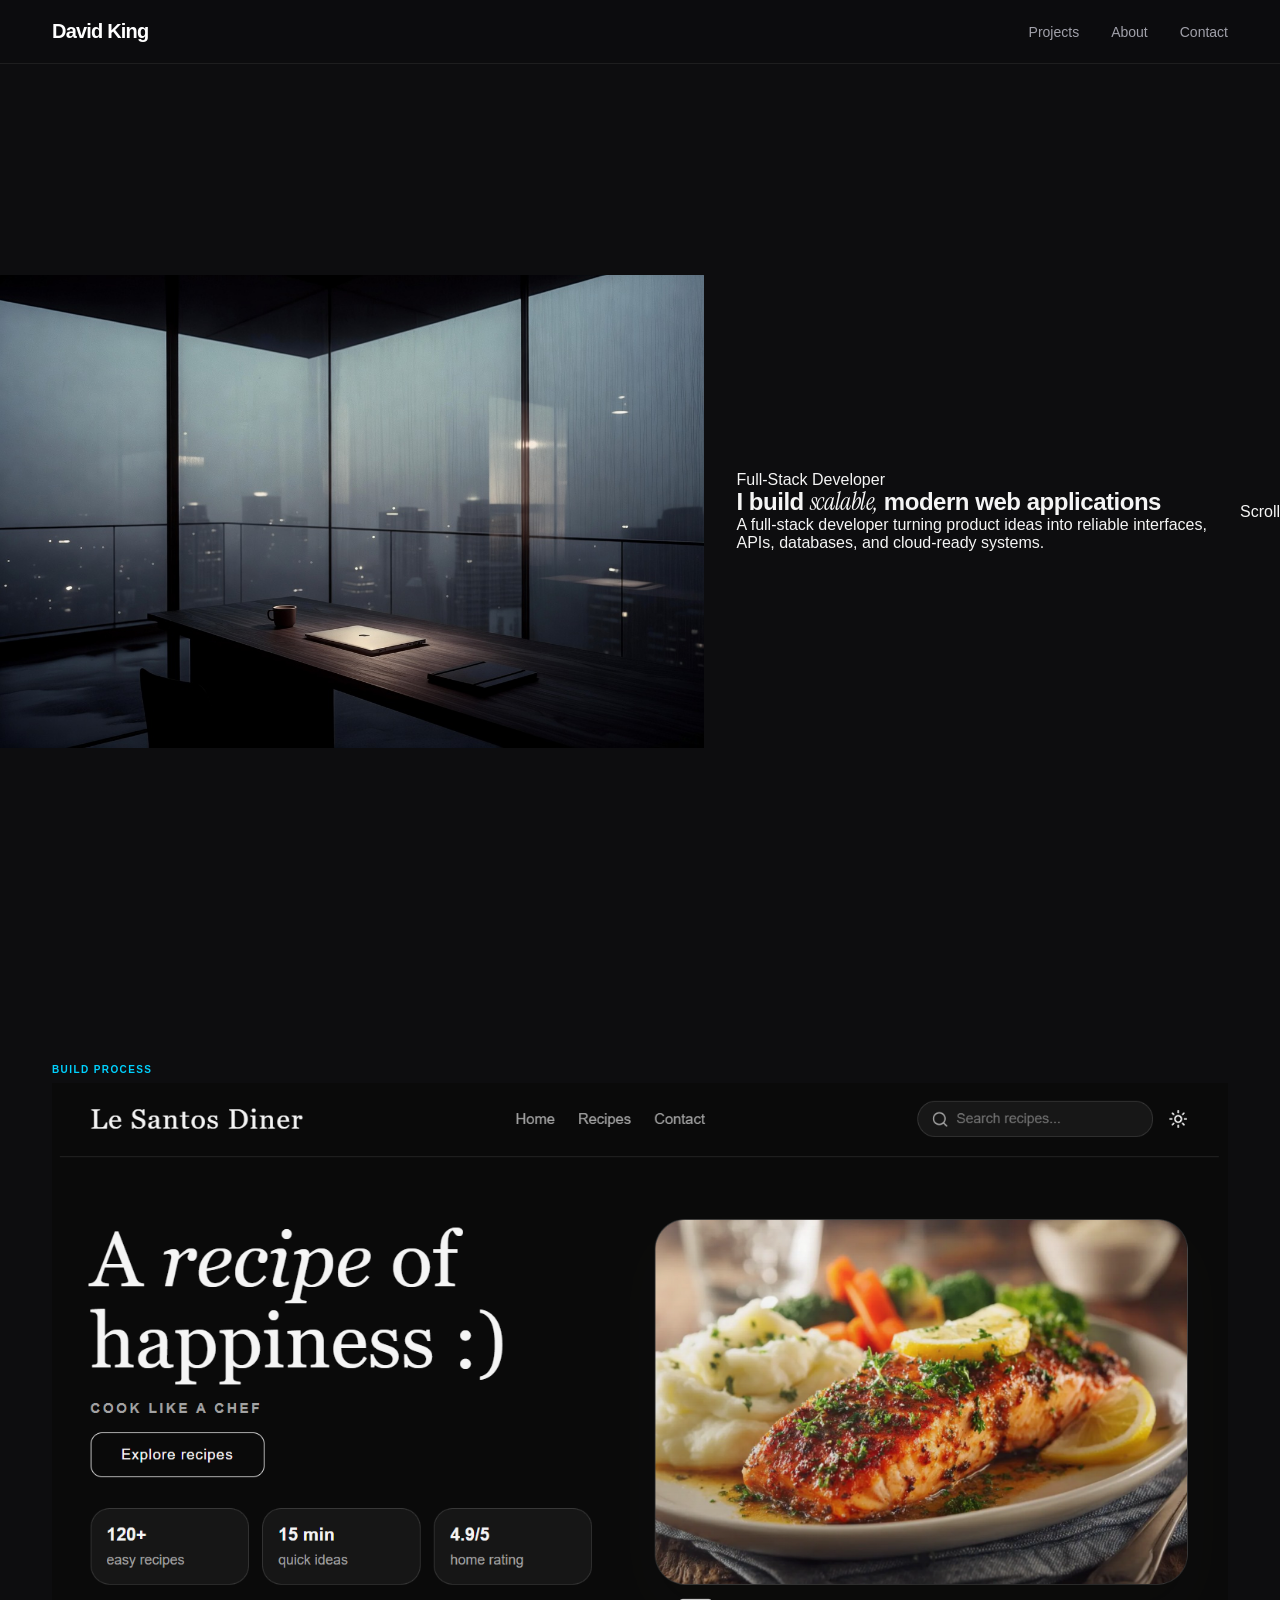
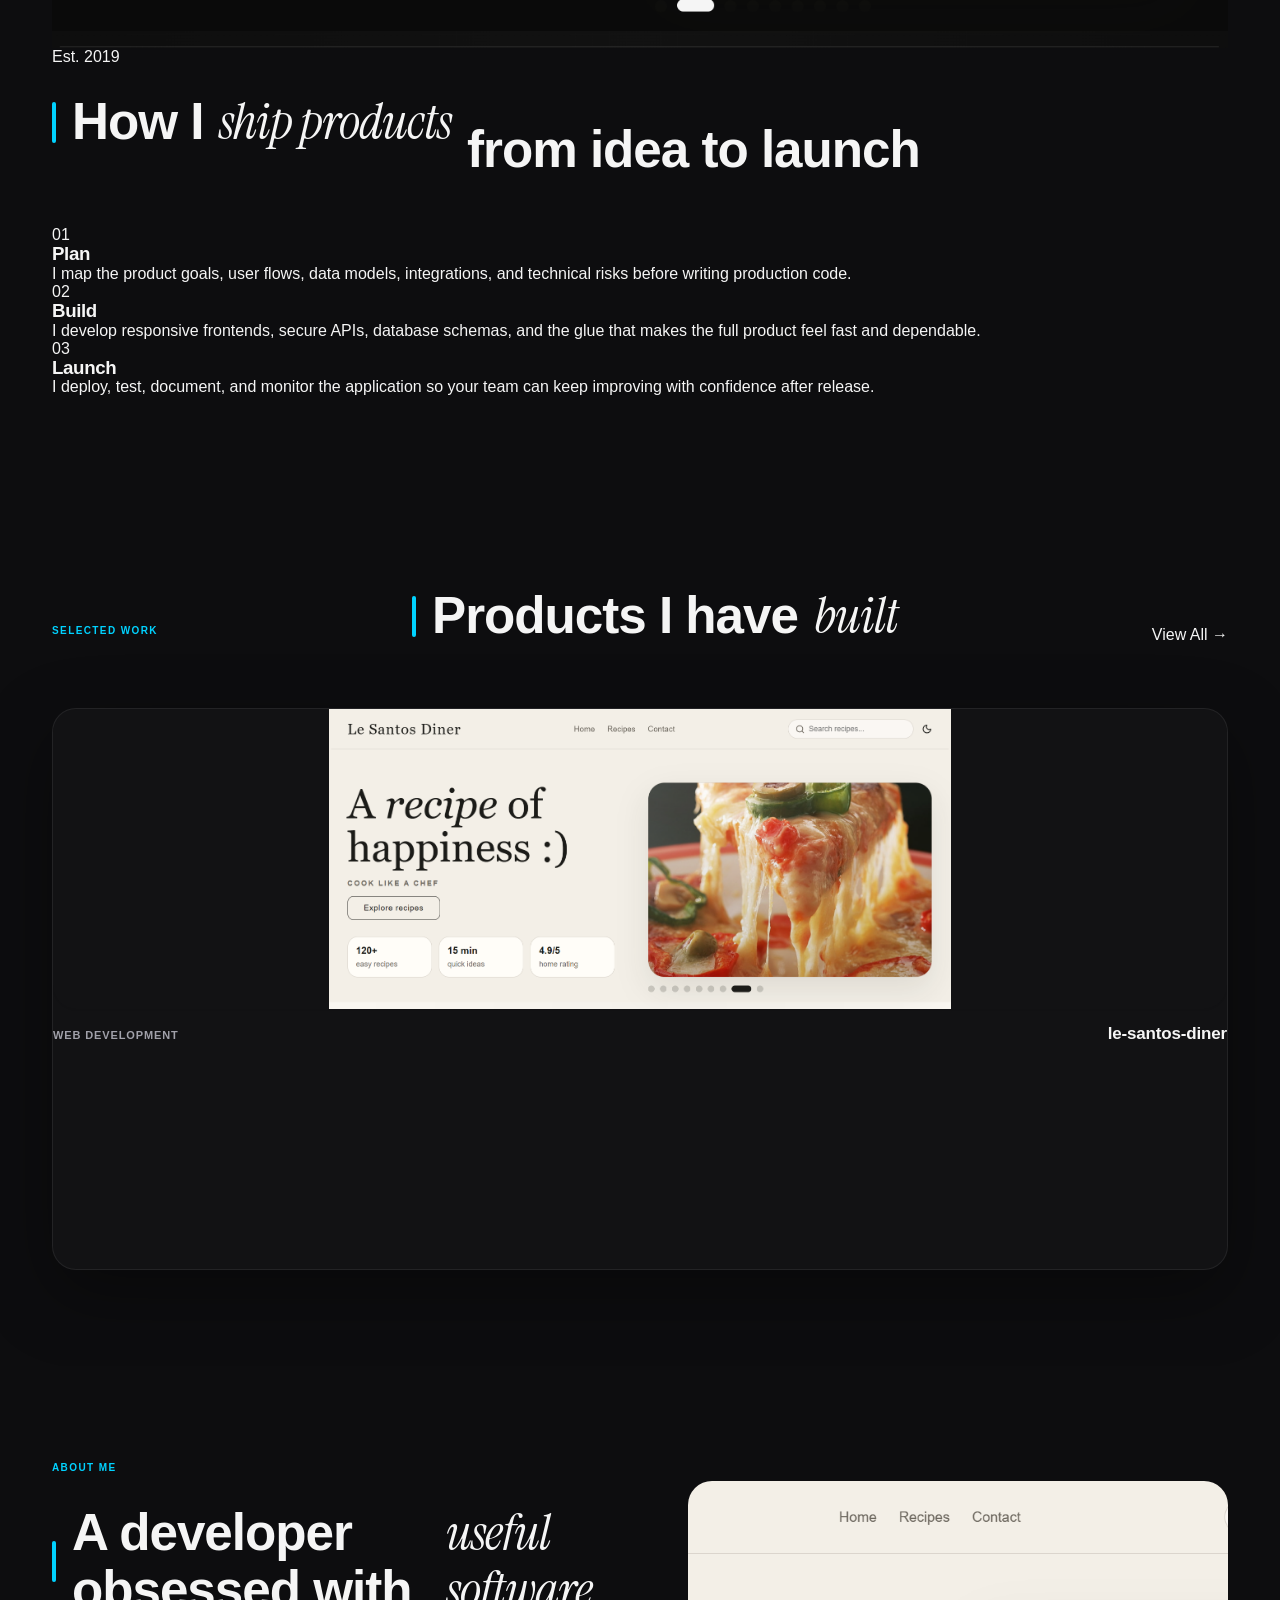
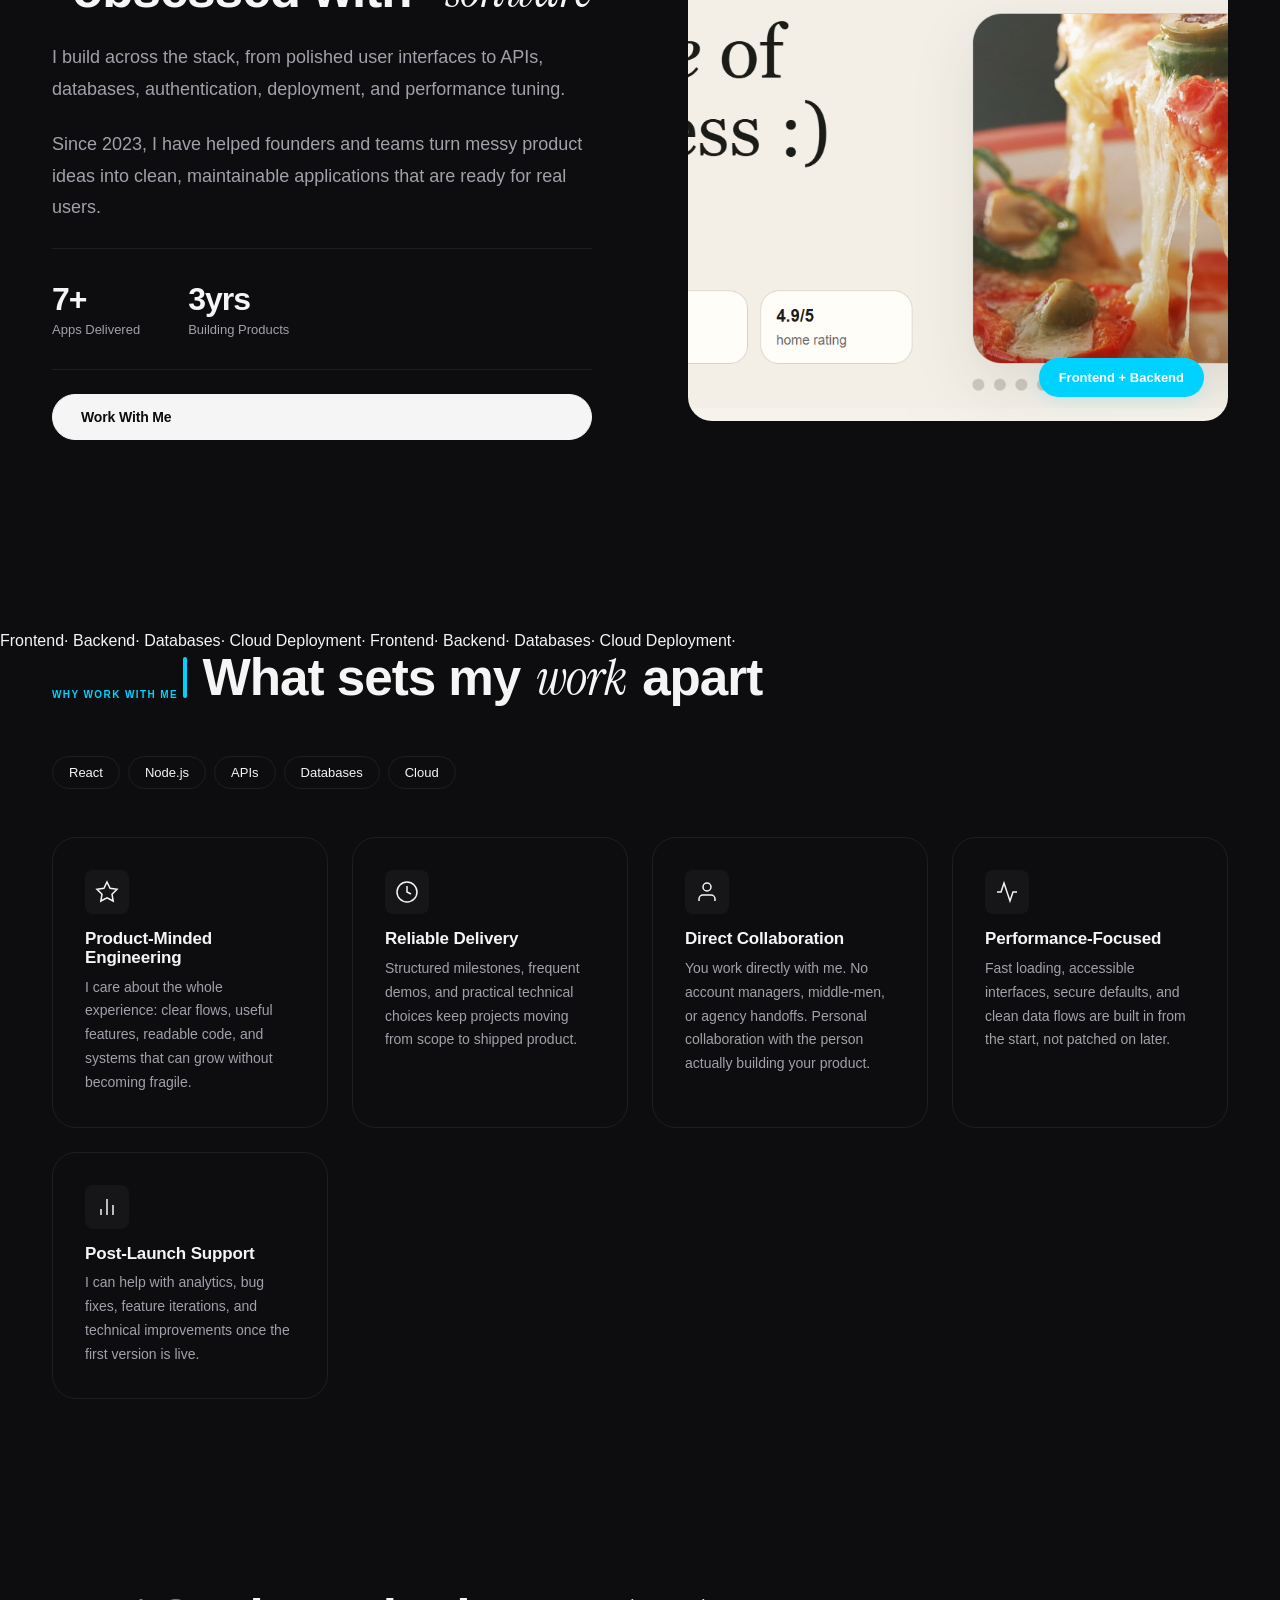
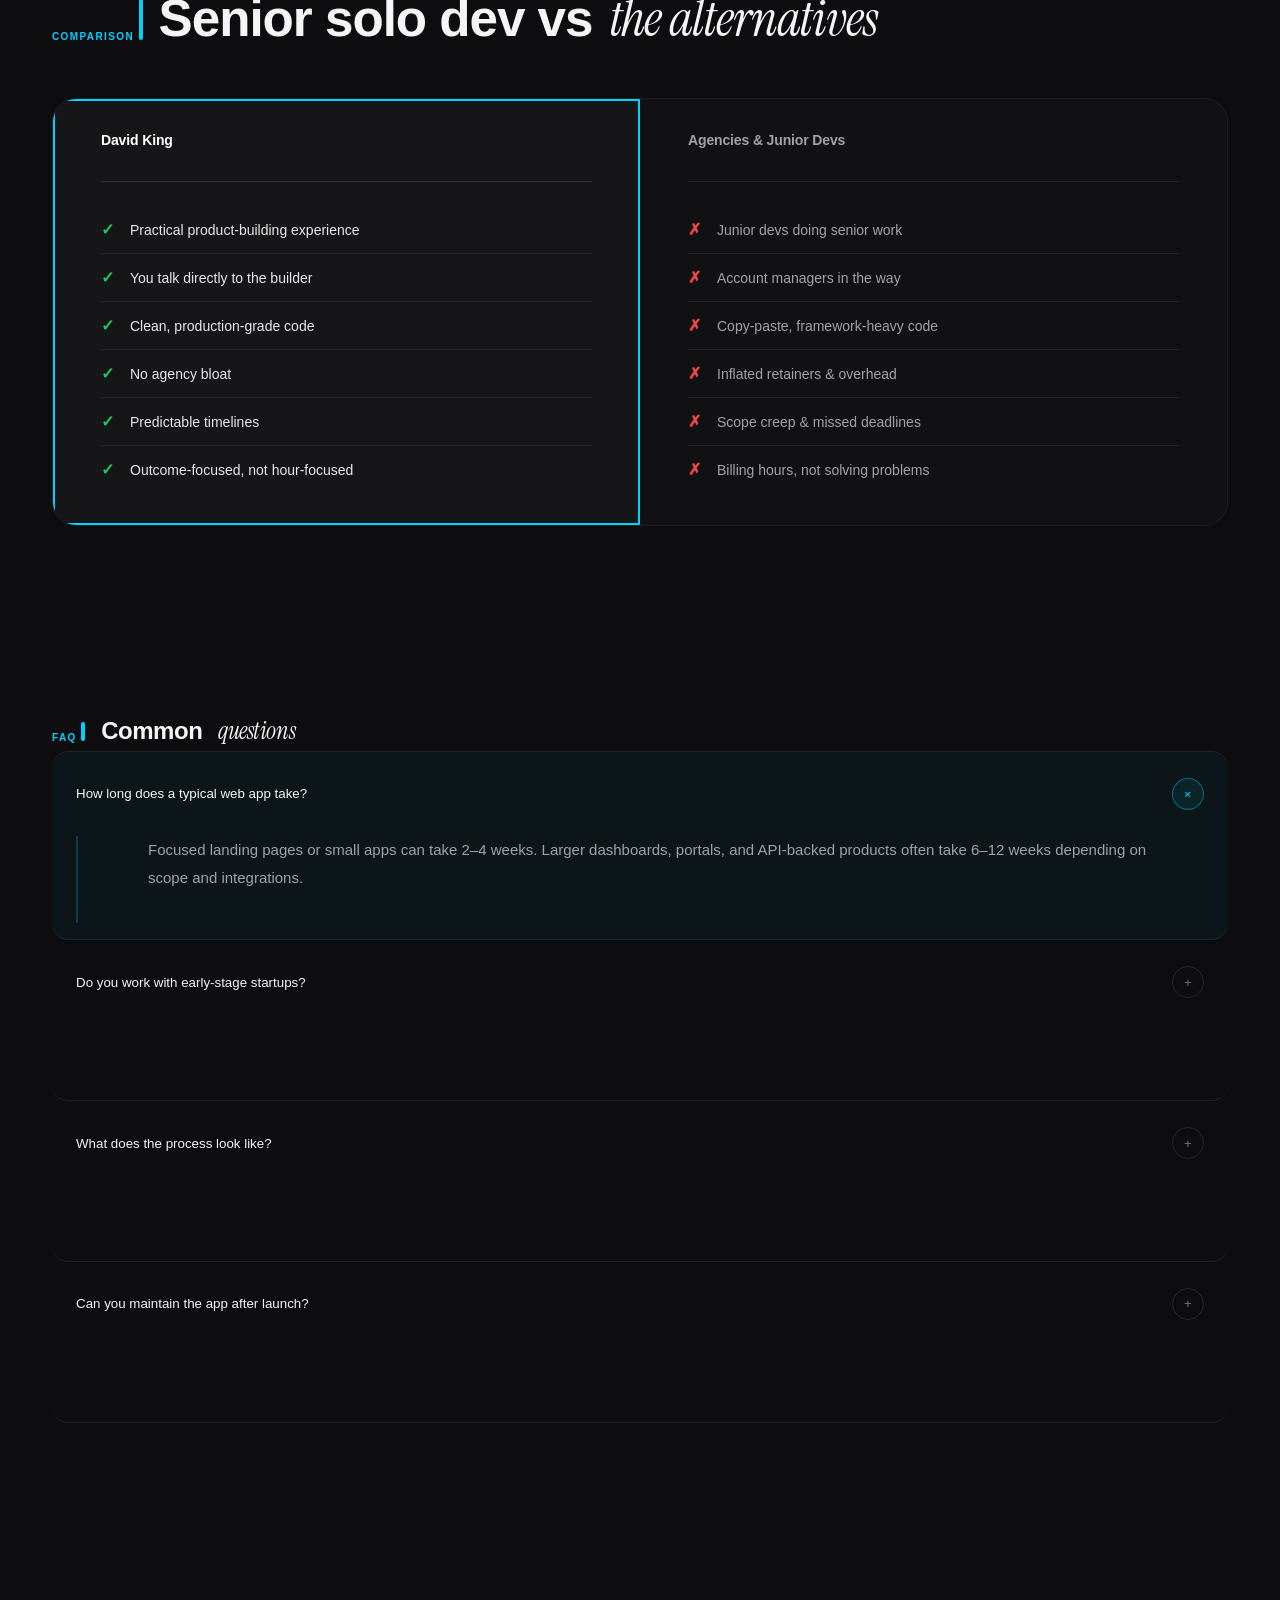
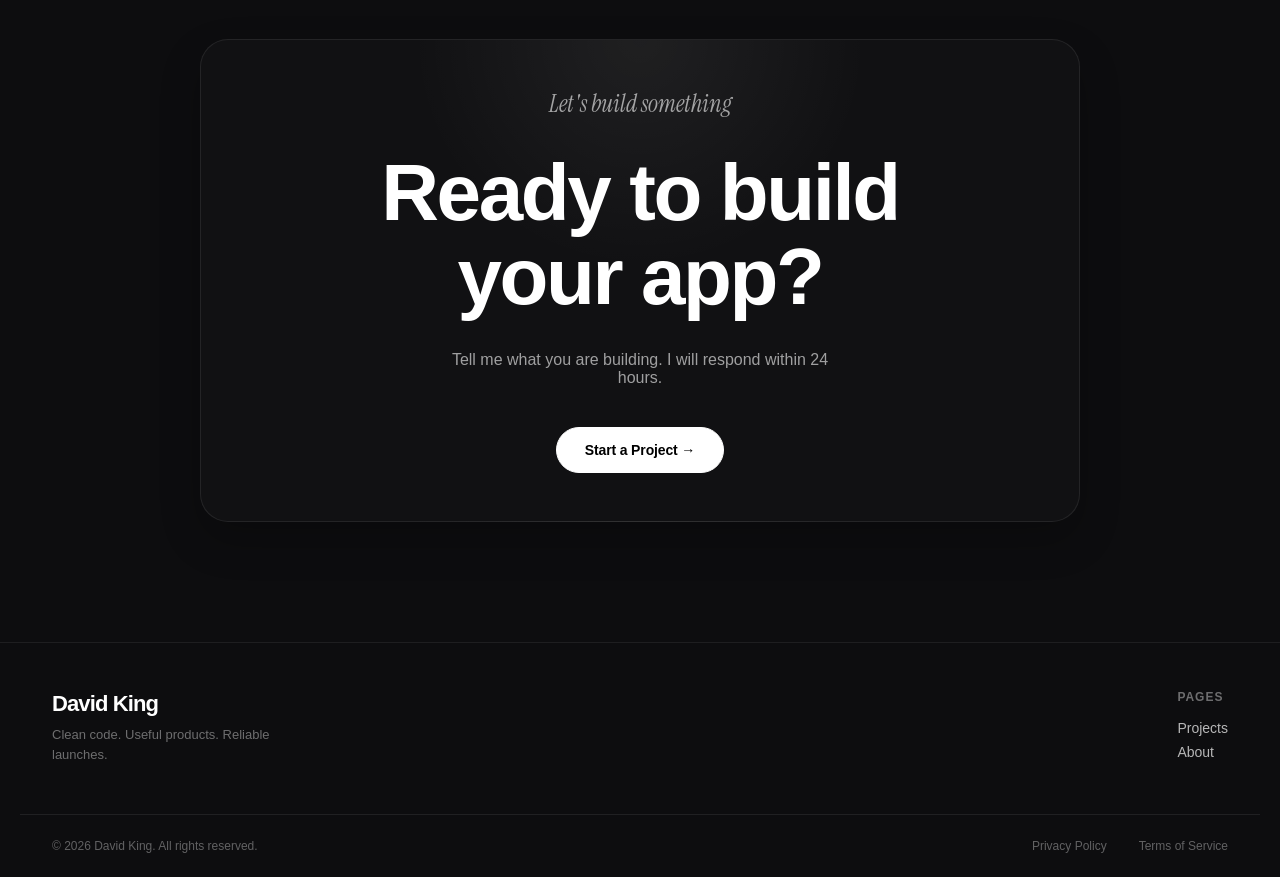
<file: index.html>
<!DOCTYPE html>
<html lang="en">

<head>
  <meta charset="UTF-8">
  <meta name="viewport" content="width=device-width, initial-scale=1.0">
  <title>David King — Full-Stack Developer</title>
  <meta name="description"
    content="David King is a full-stack developer building fast, accessible web apps, scalable backends, and polished product experiences for startups and growing teams.">
  <meta property="og:type" content="website">
  <meta property="og:title" content="David King — Full-Stack Developer">
  <meta property="og:description"
    content="Full-stack developer portfolio featuring web apps, APIs, dashboards, and production-grade digital products.">
  <meta name="twitter:card" content="summary_large_image">
  <link rel="preconnect" href="https://fonts.googleapis.com">
  <link rel="preconnect" href="https://fonts.gstatic.com" crossorigin>
  <link
    href="https://fonts.googleapis.com/css2?family=Inter:ital,wght@0,300;0,400;0,500;0,600;0,700;0,900;1,400;1,700;1,900&family=Instrument+Serif:ital@1&display=swap"
    rel="stylesheet">
  <link rel="stylesheet" href="css/style.css">
</head>

<body>
  <!-- Custom Cursor -->
  <div id="cursor" class="cursor"></div>
  <div id="cursor-follower" class="cursor-follower">
    <span class="cursor-text"></span>
  </div>

  <!-- Navigation -->
  <header id="navbar" class="navbar">
    <div class="nav-available">
      <span class="available-dot"></span>
      Available for work
    </div>
    <nav class="nav-inner container">
      <a href="/" class="nav-logo" id="nav-logo-link">David King</a>
      <ul class="nav-links" id="nav-links">
        <li><a href="#projects" class="nav-link">Projects</a></li>
        <li><a href="#about" class="nav-link">About</a></li>
        <li><a href="#contact" class="nav-link">Contact</a></li>
      </ul>

      <button class="hamburger" id="hamburger" aria-label="Toggle menu">
        <span></span><span></span><span></span>
      </button>
    </nav>
  </header>

  <!-- Mobile Menu -->
  <div class="mobile-menu" id="mobile-menu">
    <div class="mobile-menu-inner">
      <ul class="mobile-nav-links">
        <li><a href="#projects" class="mobile-nav-link">Projects</a></li>
        <li><a href="#about" class="mobile-nav-link">About</a></li>
        <li><a href="#contact" class="mobile-nav-link">Contact</a></li>
      </ul>

    </div>
  </div>

  <main>
    <!-- Hero Section -->
    <section class="hero" id="hero">
      <div class="hero-bg">
        <img src="images/hero.jpg" alt="Hero background" class="hero-bg-img" id="hero-parallax">
        <div class="hero-overlay"></div>
      </div>
      <div class="hero-content container">
        <div class="hero-badge reveal-item" id="hero-badge">
          <span class="badge-text">Full-Stack Developer</span>
        </div>
        <h1 class="hero-title">
          <span class="word-reveal">I build</span>
          <span class="word-reveal italic-serif">scalable,</span>
          <span class="word-reveal">modern</span>
          <span class="word-reveal">web</span>
          <span class="word-reveal">applications</span>
        </h1>
        <p class="hero-sub reveal-item">A full-stack developer turning product ideas into reliable interfaces, APIs,
          databases, and cloud-ready systems.</p>
      </div>
      <div class="hero-scroll-indicator">
        <div class="scroll-line"></div>
        <span>Scroll</span>
      </div>
    </section>


    <!-- Process Section -->
    <section class="process section-pad" id="process">
      <div class="container">
        <div class="section-label reveal-item">Build Process</div>
        <div class="process-layout">
          <div class="process-image reveal-item reveal-left">
            <img src="images/Projects/Le-santos/dark.png" alt="Le Santos Diner dark interface preview" class="process-img">
            <div class="process-img-badge">
              <span>Est. 2019</span>
            </div>
          </div>
          <div class="process-steps">
            <div class="process-header reveal-item">
              <h2>How I <em class="italic-serif">ship products</em><br>from idea to launch</h2>
            </div>
            <div class="process-step reveal-item" data-step="01">
              <div class="step-number">01</div>
              <div class="step-content">
                <h3>Plan</h3>
                <p>I map the product goals, user flows, data models, integrations, and technical risks before writing
                  production code.</p>
              </div>
            </div>
            <div class="process-step reveal-item" data-step="02">
              <div class="step-number">02</div>
              <div class="step-content">
                <h3>Build</h3>
                <p>I develop responsive frontends, secure APIs, database schemas, and the glue that makes the full
                  product feel fast and dependable.</p>
              </div>
            </div>
            <div class="process-step reveal-item" data-step="03">
              <div class="step-number">03</div>
              <div class="step-content">
                <h3>Launch</h3>
                <p>I deploy, test, document, and monitor the application so your team can keep improving with
                  confidence after release.</p>
              </div>
            </div>
          </div>
        </div>
      </div>
    </section>


    <!-- Projects Section -->
    <section class="projects section-pad" id="projects">
      <div class="container">
        <div class="projects-header reveal-item">
          <div class="section-label">Selected Work</div>
          <h2>Products I have <em class="italic-serif">built</em></h2>
          <a href="projects.html" class="view-all-link">View All →</a>
        </div>
        <div class="projects-slideshow-container reveal-item">
          <div class="projects-slideshow-track">
            <a class="project-card project-slide active" href="https://le-santos-dinner.vercel.app/" target="_blank"
              rel="noopener" data-cursor-text="View">
              <div class="project-card-img">
                <img src="images/Projects/Le-santos/light.png" alt="Le Santos Diner light website preview">
                <div class="project-overlay">
                  <span class="overlay-text">View Project</span>
                </div>
              </div>
              <div class="project-card-info">
                <span class="project-tag">Web Development</span>
                <h3 class="project-title">le-santos-diner</h3>
              </div>
            </a>
          </div>
        </div>
      </div>
    </section>

    <!-- About Section -->
    <section class="about section-pad" id="about">
      <div class="container">
        <div class="about-layout">
          <div class="about-left reveal-item reveal-left">
            <div class="section-label">About Me</div>
            <h2>A developer obsessed with <em class="italic-serif">useful software</em></h2>
            <p class="about-body">I build across the stack, from polished user interfaces to APIs, databases,
              authentication, deployment, and performance tuning.</p>
            <p class="about-body">Since 2023, I have helped founders and teams turn messy product ideas into clean,
              maintainable applications that are ready for real users.</p>
            <div class="about-stats">
              <div class="stat-item">
                <span class="stat-number">7+</span>
                <span class="stat-label">Apps Delivered</span>
              </div>
              <div class="stat-item">
                <span class="stat-number">3yrs</span>
                <span class="stat-label">Building Products</span>
              </div>
            </div>
            <a href="#contact" class="btn btn-primary magnetic-btn">Work With Me</a>
          </div>
          <div class="about-right reveal-item reveal-right">
            <div class="about-img-stack">
              <img src="images/Projects/Le-santos/light.png" alt="Le Santos Diner responsive website interface" class="about-img-main">
              <div class="about-img-badge">
                <span>Frontend + Backend</span>
              </div>
            </div>
          </div>
        </div>
      </div>
    </section>



    <!-- Why Us Section -->
    <section class="why-us section-pad" id="why-us">
      <div class="why-us-marquee-band">
        <div class="why-marquee-inner">
          <span>Frontend</span><span class="mx">·</span>
          <span>Backend</span><span class="mx">·</span>
          <span>Databases</span><span class="mx">·</span>
          <span>Cloud Deployment</span><span class="mx">·</span>
          <span>Frontend</span><span class="mx">·</span>
          <span>Backend</span><span class="mx">·</span>
          <span>Databases</span><span class="mx">·</span>
          <span>Cloud Deployment</span><span class="mx">·</span>
        </div>
      </div>
      <div class="container">
        <div class="why-us-header reveal-item">
          <div class="section-label">Why Work With Me</div>
          <h2>What sets my <em class="italic-serif">work</em> apart</h2>
        </div>
        <div class="skills-scroll">
          <div class="skills-track">
            <span class="skill-badge">React</span>
            <span class="skill-badge">Node.js</span>
            <span class="skill-badge">APIs</span>
            <span class="skill-badge">Databases</span>
            <span class="skill-badge">Cloud</span>
          </div>
        </div>
        <div class="features-grid">
          <div class="feature-card reveal-item">
            <div class="feature-icon">
              <svg width="24" height="24" viewBox="0 0 24 24" fill="none" stroke="currentColor" stroke-width="1.5">
                <path
                  d="M12 2l3.09 6.26L22 9.27l-5 4.87 1.18 6.88L12 17.77l-6.18 3.25L7 14.14 2 9.27l6.91-1.01L12 2z" />
              </svg>
            </div>
            <h3>Product-Minded Engineering</h3>
            <p>I care about the whole experience: clear flows, useful features, readable code, and systems that can
              grow without becoming fragile.</p>
          </div>
          <div class="feature-card reveal-item">
            <div class="feature-icon">
              <svg width="24" height="24" viewBox="0 0 24 24" fill="none" stroke="currentColor" stroke-width="1.5">
                <circle cx="12" cy="12" r="10" />
                <polyline points="12 6 12 12 16 14" />
              </svg>
            </div>
            <h3>Reliable Delivery</h3>
            <p>Structured milestones, frequent demos, and practical technical choices keep projects moving from scope to
              shipped product.</p>
          </div>
          <div class="feature-card reveal-item">
            <div class="feature-icon">
              <svg width="24" height="24" viewBox="0 0 24 24" fill="none" stroke="currentColor" stroke-width="1.5">
                <path d="M20 21v-2a4 4 0 0 0-4-4H8a4 4 0 0 0-4 4v2" />
                <circle cx="12" cy="7" r="4" />
              </svg>
            </div>
            <h3>Direct Collaboration</h3>
            <p>You work directly with me. No account managers, middle-men, or agency handoffs. Personal collaboration
              with the person actually building your product.</p>
          </div>
          <div class="feature-card reveal-item">
            <div class="feature-icon">
              <svg width="24" height="24" viewBox="0 0 24 24" fill="none" stroke="currentColor" stroke-width="1.5">
                <polyline points="22 12 18 12 15 21 9 3 6 12 2 12" />
              </svg>
            </div>
            <h3>Performance-Focused</h3>
            <p>Fast loading, accessible interfaces, secure defaults, and clean data flows are built in from the start,
              not patched on later.</p>
          </div>
          <div class="feature-card reveal-item">
            <div class="feature-icon">
              <svg width="24" height="24" viewBox="0 0 24 24" fill="none" stroke="currentColor" stroke-width="1.5">
                <line x1="18" y1="20" x2="18" y2="10" />
                <line x1="12" y1="20" x2="12" y2="4" />
                <line x1="6" y1="20" x2="6" y2="14" />
              </svg>
            </div>
            <h3>Post-Launch Support</h3>
            <p>I can help with analytics, bug fixes, feature iterations, and technical improvements once the first
              version is live.</p>
          </div>
        </div>
      </div>
    </section>



    <!-- Comparison Table -->
    <section class="comparison section-pad" id="comparison">
      <div class="container">
        <div class="comparison-header reveal-item">
          <div class="section-label">Comparison</div>
          <h2>Senior solo dev vs <em class="italic-serif">the alternatives</em></h2>
        </div>
        <div class="comparison-table reveal-item">
          <div class="comparison-col comparison-col--fade">
            <div class="col-header">
              <span class="col-label col-label--fade">David King</span>
            </div>
            <div class="comparison-row"><span class="check">✓</span> Practical product-building experience</div>
            <div class="comparison-row"><span class="check">✓</span> You talk directly to the builder</div>
            <div class="comparison-row"><span class="check">✓</span> Clean, production-grade code</div>
            <div class="comparison-row"><span class="check">✓</span> No agency bloat</div>
            <div class="comparison-row"><span class="check">✓</span> Predictable timelines</div>
            <div class="comparison-row"><span class="check">✓</span> Outcome-focused, not hour-focused</div>
          </div>
          <div class="comparison-col comparison-col--others">
            <div class="col-header">
              <span class="col-label col-label--others">Agencies &amp; Junior Devs</span>
            </div>
            <div class="comparison-row"><span class="cross">✗</span> Junior devs doing senior work</div>
            <div class="comparison-row"><span class="cross">✗</span> Account managers in the way</div>
            <div class="comparison-row"><span class="cross">✗</span> Copy-paste, framework-heavy code</div>
            <div class="comparison-row"><span class="cross">✗</span> Inflated retainers &amp; overhead</div>
            <div class="comparison-row"><span class="cross">✗</span> Scope creep &amp; missed deadlines</div>
            <div class="comparison-row"><span class="cross">✗</span> Billing hours, not solving problems</div>
          </div>
        </div>
      </div>
    </section>

    <!-- FAQ Section -->
    <section class="faq section-pad" id="faq">
      <div class="container">
        <div class="faq-center">
          <div class="faq-left reveal-item">
            <div class="section-label">FAQ</div>
            <h2 class="reveal-item" style="text-align:center">Common <em class="italic-serif">questions</em></h2>
          </div>
          <div class="faq-right">
            <div class="faq-item reveal-item active" id="faq-1">
              <button class="faq-question" aria-expanded="true">
                How long does a typical web app take?
                <span class="faq-icon">+</span>
              </button>
              <div class="faq-answer">
                <p>Focused landing pages or small apps can take 2–4 weeks. Larger dashboards, portals, and API-backed
                  products often take 6–12 weeks depending on scope and integrations.</p>
              </div>
            </div>
            <div class="faq-item reveal-item" id="faq-2">
              <button class="faq-question" aria-expanded="false">
                Do you work with early-stage startups?
                <span class="faq-icon">+</span>
              </button>
              <div class="faq-answer">
                <p>Absolutely. I work well with early teams that need an MVP, technical direction, or a production-ready
                  first version without hiring a full engineering team.</p>
              </div>
            </div>
            <div class="faq-item reveal-item" id="faq-3">
              <button class="faq-question" aria-expanded="false">
                What does the process look like?
                <span class="faq-icon">+</span>
              </button>
              <div class="faq-answer">
                <p>I follow a 3-stage process: Plan the product and architecture, build the frontend and backend, then
                  launch with testing, deployment, and documentation.</p>
              </div>
            </div>

            <div class="faq-item reveal-item" id="faq-5">
              <button class="faq-question" aria-expanded="false">
                Can you maintain the app after launch?
                <span class="faq-icon">+</span>
              </button>
              <div class="faq-answer">
                <p>Yes. I offer ongoing support for fixes, monitoring, performance improvements, new features, and
                  technical cleanup as the product grows.</p>
              </div>
            </div>
          </div>
        </div>
      </div>
    </section>


    <!-- Footer CTA -->
    <section class="footer-cta section-pad" id="contact">
      <div class="container">
        <div class="footer-cta-inner reveal-item">
          <p class="footer-cta-tag"><em class="italic-serif">Let's build something</em></p>
          <h2 class="footer-cta-headline">Ready to build<br>your app?</h2>
          <p class="footer-cta-sub">Tell me what you are building. I will respond within 24 hours.</p>
          <button type="button" class="btn btn-white magnetic-btn footer-cta-btn start-project-trigger">Start a Project
            →</button>
        </div>
      </div>
    </section>
  </main>

  <!-- Footer -->
  <footer class="footer">
    <div class="container footer-inner">
      <div class="footer-left">
        <a href="/" class="footer-logo">David King</a>
        <p class="footer-tagline">Clean code. Useful products. Reliable launches.</p>
      </div>
      <nav class="footer-nav" aria-label="Footer navigation">
        <div class="footer-nav-col">
          <h4>Pages</h4>
          <a href="#">Projects</a>
          <a href="#">About</a>
        </div>
      </nav>
    </div>
    <div class="footer-bottom container">
      <span>© 2026 David King. All rights reserved.</span>
      <div class="footer-bottom-links">
        <a href="#">Privacy Policy</a>
        <a href="#">Terms of Service</a>
      </div>
    </div>
  </footer>

  <script src="js/main.js"></script>
</body>

</html>
</file>
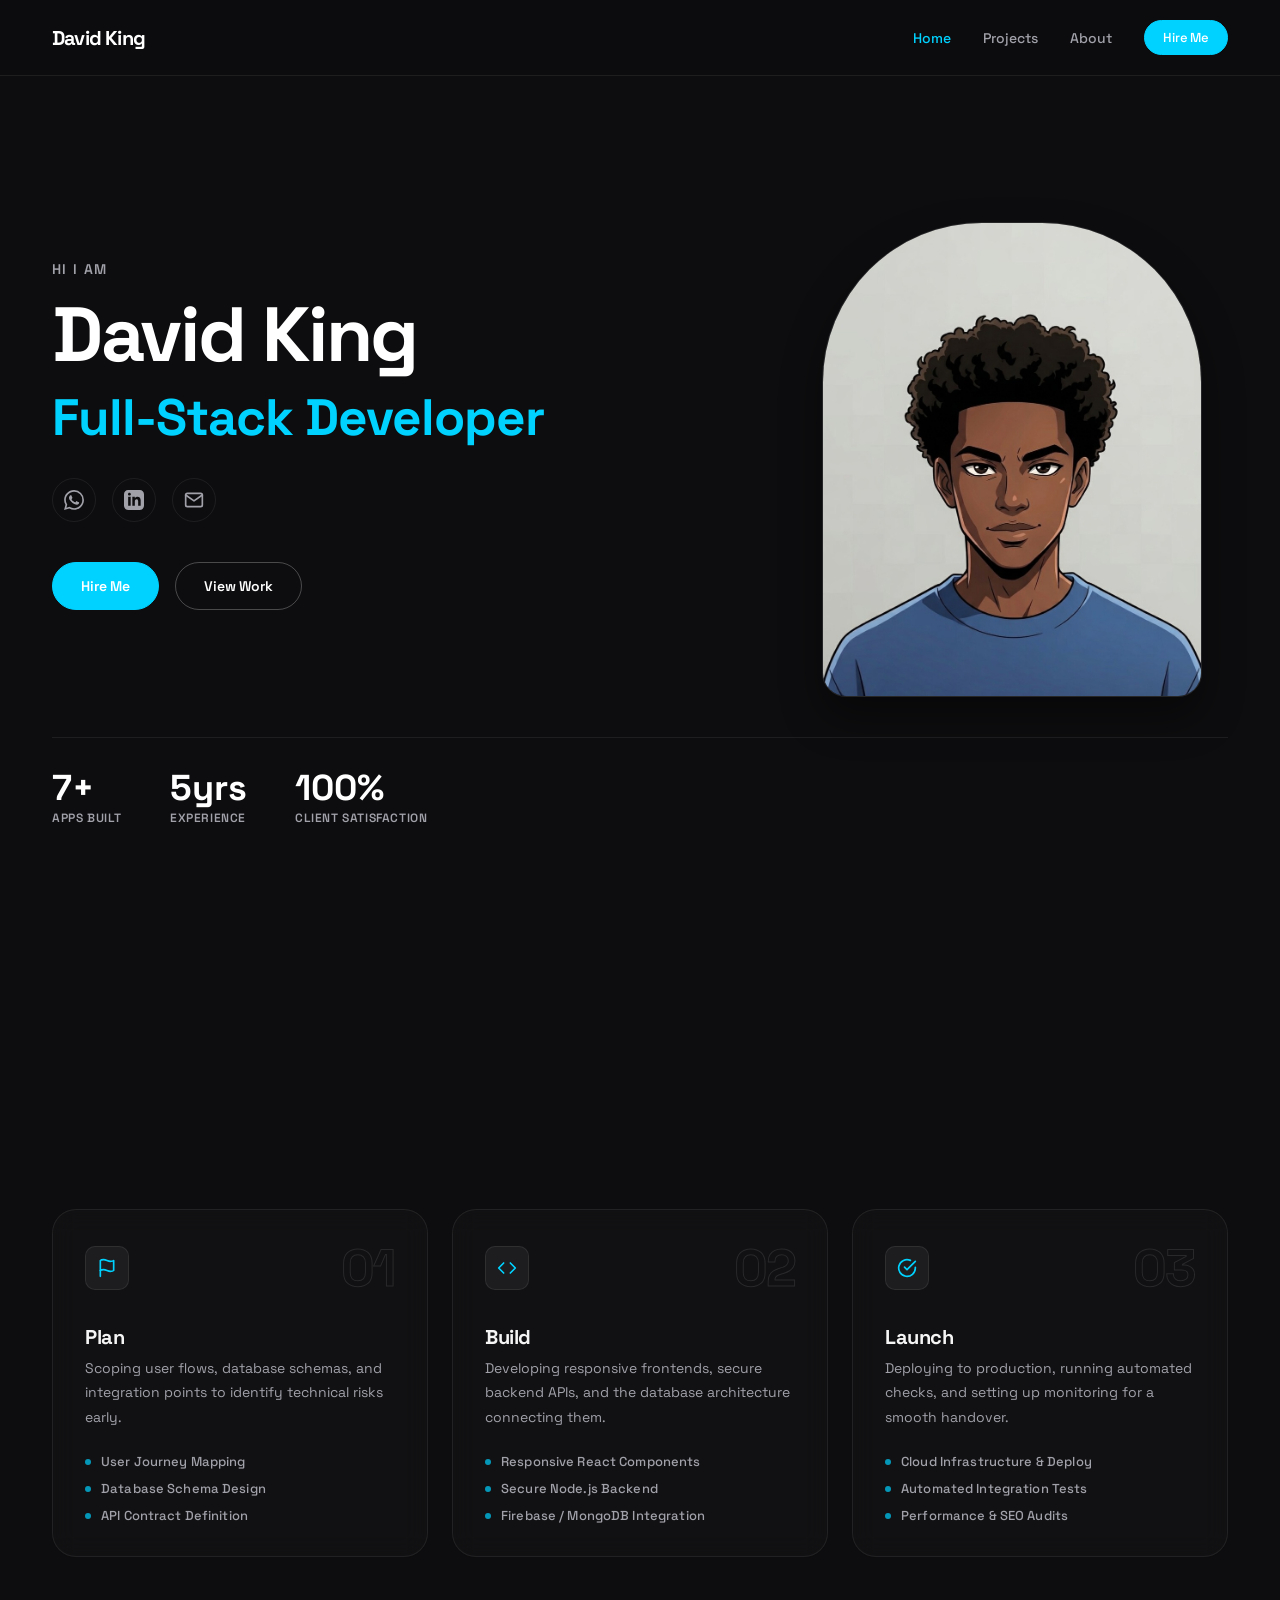
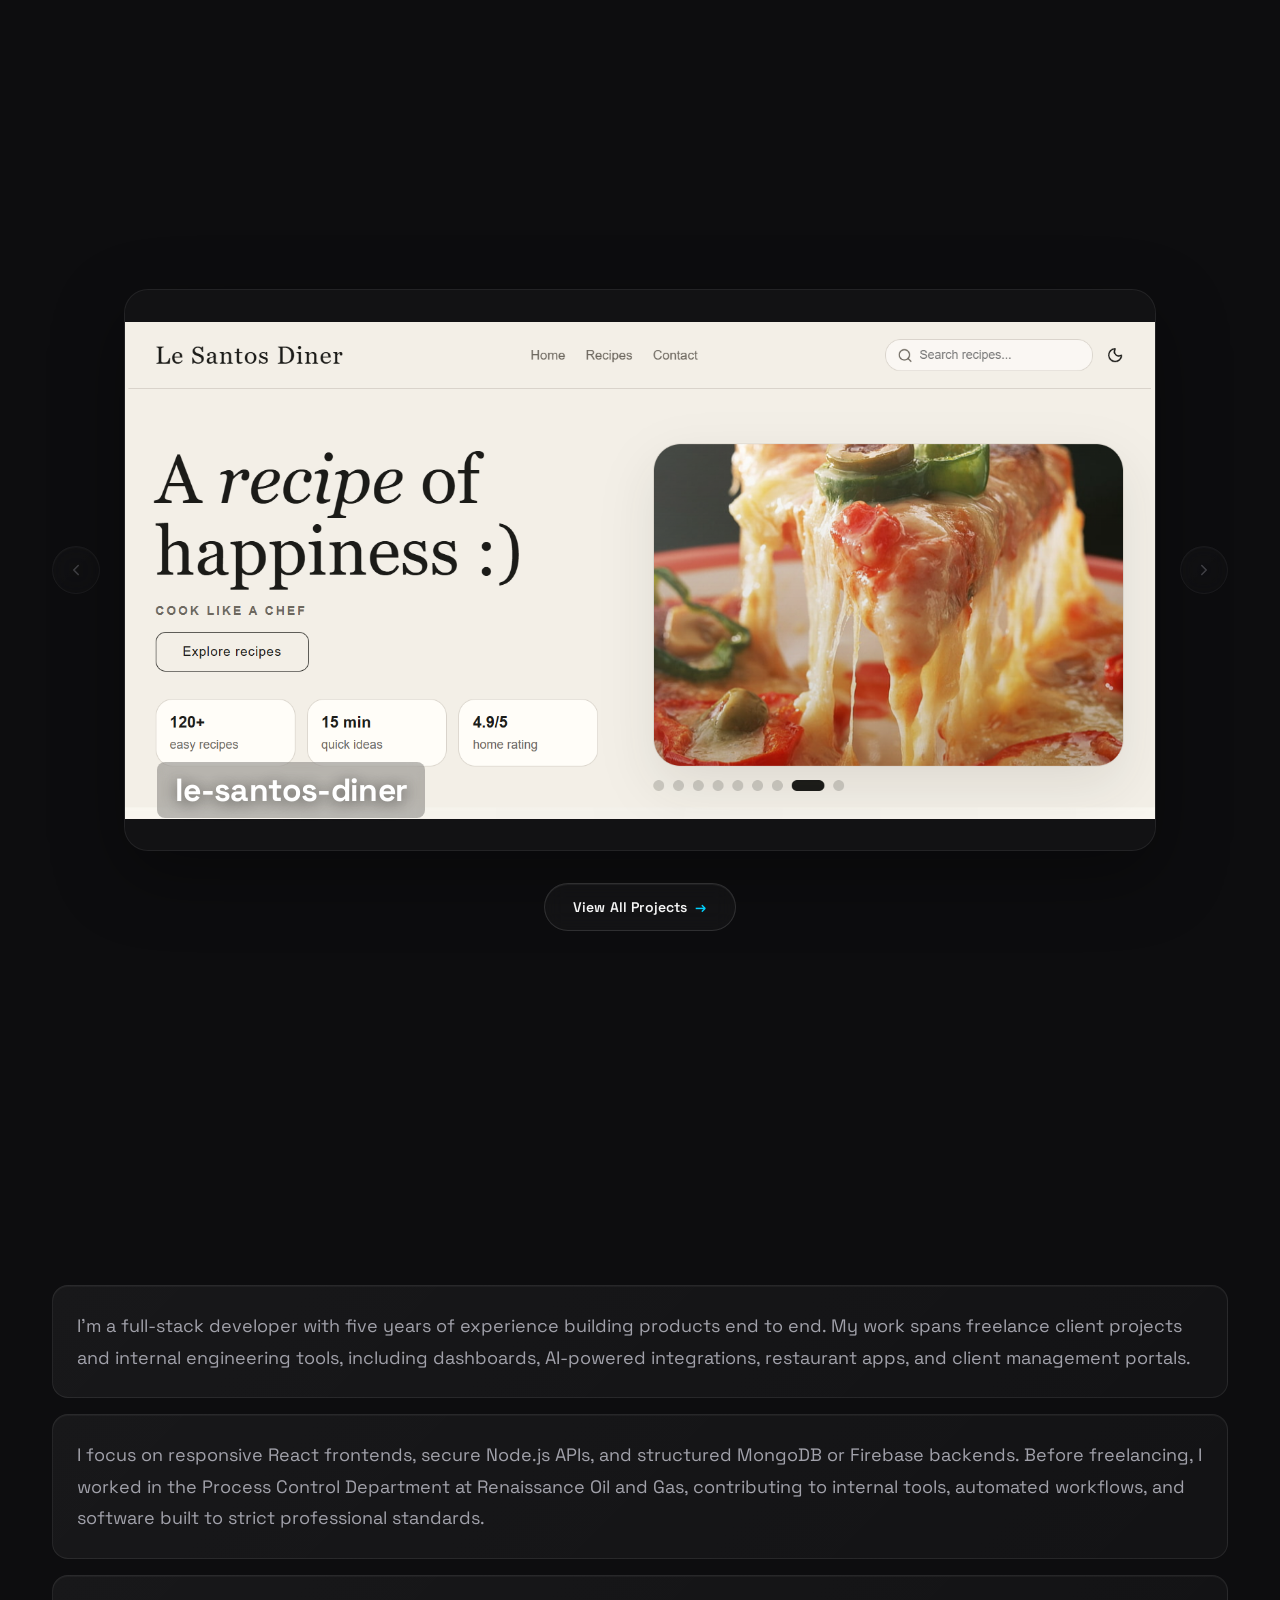
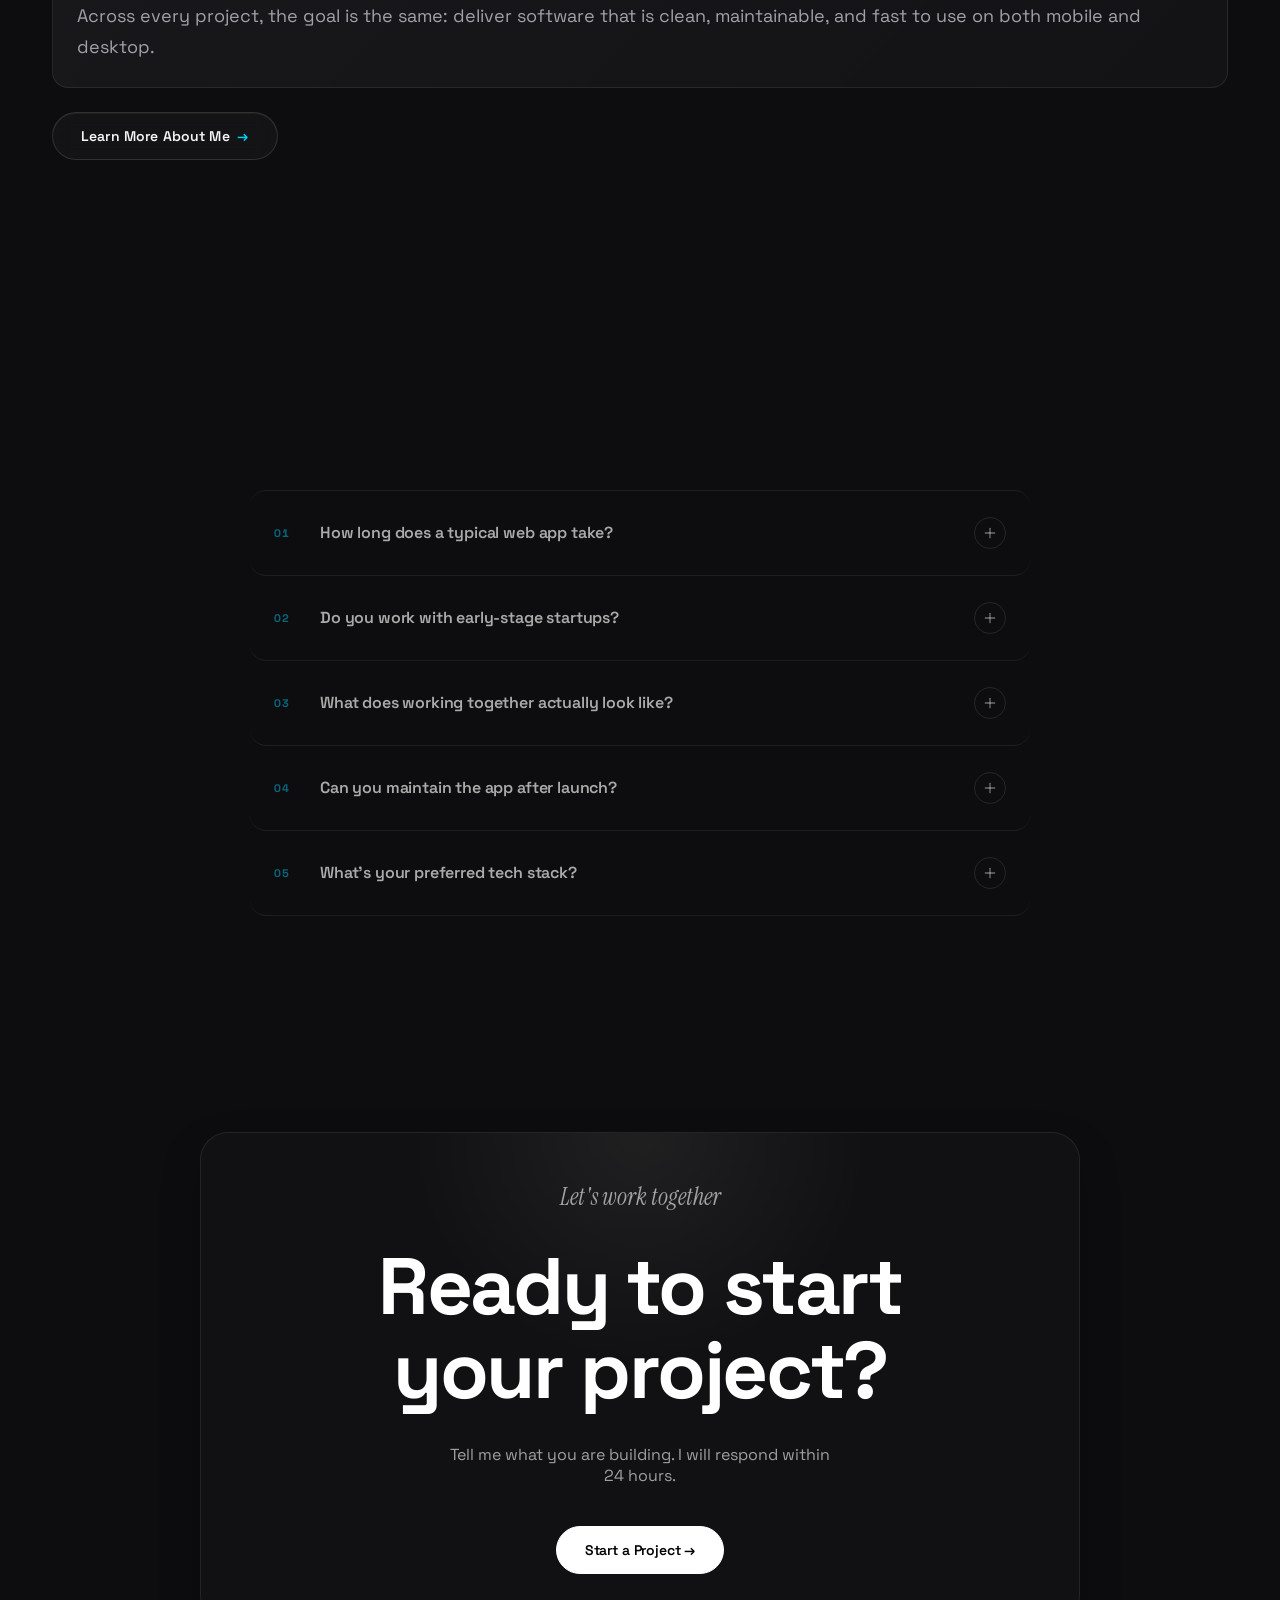
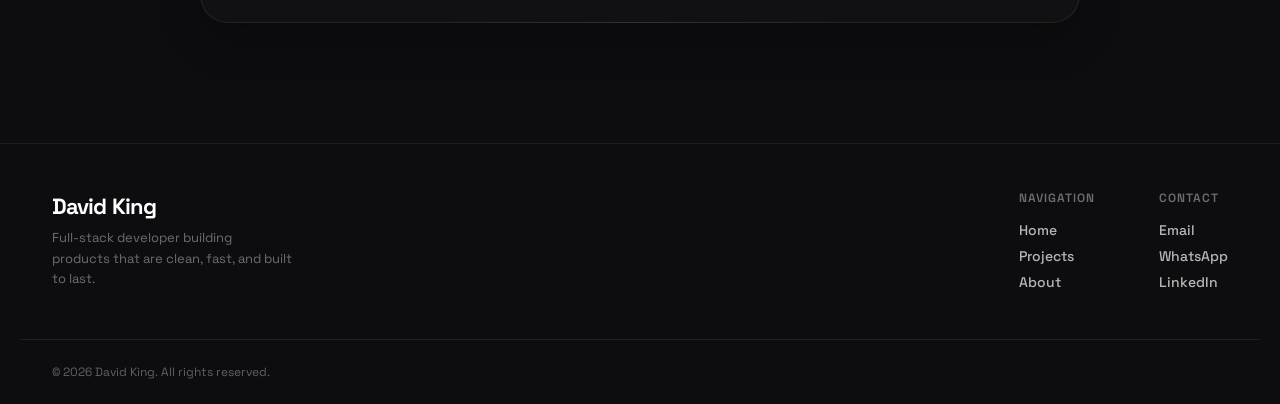
<file: html/index.html>
<!DOCTYPE html>
<html lang="en">

<head>
  <meta charset="UTF-8">
  <meta name="viewport" content="width=device-width, initial-scale=1.0">
  <title>David King - Full-Stack Developer | React &amp; Node.js</title>
  <meta name="description"
    content="David King is a full-stack developer who builds React, Node.js and Firebase products that don't just function - they leave a lasting impression.">
  <meta property="og:type" content="website">
  <meta property="og:title" content="David King - Full-Stack Developer | React &amp; Node.js">
  <meta property="og:description"
    content="Full-stack developer building React, Node.js and Firebase products with a focus on design, user experience, and creating software that stands out.">
  <meta name="twitter:card" content="summary_large_image">
  <meta property="og:url" content="https://YOUR-DOMAIN.com/">
  <meta property="og:image" content="https://YOUR-DOMAIN.com/images/og-image.png">
  <meta name="twitter:image" content="https://YOUR-DOMAIN.com/images/og-image.png">
  <link rel="canonical" href="https://YOUR-DOMAIN.com/">
  <script type="application/ld+json">
  {
    "@context": "https://schema.org",
    "@type": "Person",
    "name": "David King",
    "jobTitle": "Full-Stack Developer",
    "url": "https://YOUR-DOMAIN.com",
    "email": "davidking18222@gmail.com",
    "knowsAbout": ["React", "Node.js", "JavaScript", "MongoDB", "Firebase", "Express"]
  }
  </script>
  <link rel="icon" href="../favicon.svg" type="image/svg+xml">
  <link rel="preload" as="image" href="../images/portrait.jpg" fetchpriority="high">
  <link rel="preconnect" href="https://fonts.googleapis.com">
  <link rel="preconnect" href="https://fonts.gstatic.com" crossorigin>
  <link
    href="https://fonts.googleapis.com/css2?family=Instrument+Serif:ital@0;1&family=Space+Grotesk:wght@400;500;600;700&display=swap"
    rel="stylesheet">
  <link rel="stylesheet" href="../css/style.css">
</head>
<body class="home-page">
  <header id="navbar" class="navbar">
    <nav class="nav-inner container">
      <a href="index.html" class="nav-logo" id="nav-logo-link">David King</a>
      <ul class="nav-links" id="nav-links">
        <li><a href="index.html" class="nav-link nav-link--active" aria-current="page">
          <svg width="18" height="18" viewBox="0 0 24 24" fill="none" stroke="currentColor" stroke-width="2" stroke-linecap="round" stroke-linejoin="round"><path d="M3 9l9-7 9 7v11a2 2 0 0 1-2 2H5a2 2 0 0 1-2-2z"/><polyline points="9 22 9 12 15 12 15 22"/></svg>
          <span>Home</span>
        </a></li>
        <li><a href="projects.html" class="nav-link">
          <svg width="18" height="18" viewBox="0 0 24 24" fill="none" stroke="currentColor" stroke-width="2" stroke-linecap="round" stroke-linejoin="round"><rect x="2" y="3" width="20" height="14" rx="2"/><line x1="8" y1="21" x2="16" y2="21"/><line x1="12" y1="17" x2="12" y2="21"/></svg>
          <span>Projects</span>
        </a></li>
        <li><a href="about.html" class="nav-link">
          <svg width="18" height="18" viewBox="0 0 24 24" fill="none" stroke="currentColor" stroke-width="2" stroke-linecap="round" stroke-linejoin="round"><path d="M20 21v-2a4 4 0 0 0-4-4H8a4 4 0 0 0-4 4v2"/><circle cx="12" cy="7" r="4"/></svg>
          <span>About</span>
        </a></li>
        <li><a href="index.html#contact" class="nav-link btn btn-accent nav-accent-cta start-project-trigger">
          <svg width="18" height="18" viewBox="0 0 24 24" fill="none" stroke="currentColor" stroke-width="2" stroke-linecap="round" stroke-linejoin="round"><path d="M4 4h16c1.1 0 2 .9 2 2v12c0 1.1-.9 2-2 2H4c-1.1 0-2-.9-2-2V6c0-1.1.9-2 2-2z"/><polyline points="22,6 12,13 2,6"/></svg>
          <span>Hire Me</span>
        </a></li>
      </ul>
      <button class="hamburger" id="hamburger" aria-label="Toggle menu">
        <span></span><span></span><span></span>
      </button>
    </nav>
  </header>

  <!-- Mobile nav -->
  <nav class="mobile-menu" id="mobile-menu" aria-label="Mobile navigation">
    <div class="mobile-menu-inner">
      <a href="index.html" class="mobile-nav-link mobile-nav-link--active" aria-current="page" aria-label="Home"><svg width="20" height="20" viewBox="0 0 24 24" fill="none" stroke="currentColor" stroke-width="2" stroke-linecap="round" stroke-linejoin="round"><path d="M3 9l9-7 9 7v11a2 2 0 0 1-2 2H5a2 2 0 0 1-2-2z"/><polyline points="9 22 9 12 15 12 15 22"/></svg></a>
      <a href="projects.html" class="mobile-nav-link" aria-label="Projects"><svg width="20" height="20" viewBox="0 0 24 24" fill="none" stroke="currentColor" stroke-width="2" stroke-linecap="round" stroke-linejoin="round"><rect x="2" y="3" width="20" height="14" rx="2"/><line x1="8" y1="21" x2="16" y2="21"/><line x1="12" y1="17" x2="12" y2="21"/></svg></a>
      <a href="about.html" class="mobile-nav-link" aria-label="About"><svg width="20" height="20" viewBox="0 0 24 24" fill="none" stroke="currentColor" stroke-width="2" stroke-linecap="round" stroke-linejoin="round"><path d="M20 21v-2a4 4 0 0 0-4-4H8a4 4 0 0 0-4 4v2"/><circle cx="12" cy="7" r="4"/></svg></a>
      <a href="#contact" class="mobile-nav-link start-project-trigger" aria-label="Contact"><svg width="20" height="20" viewBox="0 0 24 24" fill="none" stroke="currentColor" stroke-width="2" stroke-linecap="round" stroke-linejoin="round"><path d="M4 4h16c1.1 0 2 .9 2 2v12c0 1.1-.9 2-2 2H4c-1.1 0-2-.9-2-2V6c0-1.1.9-2 2-2z"/><polyline points="22,6 12,13 2,6"/></svg></a>
    </div>
  </nav>
  <main id="main-content">

    <!-- Hero -->
    <section class="hero" id="home">
      <div class="hero-container container">
        <div class="hero-left">
          <p class="hero-greeting reveal-item">Hi I am</p>
          <h1 class="hero-name reveal-item">David King</h1>
          <p class="hero-role reveal-item">Full-Stack Developer</p>
          <div class="hero-social-links reveal-item">
            <a href="https://wa.me/2348159243744" target="_blank" rel="noopener" class="hero-social-btn" aria-label="WhatsApp">
              <svg width="20" height="20" fill="currentColor" viewBox="0 0 24 24">
                <path d="M17.472 14.382c-.297-.149-1.758-.867-2.03-.967-.273-.099-.471-.148-.67.15-.197.297-.767.966-.94 1.164-.173.199-.347.223-.644.075-.297-.15-1.255-.463-2.39-1.475-.883-.788-1.48-1.761-1.653-2.059-.173-.297-.018-.458.13-.606.134-.133.298-.347.446-.52.149-.174.198-.298.298-.497.099-.198.05-.371-.025-.52-.075-.149-.669-1.612-.916-2.207-.242-.579-.487-.5-.669-.51-.173-.008-.371-.01-.57-.01-.198 0-.52.074-.792.372-.272.297-1.04 1.016-1.04 2.479 0 1.462 1.065 2.875 1.213 3.074.149.198 2.096 3.2 5.077 4.487.709.306 1.262.489 1.694.625.712.227 1.36.195 1.871.118.571-.085 1.758-.719 2.006-1.413.248-.694.248-1.289.173-1.413-.074-.124-.272-.198-.57-.347m-5.421 7.403h-.004a9.87 9.87 0 01-5.031-1.378l-.361-.214-3.741.982.998-3.648-.235-.374a9.86 9.86 0 01-1.51-5.26c.001-5.45 4.436-9.884 9.888-9.884 2.64 0 5.122 1.03 6.988 2.898a9.825 9.825 0 012.893 6.994c-.003 5.45-4.437 9.884-9.885 9.884m8.413-18.297A11.815 11.815 0 0012.05 0C5.495 0 .16 5.335.157 11.892c0 2.096.547 4.142 1.588 5.945L.057 24l6.305-1.654a11.882 11.882 0 005.683 1.448h.005c6.554 0 11.89-5.335 11.893-11.893a11.821 11.821 0 00-3.48-8.413z"/>
              </svg>
            </a>
            <a href="https://linkedin.com/in/davidking" target="_blank" rel="noopener" class="hero-social-btn" aria-label="LinkedIn">
              <svg width="20" height="20" fill="currentColor" viewBox="0 0 24 24">
                <path d="M19 0h-14c-2.761 0-5 2.239-5 5v14c0 2.761 2.239 5 5 5h14c2.762 0 5-2.239 5-5v-14c0-2.761-2.238-5-5-5zm-11 19h-3v-11h3v11zm-1.5-12.268c-.966 0-1.75-.79-1.75-1.764s.784-1.764 1.75-1.764 1.75.79 1.75 1.764-.783 1.764-1.75 1.764zm13.5 12.268h-3v-5.604c0-3.368-4-3.113-4 0v5.604h-3v-11h3v1.765c1.396-2.586 7-2.777 7 2.476v6.759z"/>
              </svg>
            </a>
            <a href="mailto:davidking18222@gmail.com" class="hero-social-btn" aria-label="Email">
              <svg width="20" height="20" fill="none" stroke="currentColor" stroke-width="2" stroke-linecap="round" stroke-linejoin="round" viewBox="0 0 24 24">
                <path d="M4 4h16c1.1 0 2 .9 2 2v12c0 1.1-.9 2-2 2H4c-1.1 0-2-.9-2-2V6c0-1.1.9-2 2-2z"/>
                <polyline points="22,6 12,13 2,6"/>
              </svg>
            </a>
          </div>
          <div class="hero-cta-row reveal-item">
            <a href="#contact" class="btn btn-accent start-project-trigger">Hire Me</a>
            <a href="#projects" class="btn btn-outline-light">View Work</a>
          </div>
        </div>
        <div class="hero-right reveal-item">
          <div class="hero-portrait-wrap">
            <a href="about.html" class="hero-portrait-link" aria-label="Learn more about David King">
              <div class="hero-portrait-img-box">
                <img src="../images/portrait.jpg" alt="David King, full-stack developer" class="hero-portrait-img" width="380" height="475" fetchpriority="high">
              </div>
            </a>
          </div>
        </div>
        <div class="hero-stats-bar reveal-item">
          <div class="hero-stat">
            <span class="stat-num">7+</span>
            <span>Apps Built</span>
          </div>
          <div class="hero-stat">
            <span class="stat-num">5yrs</span>
            <span>Experience</span>
          </div>
          <div class="hero-stat">
            <span class="stat-num">100%</span>
            <span>Client Satisfaction</span>
          </div>
        </div>
      </div>
    </section>

    <!-- Build Process -->
    <section class="process section-pad" id="process">
      <div class="process-glow-container">
        <div class="process-glow-spot"></div>
      </div>
      <div class="container">
        <div class="process-header section-heading reveal-item">
          <h2>Process</h2>
        </div>

        <!--
          Mobile (home page): JS builds a scroll-driven stack inside
          #process-stack-stage using the card templates below.
          Desktop: .process-grid renders as a normal 3-column grid.
        -->
        <div class="process-scroll-track" id="process-scroll-track">
          <div class="process-stack-stage" id="process-stack-stage" aria-hidden="true"></div>
        </div>

        <div class="process-grid" id="process-cards-source">

          <!-- Step 1: Plan -->
          <div class="process-card" data-step="01">
            <div class="process-card-header">
              <div class="process-icon-box">
                <svg width="20" height="20" viewBox="0 0 24 24" fill="none" stroke="currentColor" stroke-width="2" stroke-linecap="round" stroke-linejoin="round">
                  <path d="M4 15s1-1 4-1 5 2 8 2 4-1 4-1V3s-1 1-4 1-5-2-8-2-4 1-4 1z"></path>
                  <line x1="4" y1="22" x2="4" y2="15"></line>
                </svg>
              </div>
              <span class="process-card-num">01</span>
            </div>
            <div class="process-card-content">
              <h3>Plan</h3>
              <p>Scoping user flows, database schemas, and integration points to identify technical risks early.</p>
              <ul class="process-bullets">
                <li><span class="bullet-dot"></span> User Journey Mapping</li>
                <li><span class="bullet-dot"></span> Database Schema Design</li>
                <li><span class="bullet-dot"></span> API Contract Definition</li>
              </ul>
            </div>
          </div>

          <!-- Step 2: Build -->
          <div class="process-card" data-step="02">
            <div class="process-card-header">
              <div class="process-icon-box">
                <svg width="20" height="20" viewBox="0 0 24 24" fill="none" stroke="currentColor" stroke-width="2" stroke-linecap="round" stroke-linejoin="round">
                  <polyline points="16 18 22 12 16 6"></polyline>
                  <polyline points="8 6 2 12 8 18"></polyline>
                </svg>
              </div>
              <span class="process-card-num">02</span>
            </div>
            <div class="process-card-content">
              <h3>Build</h3>
              <p>Developing responsive frontends, secure backend APIs, and the database architecture connecting them.</p>
              <ul class="process-bullets">
                <li><span class="bullet-dot"></span> Responsive React Components</li>
                <li><span class="bullet-dot"></span> Secure Node.js Backend</li>
                <li><span class="bullet-dot"></span> Firebase / MongoDB Integration</li>
              </ul>
            </div>
          </div>

          <!-- Step 3: Launch -->
          <div class="process-card" data-step="03">
            <div class="process-card-header">
              <div class="process-icon-box">
                <svg width="20" height="20" viewBox="0 0 24 24" fill="none" stroke="currentColor" stroke-width="2" stroke-linecap="round" stroke-linejoin="round">
                  <path d="M22 11.08V12a10 10 0 1 1-5.93-9.14"></path>
                  <polyline points="22 4 12 14.01 9 11.01"></polyline>
                </svg>
              </div>
              <span class="process-card-num">03</span>
            </div>
            <div class="process-card-content">
              <h3>Launch</h3>
              <p>Deploying to production, running automated checks, and setting up monitoring for a smooth handover.</p>
              <ul class="process-bullets">
                <li><span class="bullet-dot"></span> Cloud Infrastructure &amp; Deploy</li>
                <li><span class="bullet-dot"></span> Automated Integration Tests</li>
                <li><span class="bullet-dot"></span> Performance &amp; SEO Audits</li>
              </ul>
            </div>
          </div>

        </div>
        <!-- Mobile progress dots (stack mode) -->
        <div class="process-carousel-ui" id="process-stack-dots" aria-hidden="true">
          <div class="process-swipe-hint">
            <span class="process-swipe-dot active"></span>
            <span class="process-swipe-dot"></span>
            <span class="process-swipe-dot"></span>
          </div>
        </div>
      </div>
    </section>

    <!-- Projects -->
    <section class="projects section-pad" id="projects">
      <div class="container">
        <div class="projects-header section-heading reveal-item">
          <h2>Work</h2>
        </div>
        <div class="projects-slideshow-wrap reveal-item">
          <button type="button" class="slideshow-side-btn slideshow-side-btn--prev" id="projects-prev" aria-label="Previous project">
            <svg width="18" height="18" viewBox="0 0 24 24" fill="none" stroke="currentColor" stroke-width="2" stroke-linecap="round" stroke-linejoin="round" aria-hidden="true"><polyline points="15 18 9 12 15 6"/></svg>
          </button>
          <div class="projects-slideshow-container">
            <div class="projects-slideshow-track">
              <a class="project-card project-slide active" href="https://le-santos-dinner.vercel.app/" target="_blank" rel="noopener">
                <img src="../images/Projects/Le-santos/light.png" alt="Le Santos Diner website preview" width="1920" height="1080" loading="lazy">
                <span class="project-slide-name">le-santos-diner</span>
              </a>
            </div>
          </div>
          <button type="button" class="slideshow-side-btn slideshow-side-btn--next" id="projects-next" aria-label="Next project">
            <svg width="18" height="18" viewBox="0 0 24 24" fill="none" stroke="currentColor" stroke-width="2" stroke-linecap="round" stroke-linejoin="round" aria-hidden="true"><polyline points="9 18 15 12 9 6"/></svg>
          </button>
        </div>
        <div class="projects-view-all reveal-item">
          <a href="projects.html" class="btn btn-secondary magnetic-btn">View All Projects <span aria-hidden="true">&rarr;</span></a>
        </div>
      </div>
    </section>

    <!-- About -->
    <section class="about section-pad" id="about-me">
      <div class="container">
        <div class="about-page-layout about-layout">
          <div class="about-left reveal-item reveal-left">
            <div class="about-copy-block">
              <div class="about-heading section-heading reveal-item">
                <h2>About</h2>
              </div>
              <div class="about-blocks">
                <div class="about-block reveal-item">
                  <p class="about-body">I'm a full-stack developer with five years of experience building products end to end. My work spans freelance client projects and internal engineering tools, including dashboards, AI-powered integrations, restaurant apps, and client management portals.</p>
                </div>
                <div class="about-block reveal-item">
                  <p class="about-body">I focus on responsive React frontends, secure Node.js APIs, and structured MongoDB or Firebase backends. Before freelancing, I worked in the Process Control Department at Renaissance Oil and Gas, contributing to internal tools, automated workflows, and software built to strict professional standards.</p>
                </div>
                <div class="about-block reveal-item">
                  <p class="about-body">Across every project, the goal is the same: deliver software that is clean, maintainable, and fast to use on both mobile and desktop.</p>
                </div>
              </div>
              <a href="about.html" class="btn btn-secondary magnetic-btn">Learn More About Me <span aria-hidden="true">&rarr;</span></a>
            </div>
            
          </div>
        </div>
      </div>
    </section>

    <!-- FAQ -->
    <section class="faq section-pad" id="faq">
      <div class="container">

        <!-- Header -->
        <div class="faq-header section-heading reveal-item">
          <h2>FAQ</h2>
        </div>

        <!-- Accordion -->
        <div class="faq-list">

          <div class="faq-item reveal-item" id="faq-1">
            <button class="faq-question" aria-expanded="false" aria-controls="faq-answer-1">
              <span class="faq-num">01</span>
              <span class="faq-q-text">How long does a typical web app take?</span>
              <span class="faq-icon" aria-hidden="true">
                <svg width="16" height="16" viewBox="0 0 24 24" fill="none" stroke="currentColor" stroke-width="2" stroke-linecap="round" stroke-linejoin="round"><line x1="12" y1="5" x2="12" y2="19"/><line x1="5" y1="12" x2="19" y2="12"/></svg>
              </span>
            </button>
            <div class="faq-answer" id="faq-answer-1" role="region">
              <div class="faq-answer-inner">
                <p>Landing pages and polished marketing sites typically land in <strong>2–4 weeks</strong>. Full-stack web apps, dashboards, and API-heavy products run <strong>6–12 weeks</strong> depending on scope, integrations, and how well-defined the spec is going in.</p>
              </div>
            </div>
          </div>

          <div class="faq-item reveal-item" id="faq-2">
            <button class="faq-question" aria-expanded="false" aria-controls="faq-answer-2">
              <span class="faq-num">02</span>
              <span class="faq-q-text">Do you work with early-stage startups?</span>
              <span class="faq-icon" aria-hidden="true">
                <svg width="16" height="16" viewBox="0 0 24 24" fill="none" stroke="currentColor" stroke-width="2" stroke-linecap="round" stroke-linejoin="round"><line x1="12" y1="5" x2="12" y2="19"/><line x1="5" y1="12" x2="19" y2="12"/></svg>
              </span>
            </button>
            <div class="faq-answer" id="faq-answer-2" role="region">
              <div class="faq-answer-inner">
                <p>Yes — early-stage teams are often the best fit. I can own the entire stack so you ship a production-ready product without the overhead of hiring a full engineering team. I'm comfortable with ambiguity and can help shape the product, not just build it.</p>
              </div>
            </div>
          </div>

          <div class="faq-item reveal-item" id="faq-3">
            <button class="faq-question" aria-expanded="false" aria-controls="faq-answer-3">
              <span class="faq-num">03</span>
              <span class="faq-q-text">What does working together actually look like?</span>
              <span class="faq-icon" aria-hidden="true">
                <svg width="16" height="16" viewBox="0 0 24 24" fill="none" stroke="currentColor" stroke-width="2" stroke-linecap="round" stroke-linejoin="round"><line x1="12" y1="5" x2="12" y2="19"/><line x1="5" y1="12" x2="19" y2="12"/></svg>
              </span>
            </button>
            <div class="faq-answer" id="faq-answer-3" role="region">
              <div class="faq-answer-inner">
                <p>We start with a <strong>scoping call</strong> to align on goals, architecture, and timeline. From there I work in focused sprints with regular demos and async updates — no black boxes. You always know where things stand and what's coming next.</p>
              </div>
            </div>
          </div>

          <div class="faq-item reveal-item" id="faq-4">
            <button class="faq-question" aria-expanded="false" aria-controls="faq-answer-4">
              <span class="faq-num">04</span>
              <span class="faq-q-text">Can you maintain the app after launch?</span>
              <span class="faq-icon" aria-hidden="true">
                <svg width="16" height="16" viewBox="0 0 24 24" fill="none" stroke="currentColor" stroke-width="2" stroke-linecap="round" stroke-linejoin="round"><line x1="12" y1="5" x2="12" y2="19"/><line x1="5" y1="12" x2="19" y2="12"/></svg>
              </span>
            </button>
            <div class="faq-answer" id="faq-answer-4" role="region">
              <div class="faq-answer-inner">
                <p>Absolutely. I offer ongoing support retainers covering <strong>bug fixes, monitoring, performance improvements</strong>, and iterating on new features as your product grows. Many clients stay on after launch — it's often the most valuable phase.</p>
              </div>
            </div>
          </div>

          <div class="faq-item reveal-item" id="faq-5">
            <button class="faq-question" aria-expanded="false" aria-controls="faq-answer-5">
              <span class="faq-num">05</span>
              <span class="faq-q-text">What's your preferred tech stack?</span>
              <span class="faq-icon" aria-hidden="true">
                <svg width="16" height="16" viewBox="0 0 24 24" fill="none" stroke="currentColor" stroke-width="2" stroke-linecap="round" stroke-linejoin="round"><line x1="12" y1="5" x2="12" y2="19"/><line x1="5" y1="12" x2="19" y2="12"/></svg>
              </span>
            </button>
            <div class="faq-answer" id="faq-answer-5" role="region">
              <div class="faq-answer-inner">
                <p>I default to <strong>React / Next.js</strong> on the frontend, <strong>Node.js</strong> on the backend, and <strong>Firebase, Supabase, or PostgreSQL</strong> for data — but I adapt to what's already in your codebase. The right tool for the job, not the trendy one.</p>
              </div>
            </div>
          </div>

        </div>

      </div>
    </section>


    <!-- Contact / Footer CTA -->
    <section class="footer-cta section-pad" id="contact">
      <div class="container">
        <div class="footer-cta-inner reveal-item">
          <p class="footer-cta-tag"><em class="italic-serif">Let's work together</em></p>
          <h2 class="footer-cta-headline">Ready to start<br>your project?</h2>
          <p class="footer-cta-sub">Tell me what you are building. I will respond within 24 hours.</p>
          <button type="button" class="btn btn-white magnetic-btn footer-cta-btn start-project-trigger">Start a Project &rarr;</button>
        </div>
      </div>
    </section>

  </main>
  <!-- Footer -->
  <footer class="footer">
    <div class="container footer-inner">
      <div class="footer-brand">
        <span class="footer-logo">David King</span>
        <p class="footer-tagline">Full-stack developer building products that are clean, fast, and built to last.</p>
      </div>
      <nav class="footer-nav">
        <div class="footer-nav-col">
          <h4>Navigation</h4>
          <a href="index.html">Home</a>
          <a href="projects.html">Projects</a>
          <a href="about.html">About</a>
        </div>
        <div class="footer-nav-col">
          <h4>Contact</h4>
          <a href="mailto:davidking18222@gmail.com">Email</a>
          <a href="https://wa.me/2348159243744" target="_blank" rel="noopener">WhatsApp</a>
          <a href="https://linkedin.com/in/davidking" target="_blank" rel="noopener">LinkedIn</a>
        </div>
      </nav>
    </div>
    <div class="footer-bottom container">
      <span>&copy; 2026 David King. All rights reserved.</span>
    </div>
  </footer>

  <script src="../js/main.js"></script>
</body>

</html>
</file>
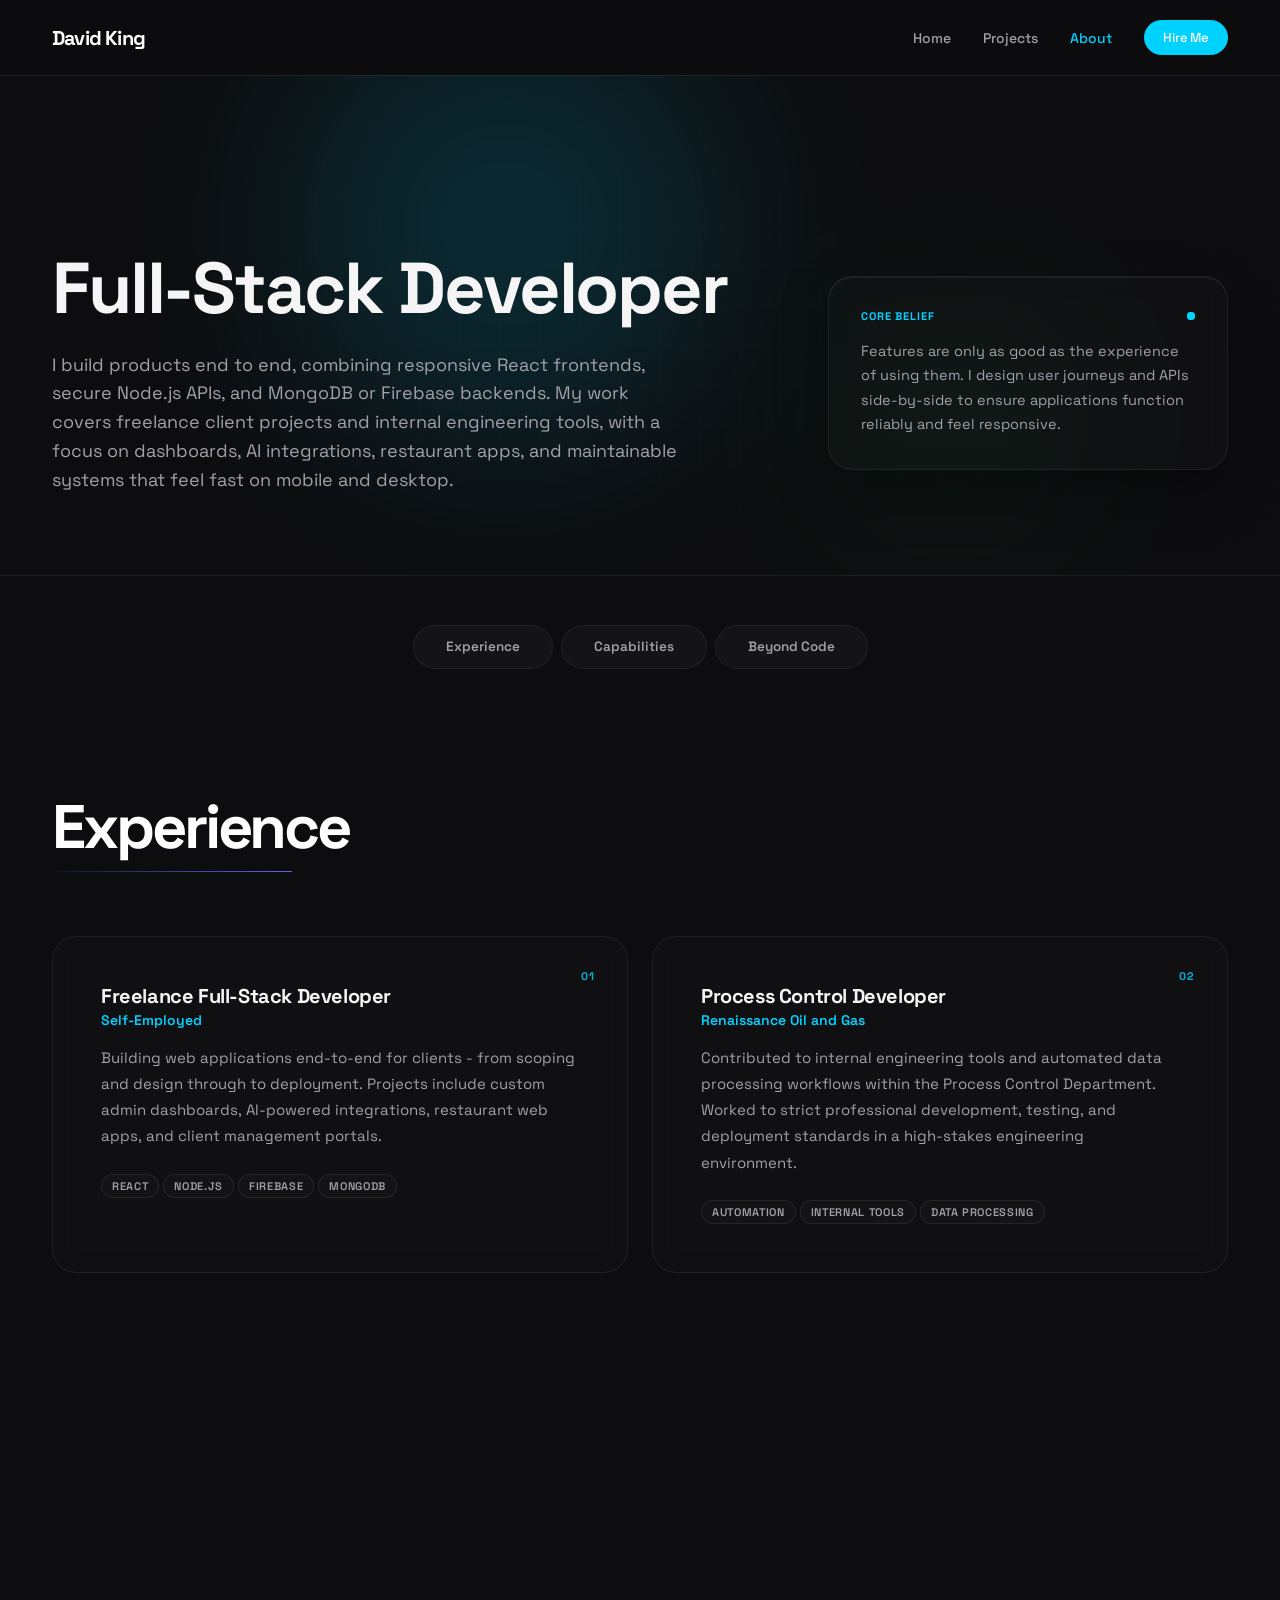
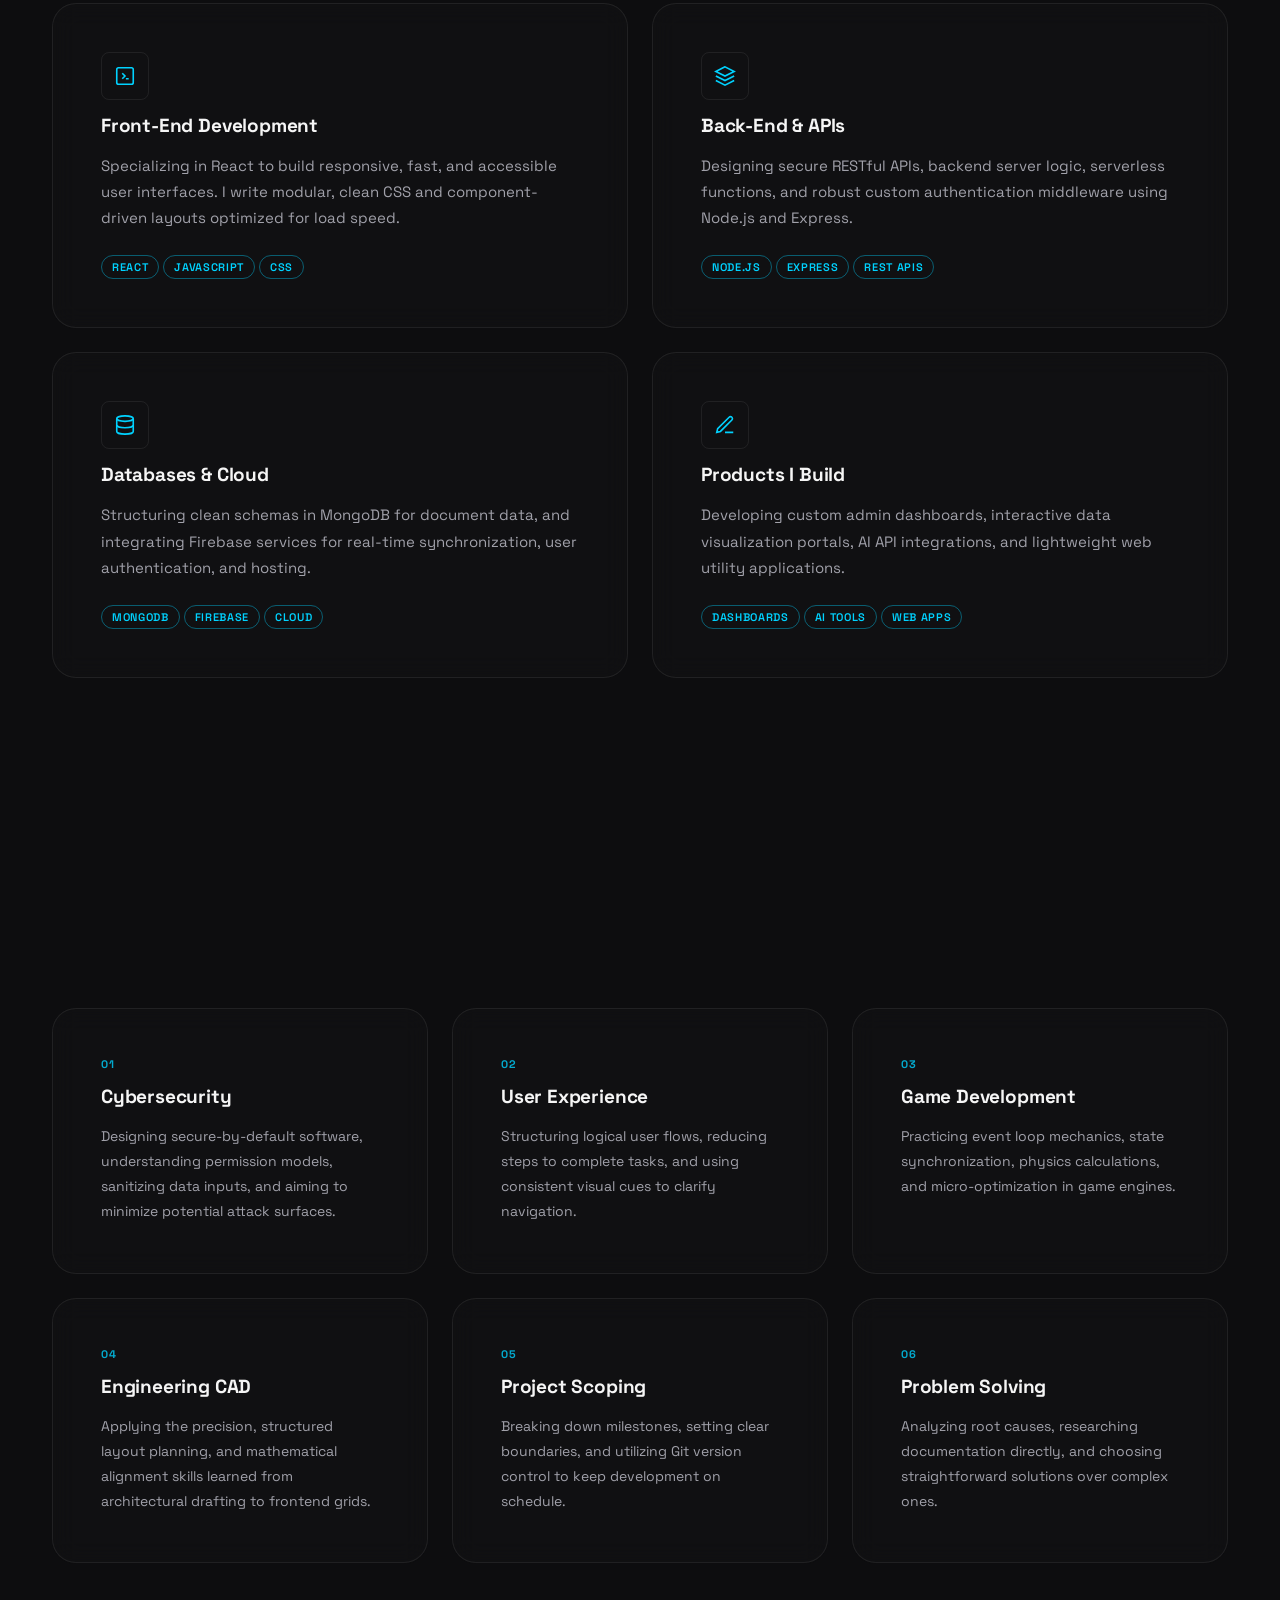
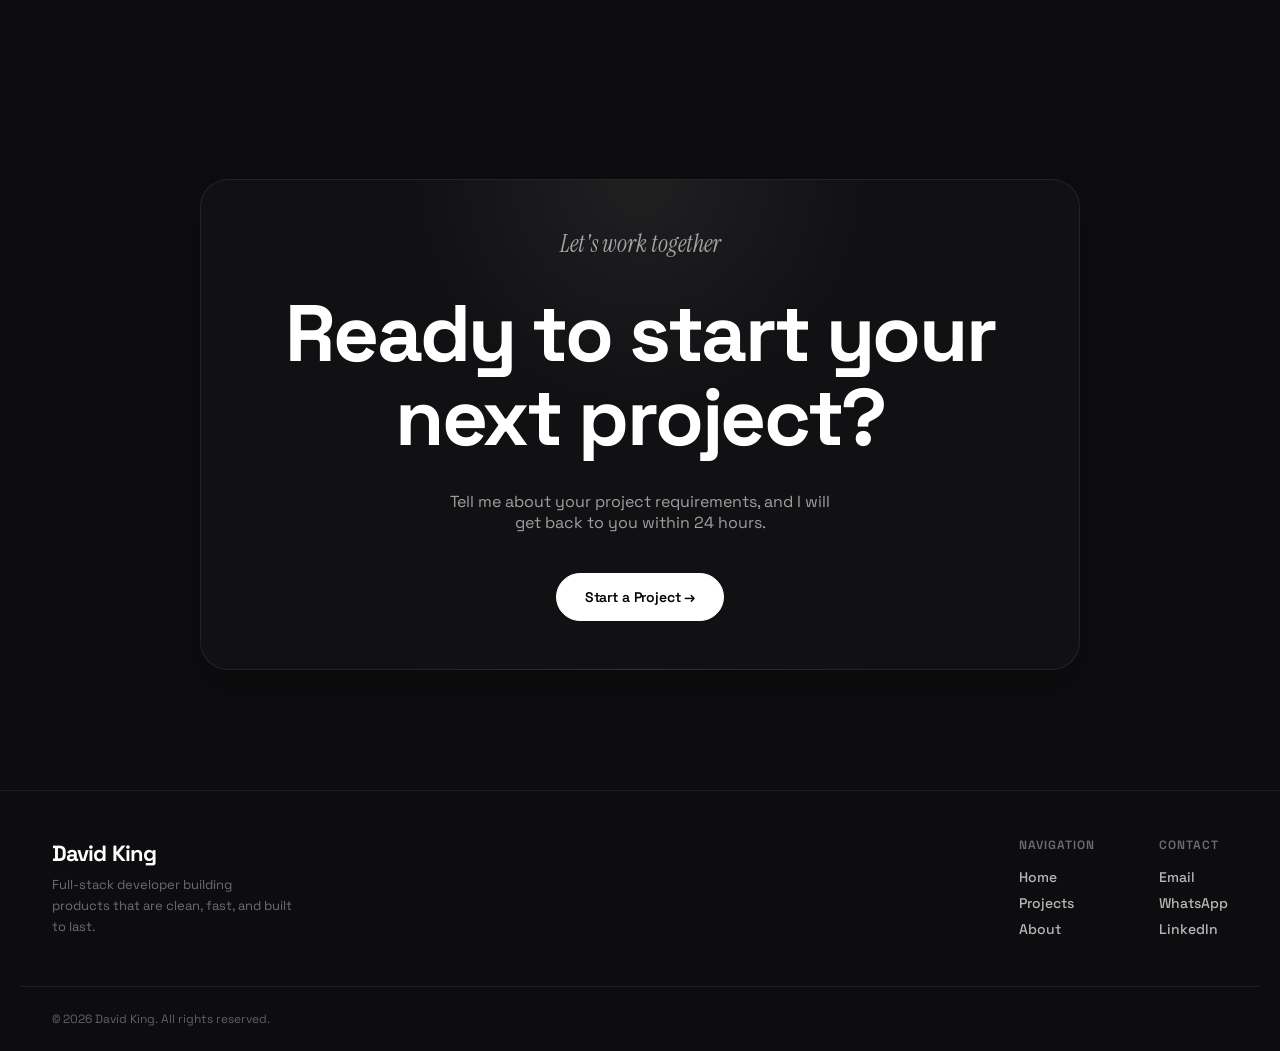
<file: html/about.html>
<!DOCTYPE html>
<html lang="en">

<head>
  <meta charset="UTF-8">
  <meta name="viewport" content="width=device-width, initial-scale=1.0">
  <title>About David King - Full-Stack Developer</title>
  <meta name="description"
    content="About David King - a full-stack developer with 5 years of experience building responsive React frontends and scalable Node.js/Firebase backend applications.">
  <meta property="og:type" content="website">
  <meta property="og:title" content="About David King - Full-Stack Developer">
  <meta property="og:description"
    content="Full-stack developer who builds software that creates awe. Specialising in React, Node.js, and experience-driven digital products.">
  <meta name="twitter:card" content="summary_large_image">
  <meta property="og:url" content="https://YOUR-DOMAIN.com/about">
  <meta property="og:image" content="https://YOUR-DOMAIN.com/images/og-image.png">
  <meta name="twitter:image" content="https://YOUR-DOMAIN.com/images/og-image.png">
  <link rel="canonical" href="https://YOUR-DOMAIN.com/about">
  <link rel="icon" href="../favicon.svg" type="image/svg+xml">
  <link rel="preconnect" href="https://fonts.googleapis.com">
  <link rel="preconnect" href="https://fonts.gstatic.com" crossorigin>
  <link
    href="https://fonts.googleapis.com/css2?family=Instrument+Serif:ital@0;1&family=Space+Grotesk:wght@400;500;600;700&display=swap"
    rel="stylesheet">
  <link rel="stylesheet" href="../css/style.css">
</head>

<body class="about-page">
  <!-- Skip Navigation -->
  <a href="#main-content" class="skip-link">Skip to main content</a>

  <!-- Custom Cursor -->

  <!-- Navigation -->
  <header id="navbar" class="navbar">
    <div class="nav-available">
      <span class="available-dot"></span>
      Available for work
    </div>
    <nav class="nav-inner container">
      <a href="index.html" class="nav-logo" id="nav-logo-link">David King</a>
      <ul class="nav-links" id="nav-links">
        <li><a href="index.html" class="nav-link">
          <svg width="18" height="18" viewBox="0 0 24 24" fill="none" stroke="currentColor" stroke-width="2" stroke-linecap="round" stroke-linejoin="round"><path d="M3 9l9-7 9 7v11a2 2 0 0 1-2 2H5a2 2 0 0 1-2-2z"/><polyline points="9 22 9 12 15 12 15 22"/></svg>
          <span>Home</span>
        </a></li>
        <li><a href="projects.html" class="nav-link">
          <svg width="18" height="18" viewBox="0 0 24 24" fill="none" stroke="currentColor" stroke-width="2" stroke-linecap="round" stroke-linejoin="round"><rect x="2" y="3" width="20" height="14" rx="2"/><line x1="8" y1="21" x2="16" y2="21"/><line x1="12" y1="17" x2="12" y2="21"/></svg>
          <span>Projects</span>
        </a></li>
        <li><a href="about.html" class="nav-link nav-link--active" aria-current="page">
          <svg width="18" height="18" viewBox="0 0 24 24" fill="none" stroke="currentColor" stroke-width="2" stroke-linecap="round" stroke-linejoin="round"><path d="M20 21v-2a4 4 0 0 0-4-4H8a4 4 0 0 0-4 4v2"/><circle cx="12" cy="7" r="4"/></svg>
          <span>About</span>
        </a></li>
        <li><a href="index.html#contact" class="nav-link btn btn-accent nav-accent-cta start-project-trigger">
          <svg width="18" height="18" viewBox="0 0 24 24" fill="none" stroke="currentColor" stroke-width="2" stroke-linecap="round" stroke-linejoin="round"><path d="M4 4h16c1.1 0 2 .9 2 2v12c0 1.1-.9 2-2 2H4c-1.1 0-2-.9-2-2V6c0-1.1.9-2 2-2z"/><polyline points="22,6 12,13 2,6"/></svg>
          <span>Hire Me</span>
        </a></li>
      </ul>

      <button class="hamburger" id="hamburger" aria-label="Toggle menu">
        <span></span><span></span><span></span>
      </button>
    </nav>
  </header>

  <!-- Mobile nav -->
  <nav class="mobile-menu" id="mobile-menu" aria-label="Mobile navigation">
    <div class="mobile-menu-inner">
      <a href="index.html" class="mobile-nav-link" aria-label="Home"><svg width="20" height="20" viewBox="0 0 24 24" fill="none" stroke="currentColor" stroke-width="2" stroke-linecap="round" stroke-linejoin="round"><path d="M3 9l9-7 9 7v11a2 2 0 0 1-2 2H5a2 2 0 0 1-2-2z"/><polyline points="9 22 9 12 15 12 15 22"/></svg></a>
      <a href="projects.html" class="mobile-nav-link" aria-label="Projects"><svg width="20" height="20" viewBox="0 0 24 24" fill="none" stroke="currentColor" stroke-width="2" stroke-linecap="round" stroke-linejoin="round"><rect x="2" y="3" width="20" height="14" rx="2"/><line x1="8" y1="21" x2="16" y2="21"/><line x1="12" y1="17" x2="12" y2="21"/></svg></a>
      <a href="about.html" class="mobile-nav-link mobile-nav-link--active" aria-current="page" aria-label="About"><svg width="20" height="20" viewBox="0 0 24 24" fill="none" stroke="currentColor" stroke-width="2" stroke-linecap="round" stroke-linejoin="round"><path d="M20 21v-2a4 4 0 0 0-4-4H8a4 4 0 0 0-4 4v2"/><circle cx="12" cy="7" r="4"/></svg></a>
      <a href="index.html#contact" class="mobile-nav-link start-project-trigger" aria-label="Contact"><svg width="20" height="20" viewBox="0 0 24 24" fill="none" stroke="currentColor" stroke-width="2" stroke-linecap="round" stroke-linejoin="round"><path d="M4 4h16c1.1 0 2 .9 2 2v12c0 1.1-.9 2-2 2H4c-1.1 0-2-.9-2-2V6c0-1.1.9-2 2-2z"/><polyline points="22,6 12,13 2,6"/></svg></a>
    </div>
  </nav>

  <main id="main-content">
    <!-- ===== HERO ===== -->
    <section class="projects-page-hero about-hero" id="top">
      <!-- Ambient Backgrounds -->
      <div class="hero-glow-container">
        <div class="hero-grid-pattern"></div>
        <div class="hero-glow-spot hero-glow-spot--1"></div>
        <div class="hero-glow-spot hero-glow-spot--2"></div>
      </div>
      
      <div class="container">
        <div class="about-hero-grid">
          <div class="about-hero-copy">
            <h1 class="reveal-item">Full-Stack Developer</h1>
            <p class="reveal-item">I build products end to end, combining responsive React frontends, secure Node.js APIs, and MongoDB or Firebase backends. My work covers freelance client projects and internal engineering tools, with a focus on dashboards, AI integrations, restaurant apps, and maintainable systems that feel fast on mobile and desktop.</p>
          </div>
          <div class="about-hero-panel reveal-item">
            <div class="about-hero-panel-header">
              <span class="about-hero-panel-label">Core Belief</span>
              <span class="live-dot-container" aria-hidden="true">
                <span class="live-dot"></span>
                <span class="live-dot-pulse"></span>
              </span>
            </div>
            <p>Features are only as good as the experience of using them. I design user journeys and APIs side-by-side to ensure applications function reliably and feel responsive.</p>
          </div>
        </div>
      </div>
    </section>

    <nav class="about-page-tabs reveal-item" aria-label="About page sections">
      <div class="about-page-tabs-card">
        <div class="about-page-tabs-label">
          <span class="about-page-tabs-label-text">About</span>
          <span class="about-page-tabs-active-name"></span>
        </div>
        <div class="container about-page-tabs-inner">
          <a href="#experience">Experience</a>
          <a href="#what-i-do">Capabilities</a>
          <a href="#beyond-code">Beyond Code</a>
        </div>
      </div>
    </nav>

    <!-- Experience -->
    <section class="experience section-pad" id="experience">
      <div class="container">
        <div class="section-heading reveal-item">
          <h2>Experience</h2>
        </div>
        <div class="experience-list">

          <div class="experience-item reveal-item">
            <div class="experience-content">
              <h3>Freelance Full-Stack Developer</h3>
              <p class="experience-company">Self-Employed</p>
              <p>Building web applications end-to-end for clients - from scoping and design through to deployment. Projects include custom admin dashboards, AI-powered integrations, restaurant web apps, and client management portals.</p>
              <div class="experience-tags">
                <span>React</span><span>Node.js</span><span>Firebase</span><span>MongoDB</span>
              </div>
            </div>
          </div>

          <div class="experience-item reveal-item">
            <div class="experience-content">
              <h3>Process Control Developer</h3>
              <p class="experience-company">Renaissance Oil and Gas</p>
              <p>Contributed to internal engineering tools and automated data processing workflows within the Process Control Department. Worked to strict professional development, testing, and deployment standards in a high-stakes engineering environment.</p>
              <div class="experience-tags">
                <span>Automation</span><span>Internal Tools</span><span>Data Processing</span>
              </div>
            </div>
          </div>

        </div>
      </div>
    </section>
    <!-- ===== WHAT I DO ===== -->
    <section class="what-i-do-section section-pad" id="what-i-do">
      <div class="container">
        <div class="what-i-do-header section-heading reveal-item">
          <h2>Capabilities</h2>
        </div>

          <div class="what-i-do-grid">
            <div class="what-card reveal-item">
              <div class="what-card-icon" aria-hidden="true">
                <svg width="22" height="22" viewBox="0 0 24 24" fill="none" stroke="currentColor" stroke-width="1.75">
                  <rect x="3" y="3" width="18" height="18" rx="2"/>
                  <path d="M9 9l3 3-3 3M13 15h3"/>
                </svg>
              </div>
              <h3>Front-End Development</h3>
              <p>Specializing in React to build responsive, fast, and accessible user interfaces. I write modular, clean CSS and component-driven layouts optimized for load speed.</p>
              <div class="what-card-tags">
                <span>React</span><span>JavaScript</span><span>CSS</span>
              </div>
            </div>

            <div class="what-card reveal-item">
              <div class="what-card-icon" aria-hidden="true">
                <svg width="22" height="22" viewBox="0 0 24 24" fill="none" stroke="currentColor" stroke-width="1.75">
                  <path d="M12 2L2 7l10 5 10-5-10-5zM2 17l10 5 10-5M2 12l10 5 10-5"/>
                </svg>
              </div>
              <h3>Back-End & APIs</h3>
              <p>Designing secure RESTful APIs, backend server logic, serverless functions, and robust custom authentication middleware using Node.js and Express.</p>
              <div class="what-card-tags">
                <span>Node.js</span><span>Express</span><span>REST APIs</span>
              </div>
            </div>

            <div class="what-card reveal-item">
              <div class="what-card-icon" aria-hidden="true">
                <svg width="22" height="22" viewBox="0 0 24 24" fill="none" stroke="currentColor" stroke-width="1.75">
                  <ellipse cx="12" cy="5" rx="9" ry="3"/>
                  <path d="M21 12c0 1.66-4 3-9 3s-9-1.34-9-3"/>
                  <path d="M3 5v14c0 1.66 4 3 9 3s9-1.34 9-3V5"/>
                </svg>
              </div>
              <h3>Databases & Cloud</h3>
              <p>Structuring clean schemas in MongoDB for document data, and integrating Firebase services for real-time synchronization, user authentication, and hosting.</p>
              <div class="what-card-tags">
                <span>MongoDB</span><span>Firebase</span><span>Cloud</span>
              </div>
            </div>

            <div class="what-card reveal-item">
              <div class="what-card-icon" aria-hidden="true">
                <svg width="22" height="22" viewBox="0 0 24 24" fill="none" stroke="currentColor" stroke-width="1.75">
                  <path d="M12 20h9"/>
                  <path d="M16.5 3.5a2.121 2.121 0 013 3L7 19l-4 1 1-4L16.5 3.5z"/>
                </svg>
              </div>
              <h3>Products I Build</h3>
              <p>Developing custom admin dashboards, interactive data visualization portals, AI API integrations, and lightweight web utility applications.</p>
              <div class="what-card-tags">
                <span>Dashboards</span><span>AI Tools</span><span>Web Apps</span>
              </div>
            </div>
          </div>
        </section>

     <!-- ===== BEYOND CODE ===== -->
     <section class="beyond-section section-pad" id="beyond-code">
       <div class="container">
         <div class="beyond-header section-heading reveal-item">
           <h2>Beyond Code</h2>
         </div>
 
         <div class="beyond-grid">
           <div class="beyond-card reveal-item">
             <div class="beyond-card-number">01</div>
             <h3>Cybersecurity</h3>
             <p>Designing secure-by-default software, understanding permission models, sanitizing data inputs, and aiming to minimize potential attack surfaces.</p>
           </div>
 
           <div class="beyond-card reveal-item">
             <div class="beyond-card-number">02</div>
             <h3>User Experience</h3>
             <p>Structuring logical user flows, reducing steps to complete tasks, and using consistent visual cues to clarify navigation.</p>
           </div>
 
           <div class="beyond-card reveal-item">
             <div class="beyond-card-number">03</div>
             <h3>Game Development</h3>
             <p>Practicing event loop mechanics, state synchronization, physics calculations, and micro-optimization in game engines.</p>
           </div>
 
           <div class="beyond-card reveal-item">
             <div class="beyond-card-number">04</div>
             <h3>Engineering CAD</h3>
             <p>Applying the precision, structured layout planning, and mathematical alignment skills learned from architectural drafting to frontend grids.</p>
           </div>
 
           <div class="beyond-card reveal-item">
             <div class="beyond-card-number">05</div>
             <h3>Project Scoping</h3>
             <p>Breaking down milestones, setting clear boundaries, and utilizing Git version control to keep development on schedule.</p>
           </div>
 
           <div class="beyond-card reveal-item">
             <div class="beyond-card-number">06</div>
             <h3>Problem Solving</h3>
             <p>Analyzing root causes, researching documentation directly, and choosing straightforward solutions over complex ones.</p>
           </div>
         </div>
       </div>
     </section>

     <!-- ===== CTA ===== -->
     <section class="footer-cta section-pad" id="contact">
       <div class="container">
         <div class="footer-cta-inner reveal-item">
           <p class="footer-cta-tag"><em class="italic-serif">Let's work together</em></p>
           <h2 class="footer-cta-headline">Ready to start your next project?</h2>
           <p class="footer-cta-sub">Tell me about your project requirements, and I will get back to you within 24 hours.</p>
           <button type="button" class="btn btn-white magnetic-btn footer-cta-btn start-project-trigger">Start a Project &rarr;</button>
         </div>
       </div>
     </section>
  </main>

  <!-- Footer -->
  <footer class="footer">
    <div class="container footer-inner">
      <div class="footer-brand">
        <span class="footer-logo">David King</span>
        <p class="footer-tagline">Full-stack developer building products that are clean, fast, and built to last.</p>
      </div>
      <nav class="footer-nav" aria-label="Footer navigation">
        <div class="footer-nav-col">
          <h4>Navigation</h4>
          <a href="index.html">Home</a>
          <a href="projects.html">Projects</a>
          <a href="about.html" aria-current="page">About</a>
        </div>
        <div class="footer-nav-col">
          <h4>Contact</h4>
          <a href="mailto:davidking18222@gmail.com">Email</a>
          <a href="https://wa.me/2348159243744" target="_blank" rel="noopener">WhatsApp</a>
          <a href="https://linkedin.com/in/davidking" target="_blank" rel="noopener">LinkedIn</a>
        </div>
      </nav>
    </div>
    <div class="footer-bottom container">
      <span>&copy; 2026 David King. All rights reserved.</span>
    </div>
  </footer>

  <script src="../js/main.js"></script>
</body>

</html>
</file>
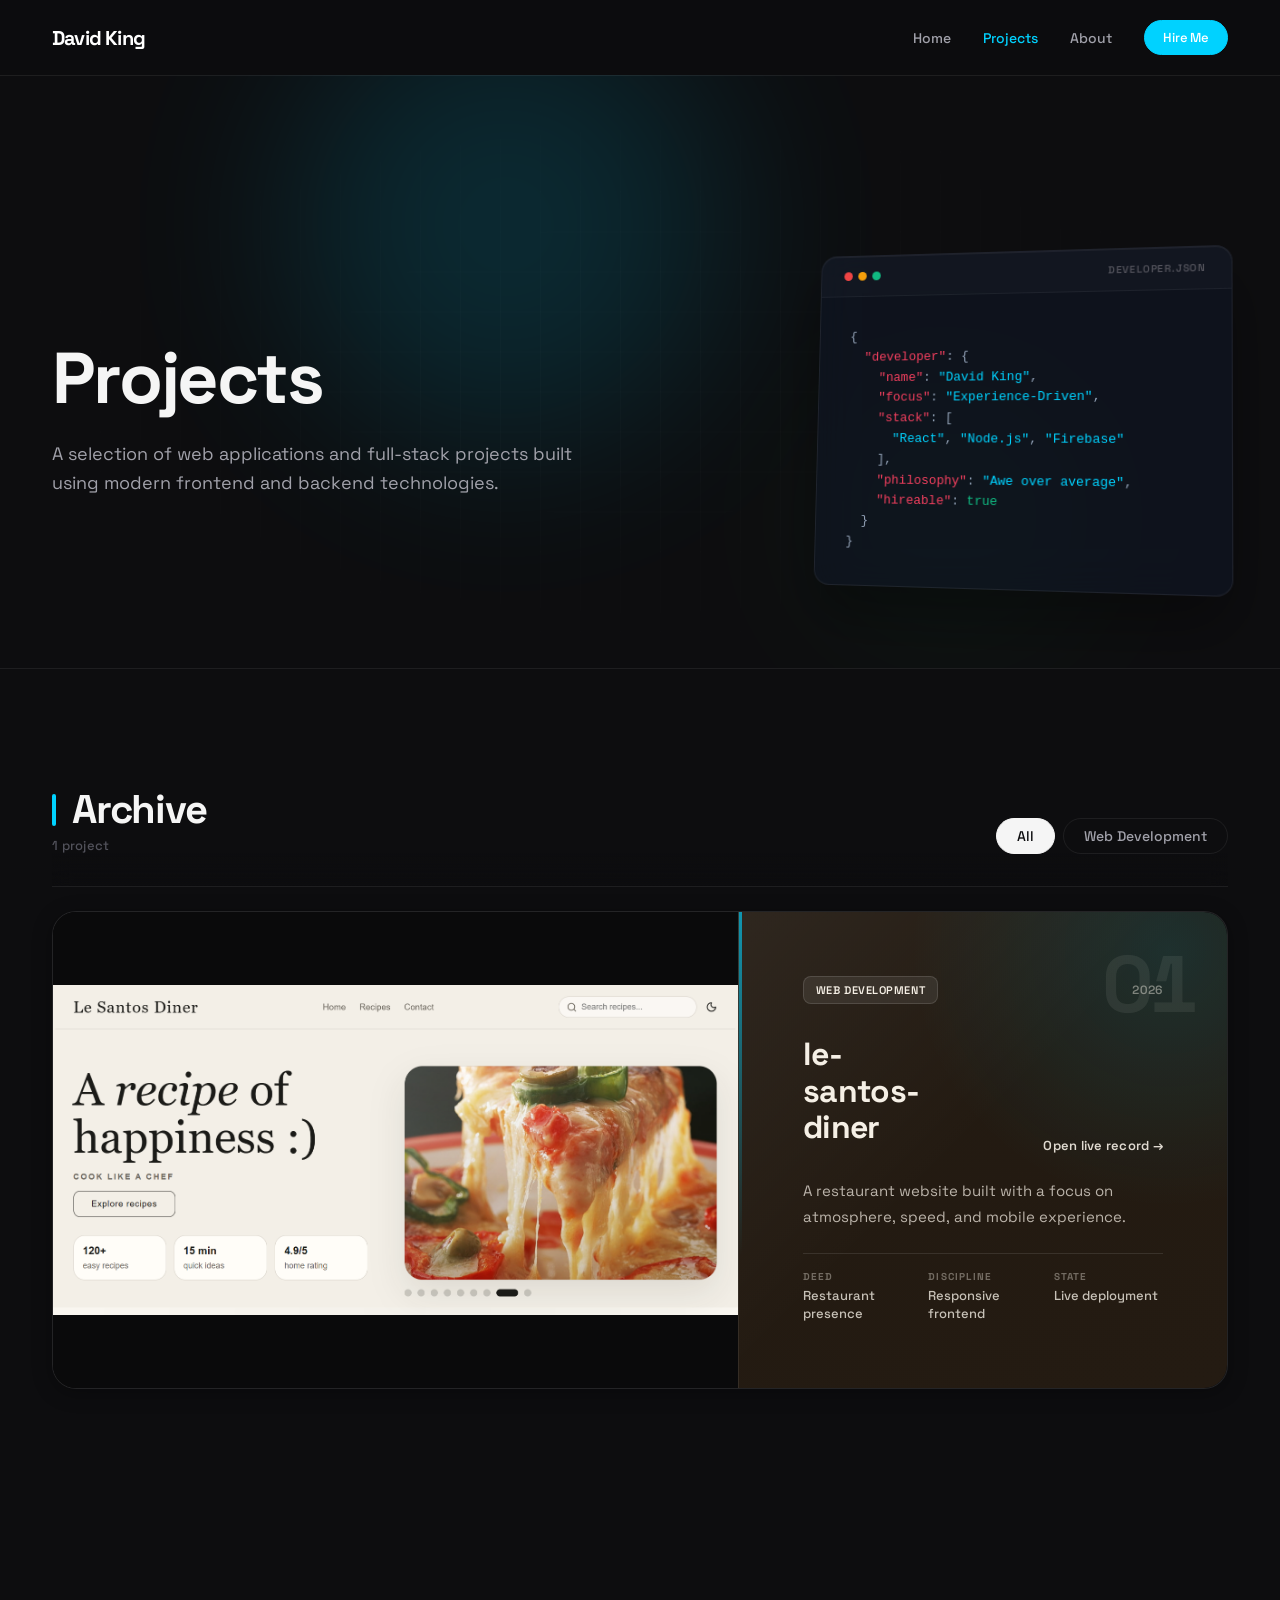
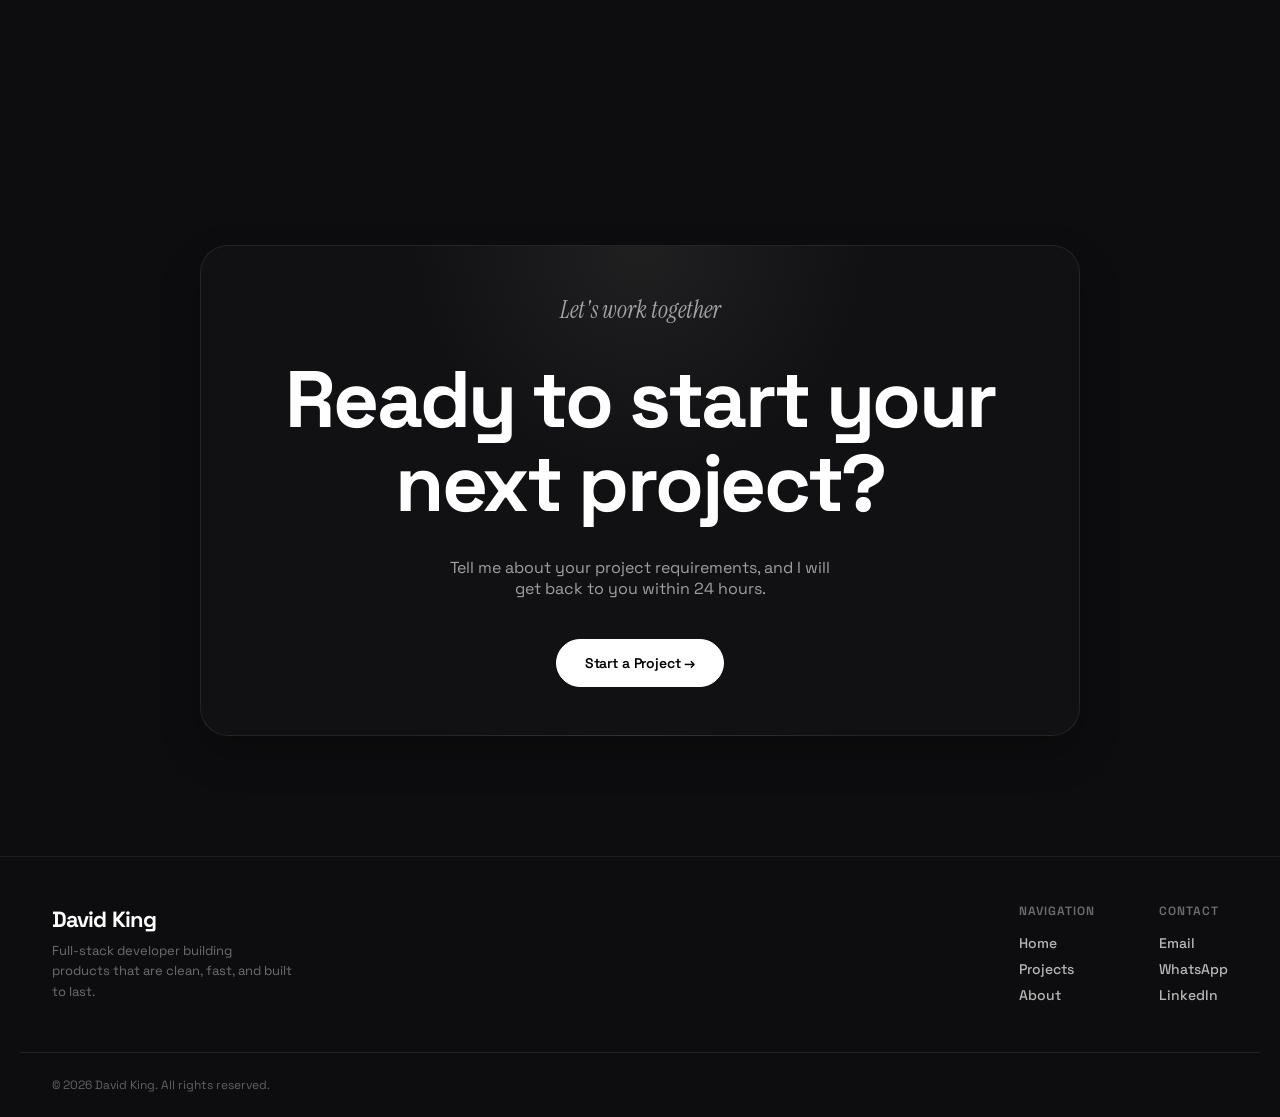
<file: html/projects.html>
<!DOCTYPE html>
<html lang="en">

<head>
  <meta charset="UTF-8">
  <meta name="viewport" content="width=device-width, initial-scale=1.0">
  <title>Projects - David King | Full-Stack Developer</title>
  <meta name="description"
    content="Browse full-stack development projects by David King - web apps, dashboards, AI tools, and interactive experiences built with React, Node.js, and Firebase.">
  <meta property="og:type" content="website">
  <meta property="og:title" content="Projects - David King | Full-Stack Developer">
  <meta property="og:description"
    content="Full-stack developer portfolio featuring production web apps, dashboards, AI tools, and interactive experiences.">
  <meta name="twitter:card" content="summary_large_image">
  <meta property="og:url" content="https://YOUR-DOMAIN.com/projects">
  <meta property="og:image" content="https://YOUR-DOMAIN.com/images/og-image.png">
  <meta name="twitter:image" content="https://YOUR-DOMAIN.com/images/og-image.png">
  <link rel="canonical" href="https://YOUR-DOMAIN.com/projects">
  <link rel="icon" href="../favicon.svg" type="image/svg+xml">
  <link rel="preconnect" href="https://fonts.googleapis.com">
  <link rel="preconnect" href="https://fonts.gstatic.com" crossorigin>
  <link
    href="https://fonts.googleapis.com/css2?family=Instrument+Serif:ital@0;1&family=Space+Grotesk:wght@400;500;600;700&display=swap"
    rel="stylesheet">
  <link rel="stylesheet" href="../css/style.css">
</head>

<body class="projects-page">
  <!-- Skip Navigation -->
  <a href="#main-content" class="skip-link">Skip to main content</a>

  <!-- Custom Cursor -->

  <!-- Navigation -->
  <header id="navbar" class="navbar">

    <nav class="nav-inner container">
      <a href="index.html" class="nav-logo" id="nav-logo-link">David King</a>
      <ul class="nav-links" id="nav-links">
        <li><a href="index.html" class="nav-link">
          <svg width="18" height="18" viewBox="0 0 24 24" fill="none" stroke="currentColor" stroke-width="2" stroke-linecap="round" stroke-linejoin="round"><path d="M3 9l9-7 9 7v11a2 2 0 0 1-2 2H5a2 2 0 0 1-2-2z"/><polyline points="9 22 9 12 15 12 15 22"/></svg>
          <span>Home</span>
        </a></li>
        <li><a href="projects.html" class="nav-link nav-link--active" aria-current="page">
          <svg width="18" height="18" viewBox="0 0 24 24" fill="none" stroke="currentColor" stroke-width="2" stroke-linecap="round" stroke-linejoin="round"><rect x="2" y="3" width="20" height="14" rx="2"/><line x1="8" y1="21" x2="16" y2="21"/><line x1="12" y1="17" x2="12" y2="21"/></svg>
          <span>Projects</span>
        </a></li>
        <li><a href="about.html" class="nav-link">
          <svg width="18" height="18" viewBox="0 0 24 24" fill="none" stroke="currentColor" stroke-width="2" stroke-linecap="round" stroke-linejoin="round"><path d="M20 21v-2a4 4 0 0 0-4-4H8a4 4 0 0 0-4 4v2"/><circle cx="12" cy="7" r="4"/></svg>
          <span>About</span>
        </a></li>
        <li><a href="index.html#contact" class="nav-link btn btn-accent nav-accent-cta start-project-trigger">
          <svg width="18" height="18" viewBox="0 0 24 24" fill="none" stroke="currentColor" stroke-width="2" stroke-linecap="round" stroke-linejoin="round"><path d="M4 4h16c1.1 0 2 .9 2 2v12c0 1.1-.9 2-2 2H4c-1.1 0-2-.9-2-2V6c0-1.1.9-2 2-2z"/><polyline points="22,6 12,13 2,6"/></svg>
          <span>Hire Me</span>
        </a></li>
      </ul>

      <button class="hamburger" id="hamburger" aria-label="Toggle menu">
        <span></span><span></span><span></span>
      </button>
    </nav>
  </header>

  <!-- Mobile nav -->
  <nav class="mobile-menu" id="mobile-menu" aria-label="Mobile navigation">
    <div class="mobile-menu-inner">
      <a href="index.html" class="mobile-nav-link" aria-label="Home"><svg width="20" height="20" viewBox="0 0 24 24" fill="none" stroke="currentColor" stroke-width="2" stroke-linecap="round" stroke-linejoin="round"><path d="M3 9l9-7 9 7v11a2 2 0 0 1-2 2H5a2 2 0 0 1-2-2z"/><polyline points="9 22 9 12 15 12 15 22"/></svg></a>
      <a href="projects.html" class="mobile-nav-link mobile-nav-link--active" aria-current="page" aria-label="Projects"><svg width="20" height="20" viewBox="0 0 24 24" fill="none" stroke="currentColor" stroke-width="2" stroke-linecap="round" stroke-linejoin="round"><rect x="2" y="3" width="20" height="14" rx="2"/><line x1="8" y1="21" x2="16" y2="21"/><line x1="12" y1="17" x2="12" y2="21"/></svg></a>
      <a href="about.html" class="mobile-nav-link" aria-label="About"><svg width="20" height="20" viewBox="0 0 24 24" fill="none" stroke="currentColor" stroke-width="2" stroke-linecap="round" stroke-linejoin="round"><path d="M20 21v-2a4 4 0 0 0-4-4H8a4 4 0 0 0-4 4v2"/><circle cx="12" cy="7" r="4"/></svg></a>
      <a href="index.html#contact" class="mobile-nav-link start-project-trigger" aria-label="Contact"><svg width="20" height="20" viewBox="0 0 24 24" fill="none" stroke="currentColor" stroke-width="2" stroke-linecap="round" stroke-linejoin="round"><path d="M4 4h16c1.1 0 2 .9 2 2v12c0 1.1-.9 2-2 2H4c-1.1 0-2-.9-2-2V6c0-1.1.9-2 2-2z"/><polyline points="22,6 12,13 2,6"/></svg></a>
    </div>
  </nav>

  <main id="main-content">
    <!-- Page Hero -->
    <section class="projects-page-hero">
      <!-- Ambient Backgrounds -->
      <div class="hero-glow-container">
        <div class="hero-grid-pattern"></div>
        <div class="hero-glow-spot hero-glow-spot--1"></div>
        <div class="hero-glow-spot hero-glow-spot--2"></div>
      </div>

      <div class="container hero-split-container">
        <div class="hero-copy">
          <h1 class="reveal-item">Projects</h1>
          <p class="reveal-item">A selection of web applications and full-stack projects built using modern frontend and backend technologies.</p>

        </div>

        <div class="hero-visual reveal-item">
          <!-- Premium Terminal Mockup -->
          <div class="hero-terminal">
            <div class="terminal-header">
              <div class="terminal-dots">
                <span class="terminal-dot terminal-dot--red"></span>
                <span class="terminal-dot terminal-dot--yellow"></span>
                <span class="terminal-dot terminal-dot--green"></span>
              </div>
              <div class="terminal-title">developer.json</div>
            </div>
            <div class="terminal-body">
              <pre><code>{
  <span class="token-key">"developer"</span>: {
    <span class="token-key">"name"</span>: <span class="token-val">"David King"</span>,
    <span class="token-key">"focus"</span>: <span class="token-val">"Experience-Driven"</span>,
    <span class="token-key">"stack"</span>: [
      <span class="token-val">"React"</span>, <span class="token-val">"Node.js"</span>, <span class="token-val">"Firebase"</span>
    ],
    <span class="token-key">"philosophy"</span>: <span class="token-val">"Awe over average"</span>,
    <span class="token-key">"hireable"</span>: <span class="token-bool">true</span>
  }
}</code></pre>
            </div>
          </div>
        </div>
      </div>
    </section>

    <!-- Project Archive -->
    <section class="stack-section project-archive section-pad" aria-labelledby="project-archive-title">
      <div class="container">
        <div class="archive-toolbar">
          <div class="archive-header">
            <h2 id="project-archive-title" class="reveal-item">Archive</h2>
            <p class="archive-count reveal-item" id="projects-count" aria-live="polite">1 project</p>
          </div>
          <div class="filter-bar projects-filter-bar" role="toolbar" aria-label="Filter projects">
            <button type="button" class="filter-btn active" data-filter="all" aria-pressed="true">All</button>
            <button type="button" class="filter-btn" data-filter="web-development" aria-pressed="false">Web Development</button>
          </div>
        </div>

        <p class="projects-filter-empty" hidden>No projects match this filter yet.</p>

        <div class="stack-cards" id="projects-grid">

          <article class="stack-card archive-record reveal-item" data-category="web-development" data-tags="restaurant web-development" style="--project-theme: #241b12; --project-ink: #f5efe5;">
            <a class="stack-card-inner" href="https://le-santos-dinner.vercel.app/" target="_blank" rel="noopener">
              <div class="stack-card-img">
                <img src="../images/Projects/Le-santos/light.png" alt="Le Santos Diner website preview" width="1920" height="1080" loading="lazy">
              </div>
              <div class="stack-card-info archive-panel">
                <div class="archive-record-index" aria-hidden="true">01</div>
                <div class="archive-panel-body">
                  <div class="stack-card-meta">
                    <span class="project-tag">Web Development</span>
                    <span class="archive-year">2026</span>
                  </div>
                  <div class="archive-panel-head">
                    <h3>le-santos-diner</h3>
                    <span class="stack-card-link"><span class="link-label-full">Open live record &rarr;</span><span class="link-label-short">View &rarr;</span></span>
                  </div>
                  <p>A restaurant website built with a focus on atmosphere, speed, and mobile experience.</p>
                  <dl class="archive-facts">
                    <div>
                      <dt>Deed</dt>
                      <dd>Restaurant presence</dd>
                    </div>
                    <div>
                      <dt>Discipline</dt>
                      <dd>Responsive frontend</dd>
                    </div>
                    <div>
                      <dt>State</dt>
                      <dd>Live deployment</dd>
                    </div>
                  </dl>
                </div>
              </div>
            </a>
          </article>

        </div>
      </div>
    </section>

    <!-- Footer CTA -->
    <section class="footer-cta section-pad" id="contact">
      <div class="container">
        <div class="footer-cta-inner reveal-item">
          <p class="footer-cta-tag"><em class="italic-serif">Let's work together</em></p>
          <h2 class="footer-cta-headline">Ready to start your next project?</h2>
          <p class="footer-cta-sub">Tell me about your project requirements, and I will get back to you within 24 hours.</p>
          <button type="button" class="btn btn-white magnetic-btn footer-cta-btn start-project-trigger">Start a Project &rarr;</button>
        </div>
      </div>
    </section>
  </main>

  <!-- Footer -->
  <footer class="footer">
    <div class="container footer-inner">
      <div class="footer-brand">
        <span class="footer-logo">David King</span>
        <p class="footer-tagline">Full-stack developer building products that are clean, fast, and built to last.</p>
      </div>
      <nav class="footer-nav" aria-label="Footer navigation">
        <div class="footer-nav-col">
          <h4>Navigation</h4>
          <a href="index.html">Home</a>
          <a href="projects.html" aria-current="page">Projects</a>
          <a href="about.html">About</a>
        </div>
        <div class="footer-nav-col">
          <h4>Contact</h4>
          <a href="mailto:davidking18222@gmail.com">Email</a>
          <a href="https://wa.me/2348159243744" target="_blank" rel="noopener">WhatsApp</a>
          <a href="https://linkedin.com/in/davidking" target="_blank" rel="noopener">LinkedIn</a>
        </div>
      </nav>
    </div>
    <div class="footer-bottom container">
      <span>&copy; 2026 David King. All rights reserved.</span>
    </div>
  </footer>

  <script src="../js/main.js"></script>
</body>

</html>
</file>
<file: css/style.css>
/* =============================================================================
   David King - Portfolio Styles
   ============================================================================= */

/* --- Design Tokens --- */
:root {

  --color-bg: #0d0d0f;
  --color-fg: #f5f5f5;
  --color-fg-muted: #a1a1aa;
  --color-fg-subtle: #52525b;
  --color-surface: #161618;
  --color-surface-2: #111113;
  --color-divider: rgba(255, 255, 255, 0.07);
  --color-overlay: rgba(13, 13, 15, 0.85);
  --color-card-shadow: rgba(0, 0, 0, 0.5);
  --color-accent: #00d2ff;
  --color-accent-hover: #33dbff;
  --color-accent-glow: rgba(0, 210, 255, 0.15);


  --font-sans: 'Space Grotesk', -apple-system, BlinkMacSystemFont, sans-serif;
  --font-serif: 'Instrument Serif', serif;


  --sp-xs: 4px;
  --sp-sm: 8px;
  --sp-md: 16px;
  --sp-lg: 24px;
  --sp-xl: 32px;
  --sp-2xl: 48px;
  --sp-3xl: 64px;
  --sp-4xl: 96px;


  --radius-sm: 4px;
  --radius-md: 8px;
  --radius-lg: 16px;
  --radius-xl: 24px;
  --radius-full: 9999px;


  --shadow-sm: 0 1px 2px rgba(0,0,0,0.04);
  --shadow-md: 0 4px 8px rgba(0,0,0,0.08);
  --shadow-lg: 0 8px 16px rgba(0,0,0,0.12);
  --shadow-xl: 0 16px 32px rgba(0,0,0,0.16);


  --z-sticky: 1020;
  --z-fixed: 1030;
  --z-modal: 1050;
  --z-cursor: 9999;


  --ease-out: cubic-bezier(0.16, 1, 0.3, 1);
  --ease-in-out: cubic-bezier(0.4, 0, 0.2, 1);
  --duration-fast: 200ms;
  --duration-base: 400ms;
  --duration-slow: 600ms;
  --duration-xslow: 800ms;
}

/* --- Reset & Base --- */
*, *::before, *::after { box-sizing: border-box; margin: 0; padding: 0; }
html { scroll-behavior: smooth; font-size: 16px; }
body {
  font-family: var(--font-sans);
  background: var(--color-bg);
  color: var(--color-fg);
  -webkit-font-smoothing: antialiased;
  -moz-osx-font-smoothing: grayscale;
  overflow-x: hidden;
}

/* --- Skip Link --- */
.skip-link {
  position: absolute;
  top: -100%;
  left: var(--sp-lg);
  background: var(--color-accent);
  color: #000;
  padding: 10px 20px;
  border-radius: 0 0 var(--radius-md) var(--radius-md);
  font-size: 14px;
  font-weight: 600;
  z-index: calc(var(--z-cursor) + 1);
  transition: top 0.2s var(--ease-out);
  text-decoration: none;
}
.skip-link:focus { top: 0; }
img { display: block; max-width: 100%; height: auto; object-fit: cover; }
a { color: inherit; text-decoration: none; }
ul { list-style: none; }
button { border: none; background: none; font-family: inherit; }
h1, h2, h3, h4, h5, h6 { font-family: var(--font-sans); font-weight: 700; line-height: 1.1; letter-spacing: -0.02em; }

/* Accent line on all section h2s */
.section-pad h2:not(.footer-cta-headline),
.about-copy-block h2,
.experience h2 {
  display: inline-flex;
  align-items: center;
  gap: var(--sp-md);
}
.section-pad h2:not(.footer-cta-headline)::before,
.about-copy-block h2::before,
.experience h2::before {
  content: '';
  display: inline-block;
  width: 4px;
  height: 0.8em;
  background: var(--color-accent);
  border-radius: 2px;
  flex-shrink: 0;
}


/* --- Utility --- */
.container {
  max-width: 1240px;
  margin: 0 auto;
  padding: 0 var(--sp-xl);
}
.section-pad { padding: var(--sp-4xl) 0; }
.italic-serif { font-family: var(--font-serif); font-style: italic; font-weight: 400; }
.section-label {
  display: inline-block;
  font-size: 10px;
  font-weight: 700;
  letter-spacing: 0.14em;
  text-transform: uppercase;
  color: var(--color-accent);
  margin-bottom: var(--sp-sm);
}

/* --- Section Header System --- */
.section-heading {
  position: relative;
  display: flex !important;
  flex-direction: column;
  align-items: flex-start;
  gap: 14px;
  margin-bottom: var(--sp-3xl) !important;
  isolation: isolate;
}

.section-heading h2 {
  position: relative;
  z-index: 1;
  display: block !important;
  margin: 0 !important;
  color: #ffffff;
  font-size: clamp(36px, 4.8vw, 64px) !important;
  font-weight: 800;
  line-height: 0.96 !important;
  letter-spacing: -0.05em !important;
  max-width: 12ch !important;
  transform: translateY(0);
  opacity: 1;
  transition:
    transform var(--duration-slow) var(--ease-out),
    opacity var(--duration-slow) var(--ease-out),
    text-shadow var(--duration-base) var(--ease-out);
}

.section-heading h2::before {
  content: none !important;
}

.js-ready .section-heading h2 {
  transform: translateY(18px);
  opacity: 0;
}

.section-heading.visible h2 {
  transform: translateY(0);
  opacity: 1;
}

.section-heading h2::before {
  content: none !important;
}

.section-heading::after {
  content: '';
  display: block;
  width: min(240px, 40vw);
  height: 1px;
  border-radius: var(--radius-full);
  background: linear-gradient(90deg, rgba(0, 210, 255, 0.05) 0%, rgba(123, 92, 255, 0.95) 50%, rgba(0, 210, 255, 0.08) 100%);
  background-size: 200% 100%;
  box-shadow: 0 0 18px rgba(0, 210, 255, 0.12);
  animation: section-line-flow 8s linear infinite;
}

@keyframes section-line-flow {
  0% { background-position: 0% 50%; }
  100% { background-position: 200% 50%; }
}

/* --- Speedster Headings Keyframes (Desktop Only) --- */
@keyframes speedster-slide-from-right {
  0% {
    transform: translateX(100vw) skewX(20deg);
    opacity: 0;
    filter: blur(6px);
    text-shadow:
      20px 0 20px rgba(0, 210, 255, 0.8),
      60px 0 50px rgba(123, 92, 255, 0.6),
      120px 0 80px rgba(0, 210, 255, 0.2);
  }
  30% {
    opacity: 1;
    filter: blur(2px);
    text-shadow:
      50px 0 30px rgba(0, 210, 255, 0.9),
      120px 0 70px rgba(123, 92, 255, 0.7),
      250px 0 100px rgba(0, 210, 255, 0.4);
  }
  100% {
    transform: translateX(0) skewX(0deg);
    opacity: 1;
    filter: blur(0);
    text-shadow: 0 0 0 transparent;
  }
}

@keyframes speedster-slide-from-left {
  0% {
    transform: translateX(-100vw) skewX(-20deg);
    opacity: 0;
    filter: blur(6px);
    text-shadow:
      -20px 0 20px rgba(0, 210, 255, 0.8),
      -60px 0 50px rgba(123, 92, 255, 0.6),
      -120px 0 80px rgba(0, 210, 255, 0.2);
  }
  30% {
    opacity: 1;
    filter: blur(2px);
    text-shadow:
      -50px 0 30px rgba(0, 210, 255, 0.9),
      -120px 0 70px rgba(123, 92, 255, 0.7),
      -250px 0 100px rgba(0, 210, 255, 0.4);
  }
  100% {
    transform: translateX(0) skewX(0deg);
    opacity: 1;
    filter: blur(0);
    text-shadow: 0 0 0 transparent;
  }
}

@keyframes speedster-line {
  0% { transform: scaleX(0); opacity: 0; }
  100% { transform: scaleX(1); opacity: 1; }
}

@media (min-width: 769px) {
  /* Prevent horizontal overflow on sections housing off-screen headings */
  .process, .projects, .about, .faq {
    overflow-x: hidden;
  }

  /* Force parent reveal containers instantly visible on desktop so only h2 and line animate */
  .js-ready .section-heading.reveal-item {
    opacity: 1 !important;
    transform: none !important;
    transition: none !important;
  }

  /* Specific Heading Alignments */
  .process-header.section-heading,
  .about-heading.section-heading {
    align-items: flex-start;
    text-align: left;
  }

  .projects-header.section-heading,
  .faq-header.section-heading {
    align-items: flex-end;
    text-align: right;
  }

  /* General left-aligned default starting states (Slide from right) */
  .js-ready .section-heading h2 {
    opacity: 0;
    transform: translateX(100vw) skewX(20deg);
    transition: none !important;
  }

  /* Explicit right-aligned overrides (Slide from left) */
  .js-ready .projects-header h2,
  .js-ready .faq-header h2 {
    opacity: 0;
    transform: translateX(-100vw) skewX(-20deg);
    transition: none !important;
  }

  /* General left-aligned default animation trigger */
  .section-heading.visible h2 {
    animation: speedster-slide-from-right 0.45s cubic-bezier(0.05, 0.9, 0.1, 1) forwards;
  }

  /* Explicit right-aligned animation triggers */
  .projects-header.visible h2,
  .faq-header.visible h2 {
    animation: speedster-slide-from-left 0.45s cubic-bezier(0.05, 0.9, 0.1, 1) forwards;
  }

  /* Line animations */
  .js-ready .section-heading::after {
    transform: scaleX(0);
    opacity: 0;
    transform-origin: left;
    transition: none !important;
  }

  .js-ready .projects-header::after,
  .js-ready .faq-header::after {
    transform-origin: right;
  }

  .section-heading.visible::after {
    animation:
      speedster-line 0.5s cubic-bezier(0.15, 0.85, 0.35, 1) forwards,
      section-line-flow 8s linear infinite;
  }
}


/* --- Buttons --- */
.btn {
  display: inline-flex;
  align-items: center;
  gap: var(--sp-sm);
  padding: 14px 28px;
  border-radius: var(--radius-full);
  font-size: 14px;
  font-weight: 600;
  letter-spacing: -0.01em;
  cursor: pointer;
  position: relative;
  overflow: hidden;
  white-space: nowrap;
  transition:
    transform var(--duration-fast) var(--ease-out),
    background var(--duration-fast) var(--ease-out),
    border-color var(--duration-fast) var(--ease-out),
    color var(--duration-fast) var(--ease-out),
    box-shadow var(--duration-fast) var(--ease-out),
    filter var(--duration-fast) var(--ease-out);
}
.btn-primary {
  background: var(--color-fg);
  color: var(--color-bg);
  border: 1.5px solid var(--color-fg);
}
.btn-white {
  background: #ffffff;
  color: #000000;
  border: 1.5px solid #ffffff;
}
.btn-ghost {
  background: transparent;
  color: var(--color-bg);
  border: 1.5px solid rgba(255,255,255,0.3);
}
.btn-outline {
  background: transparent;
  color: var(--color-fg);
  border: 1.5px solid var(--color-fg);
}
.btn-accent {
  background: var(--color-accent);
  color: #ffffff;
  border: 1.5px solid var(--color-accent);
}
.btn-outline-light {
  background: transparent;
  color: #ffffff;
  border: 1.5px solid rgba(255, 255, 255, 0.25);
}
.btn-secondary {
  display: inline-flex;
  align-items: center;
  gap: 0.55em;
  background: rgba(255, 255, 255, 0.03);
  color: var(--color-fg);
  border: 1px solid rgba(255, 255, 255, 0.12);
  backdrop-filter: blur(10px);
  -webkit-backdrop-filter: blur(10px);
  box-shadow: inset 0 1px 0 rgba(255, 255, 255, 0.05);
  letter-spacing: 0.01em;
}
.btn-secondary span {
  color: var(--color-accent);
  transition: transform var(--duration-fast) var(--ease-out);
}

/* --- Navigation --- */
.navbar {
  position: sticky;
  top: 0; left: 0; right: 0;
  z-index: var(--z-fixed);
  background: rgba(13, 13, 15, 0.94);
  backdrop-filter: blur(20px);
  box-shadow: 0 1px 0 var(--color-divider);
}

.navbar.scrolled {
  background: rgba(13, 13, 15, 0.94);
  backdrop-filter: blur(20px);
  box-shadow: 0 1px 0 var(--color-divider);
}
.nav-available {
  display: none;
}
.available-dot {
  width: 6px; height: 6px;
  background: #22c55e;
  border-radius: 50%;
}
.nav-inner {
  display: flex;
  align-items: center;
  justify-content: space-between;
  padding-top: 20px;
  padding-bottom: 20px;
}
.nav-logo {
  font-size: 20px;
  font-weight: 700;
  letter-spacing: -0.04em;
  color: #ffffff;
}
.nav-logo sup { font-size: 11px; vertical-align: super; }
.nav-links {
  display: flex;
  gap: var(--sp-xl);
  align-items: center;
}
.nav-link {
  font-size: 14px;
  font-weight: 500;
  color: var(--color-fg-muted);
  position: relative;
  transition:
    color var(--duration-fast) var(--ease-out),
    transform var(--duration-fast) var(--ease-out);
}
/* Hide icons on desktop - visible only in mobile bottom nav */
.nav-link svg { display: none; }
.nav-accent-cta {
  padding: 8px 18px !important;
  font-size: 13px !important;
}
/* Restore button appearance on desktop for the Hire Me link */
a.nav-link.btn {
  display: inline-flex;
  color: #ffffff;
}
.projects-page .navbar {
  background: rgba(13, 13, 15, 0.94);
  backdrop-filter: blur(20px);
  box-shadow: 0 1px 0 var(--color-divider);
  padding-top: 0;
}
.about-page .navbar {
  background: rgba(13, 13, 15, 0.94);
  backdrop-filter: blur(20px);
  box-shadow: 0 1px 0 var(--color-divider);
  padding-top: 0;
}
.projects-page .nav-available { opacity: 0; pointer-events: none; }
.about-page .nav-available { opacity: 0; pointer-events: none; }
.projects-page .nav-logo { color: #ffffff; }
.about-page .nav-logo { color: #ffffff; }
.projects-page .nav-link { color: var(--color-fg-muted); }
.about-page .nav-link { color: var(--color-fg-muted); }
.nav-link--active,
.nav-link[aria-current="page"] { color: var(--color-accent); }
.nav-cta {
  padding: 10px 20px;
  font-size: 13px;
  background: rgba(255,255,255,0.15);
  color: #fff;
  border: 1.5px solid rgba(255,255,255,0.3);
}

.hamburger {
  display: none;
  flex-direction: column;
  gap: 5px;
  padding: 8px;
  background: none;
  cursor: pointer;
}
.hamburger span {
  display: block;
  width: 22px; height: 1.5px;
  background: #ffffff;
  transition: all var(--duration-base) var(--ease-out);
  transform-origin: center;
}
.navbar.scrolled .hamburger span { background: #ffffff; }
.projects-page .hamburger span { background: #ffffff; }
.about-page .hamburger span { background: #ffffff; }
.hamburger.open span:nth-child(1) { transform: translateY(6.5px) rotate(45deg); }
.hamburger.open span:nth-child(2) { opacity: 0; transform: scaleX(0); }
.hamburger.open span:nth-child(3) { transform: translateY(-6.5px) rotate(-45deg); }

/* --- Mobile Menu --- */
.mobile-menu {
  position: fixed;
  top: 0; left: 0; right: 0;
  z-index: calc(var(--z-fixed) - 1);
  background: rgba(13, 13, 15, 0.97);
  backdrop-filter: blur(20px);
  -webkit-backdrop-filter: blur(20px);
  border-bottom: 1px solid var(--color-divider);
  box-shadow: 0 16px 48px rgba(0, 0, 0, 0.5);
  padding-top: 65px;
  transform: translateY(-105%);
  transition: transform 0.38s cubic-bezier(0.16, 1, 0.3, 1),
              opacity 0.3s ease;
  opacity: 0;
  pointer-events: none;
}
.mobile-menu.open {
  transform: translateY(0);
  opacity: 1;
  pointer-events: auto;
}
.mobile-menu-inner {
  display: flex;
  flex-direction: column;
  padding: var(--sp-lg) var(--sp-xl) var(--sp-xl);
  gap: 0;
}
.mobile-nav-links {
  display: flex;
  flex-direction: column;
}
.mobile-nav-link {
  font-size: 16px;
  font-weight: 500;
  color: var(--color-fg-muted);
  letter-spacing: -0.01em;
  padding: 14px 0;
  border-bottom: 1px solid var(--color-divider);
  display: flex;
  align-items: center;
  gap: var(--sp-sm);
}
.mobile-menu-cta {
  margin-top: var(--sp-lg);
  display: flex;
  flex-direction: column;
  gap: var(--sp-sm);
}
.mobile-menu-hire {
  width: 100%;
  text-align: center;
  padding: 14px;
  background: var(--color-accent);
  color: #000;
  font-size: 15px;
  font-weight: 700;
  border-radius: var(--radius-md);
  letter-spacing: -0.01em;
}

/* --- Hero --- */
.hero {
  min-height: 100vh;
  display: flex;
  align-items: center;
  padding-top: 61px;
  padding-bottom: var(--sp-3xl);
  overflow: hidden;
  background: var(--color-bg);
}

.hero-container {
  display: grid;
  grid-template-columns: 1.2fr 0.8fr;
  grid-template-rows: auto auto;
  gap: var(--sp-xl) var(--sp-4xl);
  align-items: center;
  position: relative;
  z-index: 1;
  width: 100%;
}

.hero-left {
  display: flex;
  flex-direction: column;
  gap: var(--sp-md);
}

.hero-greeting {
  font-size: 14px;
  font-weight: 600;
  letter-spacing: 0.1em;
  text-transform: uppercase;
  color: var(--color-fg-muted);
}

.hero-name {
  font-size: clamp(48px, 6vw, 84px);
  font-weight: 800;
  line-height: 1.05;
  letter-spacing: -0.03em;
  color: #ffffff;
  margin-bottom: 0;
}

.hero-role {
  font-size: clamp(32px, 4vw, 56px);
  font-weight: 700;
  line-height: 1.1;
  letter-spacing: -0.02em;
  color: var(--color-accent);
  margin-bottom: var(--sp-sm);
}

.hero-social-links {
  display: flex;
  gap: var(--sp-md);
  margin: var(--sp-sm) 0;
}

.hero-social-btn {
  display: inline-flex;
  align-items: center;
  justify-content: center;
  width: 44px; height: 44px;
  border-radius: var(--radius-full);
  border: 1.5px solid var(--color-divider);
  color: var(--color-fg-muted);
}

.hero-cta-row {
  display: flex;
  gap: var(--sp-md);
  margin-top: var(--sp-md);
  margin-bottom: var(--sp-2xl);
}

.hero-stats-bar {
  display: flex;
  gap: var(--sp-2xl);
  border-top: 1px solid var(--color-divider);
  padding-top: var(--sp-xl);
  margin-top: var(--sp-sm);

  grid-column: 1 / -1;
  align-self: end;
}

.hero-stat {
  display: flex;
  flex-direction: column;
  gap: 4px;
}

.hero-stat .stat-num {
  font-size: clamp(24px, 3vw, 36px);
  font-weight: 800;
  color: #ffffff;
  line-height: 1;
}

.hero-stat span:not(.stat-num) {
  font-size: 12px;
  font-weight: 600;
  text-transform: uppercase;
  letter-spacing: 0.05em;
  color: var(--color-fg-muted);
}

.hero-right {
  display: flex;
  justify-content: center;
  align-items: center;
  position: relative;
}

.hero-portrait-wrap {
  position: relative;
  width: 100%;
  max-width: 380px;
  aspect-ratio: 4/5;
  display: flex;
  align-items: center;
  justify-content: center;
}

.hero-portrait-link {
  display: block;
  width: 100%;
  height: 100%;
  cursor: pointer;
  transition: transform var(--duration-base) var(--ease-out);
}

@media (hover: hover) {
  .hero-portrait-link:hover {
    transform: scale(1.025);
  }
}


.hero-portrait-img-box {
  position: relative;
  z-index: 1;
  width: 100%;
  height: 100%;
  border-radius: 160px 160px 24px 24px;
  border: 1.5px solid rgba(255, 255, 255, 0.1);
  box-shadow: 0 20px 40px rgba(0, 0, 0, 0.4);
  overflow: hidden;
}

.hero-portrait-img {
  width: 100%;
  height: 100%;
  object-fit: cover;
  object-position: center top;
}

.hero-portrait-mobile { display: none; }

@media (max-width: 991px) {
  .hero-container {
    grid-template-columns: 1.1fr 0.9fr;
    gap: var(--sp-2xl);
  }
}

@media (max-width: 768px) {
  .hero {
    padding-top: 61px;
    padding-bottom: var(--sp-xl);
    min-height: auto;
    align-items: flex-start;
  }


  .hero-container {
    grid-template-columns: 1fr;
    gap: var(--sp-md);
    align-items: start;
  }

  .hero-left {
    align-items: flex-start;
    gap: var(--sp-xs);
  }

  .hero-greeting {
    font-size: 11px;
  }

  .hero-name {
    font-size: clamp(28px, 7.5vw, 42px);
    line-height: 1.05;
  }

  .hero-role {
    font-size: clamp(17px, 4.8vw, 24px);
    margin-bottom: var(--sp-xs);
  }

  .hero-social-links {
    display: none;
  }

  .hero-social-btn {
    width: 36px;
    height: 36px;
  }

  .hero-cta-row {
    margin-top: var(--sp-xs);
    margin-bottom: 0;
    gap: var(--sp-sm);
  }

  .hero-cta-row .btn {
    padding: 10px 18px;
    font-size: 13px;
  }

  .hero-stats-bar {
    display: none;
  }

  .hero-stat .stat-num {
    font-size: 22px;
  }

  .hero-stat span:not(.stat-num) {
    font-size: 10px;
  }


  .hero-right {
    display: none;
  }

  .hero-portrait-wrap {
    width: clamp(100px, 30vw, 150px);
    max-width: 150px;
  }

  .hero-portrait-img-box {
    border-radius: 80px 80px 16px 16px;
  }
}

@media (max-width: 480px) {
  .hero {
    padding-top: 61px;
  }

  .hero-container {
    gap: var(--sp-sm);
  }

  .hero-name {
    font-size: clamp(24px, 7vw, 34px);
  }

  .hero-role {
    font-size: clamp(15px, 4.5vw, 20px);
  }

  .hero-portrait-wrap {
    width: clamp(85px, 26vw, 120px);
  }

  .hero-stats-bar {
    gap: var(--sp-md);
  }
}

/* --- Process --- */
.process-glow-container { display: none; }
.process-glow-spot { display: none; }
.process { position: relative; background: var(--color-bg); }
.process-scroll-track { display: none; }
.process-stack-stage  { display: none; }

.process-header { margin-bottom: var(--sp-2xl); }
.process-header h2 { font-size: clamp(32px, 4vw, 52px); }

.process-grid {
  display: grid;
  grid-template-columns: repeat(3, 1fr);
  gap: var(--sp-lg);
  position: relative;
  z-index: 1;
}

.process-card {
  position: relative;
  background: rgba(255, 255, 255, 0.018);
  border: 1px solid rgba(255, 255, 255, 0.07);
  border-radius: var(--radius-xl);
  padding: var(--sp-xl);
  overflow: hidden;
  backdrop-filter: blur(12px);
  -webkit-backdrop-filter: blur(12px);
  cursor: default;
}

.process-card-glow { display: none; }

.process-card-header {
  display: flex;
  align-items: center;
  justify-content: space-between;
  margin-bottom: var(--sp-xl);
}

.process-icon-box {
  width: 44px;
  height: 44px;
  display: flex;
  align-items: center;
  justify-content: center;
  border-radius: 10px;
  background: rgba(255, 255, 255, 0.05);
  border: 1px solid rgba(255, 255, 255, 0.08);
  color: var(--color-accent);
  flex-shrink: 0;
}

.process-card-num {
  font-size: 52px;
  font-weight: 900;
  line-height: 1;
  letter-spacing: -0.04em;
  color: transparent;
  -webkit-text-stroke: 1px rgba(255, 255, 255, 0.1);
  user-select: none;
}

.process-card-content h3 {
  font-size: 20px;
  font-weight: 700;
  letter-spacing: -0.02em;
  margin-bottom: var(--sp-sm);
  color: var(--color-fg);
}
.process-card-content > p {
  font-size: 14px;
  color: var(--color-fg-muted);
  line-height: 1.75;
  margin-bottom: var(--sp-lg);
}

.process-bullets {
  list-style: none;
  padding: 0;
  margin: 0;
  display: flex;
  flex-direction: column;
  gap: 10px;
}
.process-bullets li {
  display: flex;
  align-items: center;
  gap: 10px;
  font-size: 13px;
  font-weight: 500;
  color: var(--color-fg-muted);
  letter-spacing: 0.01em;
}
.bullet-dot {
  width: 6px;
  height: 6px;
  border-radius: 50%;
  background: var(--color-accent);
  flex-shrink: 0;
  opacity: 0.7;
}

.process-carousel-ui { display: none; }

@media (max-width: 768px) {

  .process-header {
    margin-bottom: var(--sp-xl);
  }

  .process-header h2 {
    font-size: clamp(26px, 7vw, 36px);
  }

  /* ── Scroll-driven card stack (home page only) ── */
  .home-page .process-scroll-track {
    display: block;
    position: relative;
    /* Height is set dynamically by JS; this is a safe fallback */
    height: 450vh;
    margin-bottom: 0;
    /* Add top padding to ensure header is visible before cards appear */
    padding-top: 60vh;
  }

  /* Sticky stage: centered vertically in viewport */
  .home-page .process-stack-stage {
    display: flex;
    align-items: center;
    justify-content: center;
    position: sticky;
    top: 50%;
    transform: translateY(-50%);
    height: auto;
    min-height: 400px;
    width: 100%;
    pointer-events: none;
    /* Clip cards that overshoot on bounce */
    overflow: visible;
    padding: var(--sp-xl) 0;
  }

  /* ── Step-specific accent colours ── */
  .home-page .process-stack-card[data-step="01"] {
    --step-color: #00d2ff;
    --step-color-rgb: 0, 210, 255;
  }
  .home-page .process-stack-card[data-step="02"] {
    --step-color: #bd00ff;
    --step-color-rgb: 189, 0, 255;
  }
  .home-page .process-stack-card[data-step="03"] {
    --step-color: #00ffaa;
    --step-color-rgb: 0, 255, 170;
  }

  /* ── Individual stacked cards ── */
  .home-page .process-stack-card {
    position: absolute;
    width: calc(100% - 40px);
    max-width: 400px;
    pointer-events: auto;
    padding: var(--sp-xl) var(--sp-lg);
    border-radius: var(--radius-xl);
    background: rgba(18, 18, 20, 0.97);
    border: 1px solid rgba(255, 255, 255, 0.08);
    /* JS drives all transforms — no CSS transition so scroll feels instant */
  }

  /* Active (front) card gets step-coloured glow ring */
  .home-page .process-stack-card.psc-active {
    border-color: rgba(var(--step-color-rgb), 0.35);
    box-shadow:
      0 20px 52px rgba(0, 0, 0, 0.72),
      0 0 0 1px rgba(255, 255, 255, 0.11),
      0 0 36px rgba(var(--step-color-rgb), 0.14);
  }

  /* Active card: icon box glows */
  .home-page .process-stack-card.psc-active .process-icon-box {
    background: rgba(var(--step-color-rgb), 0.12);
    border-color: rgba(var(--step-color-rgb), 0.35);
    color: var(--step-color);
    box-shadow: 0 0 14px rgba(var(--step-color-rgb), 0.3);
  }

  /* Active card: number stroke switches to step colour */
  .home-page .process-stack-card.psc-active .process-card-num {
    color: rgba(var(--step-color-rgb), 0.05);
    -webkit-text-stroke: 1px rgba(var(--step-color-rgb), 0.4);
  }

  /* Active card: bullet dots glow */
  .home-page .process-stack-card.psc-active .bullet-dot {
    background: var(--step-color);
    box-shadow: 0 0 6px var(--step-color);
    opacity: 0.9;
  }

  /* Card content sizing */
  .home-page .process-stack-card .process-card-header { margin-bottom: var(--sp-md); }
  .home-page .process-stack-card .process-card-num    { font-size: 42px; }
  .home-page .process-stack-card .process-icon-box    { width: 42px; height: 42px; }
  .home-page .process-stack-card .process-card-content h3 {
    font-size: 20px;
    font-weight: 700;
    letter-spacing: -0.02em;
    margin-bottom: var(--sp-xs);
  }
  .home-page .process-stack-card .process-card-content > p {
    font-size: 13.5px;
    line-height: 1.65;
    color: var(--color-fg-muted);
    margin-bottom: var(--sp-md);
  }
  .home-page .process-stack-card .process-bullets { gap: 10px; }
  .home-page .process-stack-card .process-bullets li {
    font-size: 13px;
    gap: 8px;
    color: var(--color-fg-muted);
  }

  /* ── Progress dots — centred below the cards ── */
  .home-page .process-carousel-ui {
    display: flex;
    align-items: center;
    justify-content: center;
    position: fixed;
    bottom: 20%;
    left: 0;
    right: 0;
    z-index: 20;
    pointer-events: none;
    transition: opacity 180ms var(--ease-out);
  }


  .process-grid {
    display: block;
    position: relative;
    min-height: 320px;
  }


  .process-card {
    position: absolute;
    top: 0;
    left: 0;
    width: 100%;
    padding: var(--sp-lg);
    opacity: 0;
    pointer-events: none;
    cursor: pointer;
    border-radius: var(--radius-xl);
  }


  .process-card[data-stack="1"],
  .process-card[data-stack="2"] {
    opacity: 0;
    transform: none;
    pointer-events: none;
    z-index: 1;
  }


  .process-card[data-stack="0"] {
    opacity: 1;
    transform: none;
    pointer-events: auto;
    z-index: 3;
    box-shadow: 0 2px 12px rgba(0,0,0,0.35),
                0 0 0 1px rgba(255,255,255,0.07);
  }


  @keyframes flip-out {
    0%   { transform: perspective(900px) rotateY(0deg);  opacity: 1; }
    100% { transform: perspective(900px) rotateY(90deg); opacity: 0; }
  }

  .process-card.stack-exit {
    animation: flip-out 0.38s cubic-bezier(0.4, 0, 1, 1) forwards;
    pointer-events: none;
    z-index: 4;
  }


  @keyframes flip-in {
    0%   { transform: perspective(900px) rotateY(-90deg); opacity: 0; }
    100% { transform: perspective(900px) rotateY(0deg);   opacity: 1; }
  }

  .process-card.stack-enter {
    animation: flip-in 0.46s cubic-bezier(0.16, 1, 0.3, 1) forwards;
    z-index: 3;
  }


  .process-card[data-stack="0"]::after {
    content: 'Tap to reveal next';
    position: absolute;
    bottom: var(--sp-md);
    right: var(--sp-lg);
    font-size: 10px;
    font-weight: 600;
    letter-spacing: 0.06em;
    text-transform: uppercase;
    color: var(--color-accent);
    opacity: 0.6;
  }


  .process-card-header { margin-bottom: var(--sp-md); }
  .process-card-num    { font-size: 38px; }
  .process-icon-box    { width: 38px; height: 38px; }
  .process-card-content h3 {
    font-size: 17px;
    margin-bottom: var(--sp-xs);
  }
  .process-card-content > p {
    font-size: 13px;
    line-height: 1.65;
    margin-bottom: var(--sp-md);
  }
  .process-bullets li { font-size: 12px; gap: 8px; }


  .process-carousel-ui {
    display: flex;
    align-items: center;
    justify-content: center;
    gap: var(--sp-md);
    margin-top: var(--sp-lg);
  }


  .process-swipe-hint {
    display: flex;
    align-items: center;
    gap: 8px;
  }

  .process-swipe-dot {
    width: 6px;
    height: 6px;
    border-radius: var(--radius-full);
    background: rgba(255, 255, 255, 0.15);
    transition: background var(--duration-base),
                width    var(--duration-base),
                border-radius var(--duration-base);
  }

  .process-swipe-dot.active {
    background: var(--color-accent);
    width: 20px;
    border-radius: 3px;
    box-shadow: 0 0 8px  rgba(0, 210, 255, 0.4) ;
  }
}

.process-swipe-hint { display: none; }

/* --- Projects --- */
.projects { background: var(--color-bg); }

.projects-header {
  display: flex;
  align-items: flex-end;
  justify-content: space-between;
  margin-bottom: var(--sp-3xl);
  gap: var(--sp-md);
}
.projects-header h2 { font-size: clamp(32px, 4vw, 52px); }
.projects-view-all {
  display: flex;
  justify-content: center;
  margin-top: var(--sp-xl);
}

.projects-slideshow-wrap {
  display: grid;
  grid-template-columns: auto minmax(0, 1fr) auto;
  align-items: center;
  gap: clamp(10px, 2vw, var(--sp-lg));
  margin-top: var(--sp-lg);
}

.slideshow-side-btn {
  position: relative;
  isolation: isolate;
  overflow: hidden;
  width: 48px;
  height: 48px;
  border-radius: var(--radius-full);
  border: 1px solid rgba(255, 255, 255, 0.12);
  background:
    linear-gradient(135deg, rgba(255, 255, 255, 0.04), rgba(255, 255, 255, 0.01)),
    rgba(255, 255, 255, 0.03);
  backdrop-filter: blur(10px);
  -webkit-backdrop-filter: blur(10px);
  color: var(--color-fg-muted);
  display: inline-flex;
  align-items: center;
  justify-content: center;
  flex-shrink: 0;
  cursor: pointer;
  transition:
    transform var(--duration-fast) var(--ease-out),
    border-color var(--duration-fast) var(--ease-out),
    background var(--duration-fast) var(--ease-out),
    color var(--duration-fast) var(--ease-out),
    box-shadow var(--duration-fast) var(--ease-out),
    opacity var(--duration-fast) var(--ease-out);
  box-shadow: inset 0 1px 0 rgba(255, 255, 255, 0.06);
}

.slideshow-side-btn::after {
  content: '';
  position: absolute;
  inset: 0;
  border-radius: inherit;
  background: linear-gradient(135deg, rgba(0, 210, 255, 0.22) 0%, transparent 62%);
  opacity: 0;
  transition: opacity var(--duration-fast) var(--ease-out);
  pointer-events: none;
}

.slideshow-side-btn svg {
  position: relative;
  z-index: 1;
  transition:
    color var(--duration-fast) var(--ease-out),
    transform var(--duration-fast) var(--ease-out);
}

.slideshow-side-btn.is-disabled {
  opacity: 0.35;
  cursor: not-allowed;
  pointer-events: none;
}

.slideshow-side-btn:focus-visible {
  outline: 2px solid var(--color-accent);
  outline-offset: 3px;
}

.projects-slideshow-container {
  position: relative;
  width: 100%;
  border-radius: var(--radius-xl);
  overflow: hidden;
  margin-top: 0;
  border: 1px solid var(--color-divider);
  background: #121214;
  box-shadow: 0 24px 70px rgba(0, 0, 0, 0.35);
}
.projects-slideshow-track {
  position: relative;
  width: 100%;
  height: clamp(280px, 48vw, 560px);
}
.projects-slideshow-track > .project-slide {
  display: none;
  width: 100%;
  height: 100%;
  text-decoration: none;
  color: inherit;
  border-radius: var(--radius-xl);
  overflow: hidden;
  position: relative;
}
.projects-slideshow-track > .project-slide.active {
  display: block;
}
.project-slide img {
  width: 100%;
  height: 100%;
  display: block;
  border-radius: var(--radius-xl);
  object-fit: contain;
  object-position: center;
  background: #121214;
}
.project-slide-name {
  position: absolute;
  bottom: var(--sp-xl);
  left: var(--sp-xl);
  font-size: clamp(20px, 3vw, 32px);
  font-weight: 700;
  letter-spacing: -0.02em;
  color: #ffffff;
  text-shadow: 0 2px 16px rgba(0, 0, 0, 0.6);
  pointer-events: none;
  background: rgba(0, 0, 0, 0.25);
  backdrop-filter: blur(8px);
  -webkit-backdrop-filter: blur(8px);
  padding: 8px 18px;
  border-radius: var(--radius-md);
}
.slideshow-nav-btn {
  position: absolute;
  top: 50%;
  transform: translateY(-50%);
  isolation: isolate;
  overflow: hidden;
  width: 48px;
  height: 48px;
  border-radius: var(--radius-full);
  border: 1px solid rgba(255, 255, 255, 0.12);
  background:
    linear-gradient(135deg, rgba(255, 255, 255, 0.05), rgba(255, 255, 255, 0.02)),
    rgba(13, 13, 15, 0.72);
  backdrop-filter: blur(12px);
  -webkit-backdrop-filter: blur(12px);
  color: var(--color-fg-muted);
  display: flex;
  align-items: center;
  justify-content: center;
  z-index: 10;
  cursor: pointer;
  box-shadow:
    inset 0 1px 0 rgba(255, 255, 255, 0.06),
    0 8px 24px rgba(0, 0, 0, 0.28);
  transition:
    transform var(--duration-fast) var(--ease-out),
    border-color var(--duration-fast) var(--ease-out),
    color var(--duration-fast) var(--ease-out),
    box-shadow var(--duration-fast) var(--ease-out);
}

.slideshow-nav-btn::after {
  content: '';
  position: absolute;
  inset: 0;
  border-radius: inherit;
  background: linear-gradient(135deg, rgba(0, 210, 255, 0.22) 0%, transparent 62%);
  opacity: 0;
  transition: opacity var(--duration-fast) var(--ease-out);
  pointer-events: none;
}

.slideshow-nav-btn svg {
  position: relative;
  z-index: 1;
}
.slideshow-nav-btn.prev-btn {
  left: var(--sp-lg);
}
.slideshow-nav-btn.next-btn {
  right: var(--sp-lg);
}
.projects-slideshow-dots {
  display: flex;
  justify-content: center;
  gap: var(--sp-xs);
  margin-top: var(--sp-md);
}
.projects-slideshow-dots .dot {
  width: 6px;
  height: 6px;
  border-radius: var(--radius-full);
  background: rgba(255, 255, 255, 0.15);
  border: none;
  padding: 0;
  cursor: pointer;
  transition:
    background var(--duration-base) var(--ease-out),
    width var(--duration-base) var(--ease-out),
    border-radius var(--duration-base) var(--ease-out),
    box-shadow var(--duration-base) var(--ease-out);
}

.projects-slideshow-dots .dot.active {
  background: var(--color-accent);
  width: 20px;
  border-radius: 3px;
  box-shadow: 0 0 8px rgba(0, 210, 255, 0.4);
}
.project-card {
  display: block;
  color: inherit;
  text-decoration: none;
  border-radius: var(--radius-xl);
  overflow: hidden;
  background: transparent;
  transition:
    transform var(--duration-base) var(--ease-out),
    box-shadow var(--duration-base) var(--ease-out);
}
.project-card--large { grid-column: span 2; }
.project-card-img {
  position: relative;
  overflow: hidden;
  border-radius: var(--radius-xl);
  box-shadow: var(--shadow-sm);
}
.project-card--large .project-card-img {
  aspect-ratio: 16 / 9;
  height: auto;
}
.project-card:not(.project-card--large) .project-card-img { height: 300px; }
.project-card-img img {
  width: 100%; height: 100%;
  object-fit: contain;
  background: #121214;
  transition: transform var(--duration-base) var(--ease-out);
}
.project-card--mode-swap .project-card-img img {
  display: block;
}
.project-card--mode-swap .project-card-img-dark {
  position: absolute;
  inset: 0;
  opacity: 0;
}
.project-overlay {
  display: none;
}

.overlay-text {
  color: #fff;
  font-size: 15px;
  font-weight: 600;
  letter-spacing: 0.02em;
}
.project-card-info {
  padding: var(--sp-md) 0;
  display: flex;
  align-items: center;
  justify-content: space-between;
  gap: var(--sp-md);
}
.project-tag {
  font-size: 11px;
  font-weight: 600;
  text-transform: uppercase;
  letter-spacing: 0.08em;
  color: var(--color-fg-muted);
}
.project-title {
  font-size: 17px;
  font-weight: 600;
  letter-spacing: -0.01em;
}

/* --- About --- */
.about { background: var(--color-bg); }
.about-layout {
  display: grid;
  grid-template-columns: 1fr 1fr;
  gap: var(--sp-4xl);
  align-items: center;
}
.about-left { display: flex; flex-direction: column; gap: var(--sp-lg); }
.about-left h2 { font-size: clamp(32px, 4vw, 52px); }
.about-body { font-size: 18px; line-height: 1.75; color: var(--color-fg-muted); }
.about-stats {
  display: flex;
  gap: var(--sp-2xl);
  padding: var(--sp-xl) 0;
  border-top: 1px solid var(--color-divider);
  border-bottom: 1px solid var(--color-divider);
}
.stat-item { display: flex; flex-direction: column; gap: 4px; }
.stat-number { font-size: 32px; font-weight: 700; letter-spacing: -0.03em; }
.stat-label { font-size: 13px; color: var(--color-fg-muted); font-weight: 500; }
.about-img-stack { position: relative; }
.about-img-main {
  width: 100%; height: 540px;
  border-radius: var(--radius-xl);
  object-fit: cover;
}
.about-img-badge {
  position: absolute;
  bottom: var(--sp-lg); right: var(--sp-lg);
  background: var(--color-accent);
  color: #ffffff;
  padding: 12px 20px;
  border-radius: var(--radius-full);
  font-size: 13px;
  font-weight: 600;
  box-shadow: 0 4px 15px var(--color-accent-glow);
}

.about-page-layout {
  grid-template-columns: minmax(0, 1fr);
}

.about-page-layout .about-left {
  display: flex;
  flex-direction: column;
  gap: var(--sp-3xl);
  width: 100%;
}

.about-copy-block {
  display: flex;
  flex-direction: column;
  gap: var(--sp-lg);
  width: 100%;
}

.about-blocks {
  display: flex;
  flex-direction: column;
  gap: var(--sp-md);
  width: 100%;
}

.about-block {
  position: relative;
  overflow: hidden;
  isolation: isolate;
  padding: var(--sp-lg);
  border: 1px solid rgba(255, 255, 255, 0.08);
  border-radius: var(--radius-lg);
  background:
    linear-gradient(135deg, rgba(255, 255, 255, 0.03), rgba(255, 255, 255, 0.01)),
    rgba(255, 255, 255, 0.015);
  box-shadow: inset 0 1px 0 rgba(255, 255, 255, 0.04);
  transition:
    transform var(--duration-base) var(--ease-out),
    border-color var(--duration-base) var(--ease-out),
    box-shadow var(--duration-base) var(--ease-out);
}

.about-block::after {
  content: '';
  position: absolute;
  inset: 0;
  border-radius: inherit;
  background: linear-gradient(135deg, rgba(0, 210, 255, 0.22) 0%, transparent 62%);
  opacity: 0;
  transition: opacity var(--duration-base) var(--ease-out);
  pointer-events: none;
}

.about-block > * {
  position: relative;
  z-index: 1;
}

@keyframes about-block-bounce {
  0% { transform: scale(1); }
  38% { transform: scale(1.042); }
  62% { transform: scale(0.988); }
  82% { transform: scale(1.024); }
  100% { transform: scale(1.02); }
}

.about-copy-block .about-body,
.about-block .about-body {
  text-align: left;
  max-width: none;
  margin: 0;
}

.about-copy-block .btn {
  align-self: flex-start;
}

.about-principles {
  display: grid;
  gap: var(--sp-md);
}

.about-principle {
  border: 1px solid var(--color-divider);
  border-radius: var(--radius-lg);
  padding: var(--sp-lg);
  background: rgba(255, 255, 255, 0.025);
}

.about-principle span {
  display: inline-flex;
  margin-bottom: var(--sp-md);
  font-size: 12px;
  font-weight: 700;
  letter-spacing: 0.08em;
  color: var(--color-accent);
}

.about-principle h3 {
  font-size: 18px;
  margin-bottom: var(--sp-sm);
}

.about-principle p {
  font-size: 14px;
  line-height: 1.7;
  color: var(--color-fg-muted);
}

/* --- Experience --- */
.experience { background: var(--color-bg); }
.experience h2 {
  font-size: clamp(32px, 4vw, 52px);
  margin-bottom: var(--sp-3xl);
}
.experience-list {
  display: grid;
  grid-template-columns: repeat(2, minmax(0, 1fr));
  gap: var(--sp-lg);
  counter-reset: experience-card;
}
.experience-item {
  position: relative;
  display: flex;
  flex-direction: column;
  padding: var(--sp-2xl);
  min-height: 100%;
  counter-increment: experience-card;
  overflow: hidden;
  isolation: isolate;
}
.experience-item::before {
  content: '0' counter(experience-card);
  position: absolute;
  top: var(--sp-xl);
  right: var(--sp-xl);
  font-size: 11px;
  font-weight: 700;
  letter-spacing: 0.1em;
  text-transform: uppercase;
  color: var(--color-accent);
  opacity: 0.85;
  z-index: 2;
}
.experience-content h3 {
  font-size: 20px;
  font-weight: 700;
  letter-spacing: -0.02em;
  margin-bottom: var(--sp-xs);
}
.experience-company {
  font-size: 14px;
  font-weight: 600;
  color: var(--color-accent);
  margin-bottom: var(--sp-md);
}
.experience-content > p:not(.experience-company) {
  font-size: 15px;
  line-height: 1.75;
  color: var(--color-fg-muted);
  max-width: none;
  margin-bottom: var(--sp-lg);
}
.experience-tags {
  display: flex;
  flex-wrap: wrap;
  gap: var(--sp-xs);
}
.experience-tags span {
  font-size: 11px;
  font-weight: 600;
  letter-spacing: 0.06em;
  text-transform: uppercase;
  color: var(--color-fg-muted);
  border: 1px solid rgba(255, 255, 255, 0.08);
  padding: 4px 10px;
  border-radius: var(--radius-full);
  background: rgba(255, 255, 255, 0.015);
}

/* Shared About page card effect */
.about-page .experience-item,
.about-page .what-card,
.about-page .about-hero-panel,
.about-page .beyond-card {
  border: 1px solid var(--color-divider);
  border-radius: var(--radius-xl);
  background: rgba(255, 255, 255, 0.015);
  backdrop-filter: blur(12px);
  -webkit-backdrop-filter: blur(12px);
  transition: transform var(--duration-base) var(--ease-out), border-color var(--duration-base) var(--ease-out), box-shadow var(--duration-base) var(--ease-out);
  position: relative;
  overflow: hidden;
}

.about-page .experience-item::after,
.about-page .what-card::after,
.about-page .about-hero-panel::after,
.about-page .beyond-card::before {
  content: '';
  position: absolute;
  inset: 0;
  background: linear-gradient(135deg, rgba(0, 210, 255, 0.4) 0%, transparent 60%);
  opacity: 0;
  transition: opacity var(--duration-base);
  pointer-events: none;
}

.about-page .experience-item::after {
  z-index: 0;
}

.about-page .experience-item > *,
.about-page .what-card > *,
.about-page .about-hero-panel > *,
.about-page .beyond-card > * {
  position: relative;
  z-index: 1;
}

@media (hover: hover) {
  .about-block:hover {
    border-color: rgba(0, 210, 255, 0.4);
    transform: translateY(-3px) scale(1.01);
    box-shadow:
      0 16px 40px rgba(0, 0, 0, 0.18),
      0 0 28px rgba(0, 210, 255, 0.08);
  }

  .about-block:hover::after {
    opacity: 1;
  }

  .about-page .experience-item:hover,
  .about-page .what-card:hover,
  .about-page .about-hero-panel:hover,
  .about-page .beyond-card:hover {
    border-color: rgba(0, 210, 255, 0.4);
    transform: translateY(-4px);
    box-shadow: 0 16px 40px rgba(0, 0, 0, 0.18);
    background: rgba(255, 255, 255, 0.015);
  }
  .about-page .experience-item:hover::after,
  .about-page .what-card:hover::after,
  .about-page .about-hero-panel:hover::after,
  .about-page .beyond-card:hover::before {
    opacity: 1;
  }
}

@media (prefers-reduced-motion: reduce) {
  .about-block.is-bouncing,
  .about-page .experience-item.is-bouncing,
  .about-page .what-card.is-bouncing,
  .about-page .about-hero-panel.is-bouncing,
  .about-page .beyond-card.is-bouncing {
    animation: none;
  }
}

.why-us-header { margin-bottom: var(--sp-2xl); }
.why-us-header h2 { font-size: clamp(32px, 4vw, 52px); }
.skills-scroll { overflow: hidden; margin-bottom: var(--sp-2xl); }
.skills-track {
  display: flex;
  gap: var(--sp-sm);
  flex-wrap: wrap;
}
.skill-badge {
  display: inline-flex;
  align-items: center;
  padding: 8px 16px;
  border: 1.5px solid var(--color-divider);
  border-radius: var(--radius-full);
  font-size: 13px;
  font-weight: 500;
  color: var(--color-fg);
  transition: all var(--duration-fast);
  cursor: default;
}
.features-grid {
  display: grid;
  grid-template-columns: repeat(4, 1fr);
  gap: var(--sp-lg);
}
.feature-card {
  padding: var(--sp-xl);
  border: 1px solid var(--color-divider);
  border-radius: var(--radius-xl);
  transition: all var(--duration-base) var(--ease-out);
}
.feature-icon {
  width: 44px; height: 44px;
  background: var(--color-surface);
  border-radius: var(--radius-md);
  display: flex; align-items: center; justify-content: center;
  margin-bottom: var(--sp-md);
  transition: background var(--duration-fast);
}

@media (hover: hover) {
  .skill-badge:hover {
    background: var(--color-accent);
    color: #ffffff;
    border-color: var(--color-accent);
    box-shadow: 0 4px 12px var(--color-accent-glow);
  }
  .feature-card:hover {
    box-shadow: var(--shadow-lg);
    transform: translateY(-4px);
  }
  .feature-card:hover .feature-icon { background: var(--color-accent); color: #ffffff; }
}
.feature-card h3 {
  font-size: 17px;
  font-weight: 700;
  margin-bottom: var(--sp-sm);
  letter-spacing: -0.01em;
}
.feature-card p { font-size: 14px; line-height: 1.7; color: var(--color-fg-muted); }

.what-i-do-section { background: var(--color-bg); }
.what-i-do-header {
  max-width: 780px;
  margin-bottom: var(--sp-3xl);
}
.what-i-do-header h2 { font-size: clamp(32px, 4vw, 52px); }

.what-i-do-grid {
  display: grid;
  grid-template-columns: repeat(2, 1fr);
  gap: var(--sp-lg);
}

.what-card {
  border: 1px solid var(--color-divider);
  border-radius: var(--radius-xl);
  padding: var(--sp-2xl);
  background: rgba(255, 255, 255, 0.02);
  transition: all var(--duration-base) var(--ease-out);
  display: flex;
  flex-direction: column;
  gap: var(--sp-md);
}
.what-card-icon {
  width: 48px; height: 48px;
  border: 1px solid var(--color-divider);
  border-radius: var(--radius-md);
  display: flex; align-items: center; justify-content: center;
  color: var(--color-accent);
  flex-shrink: 0;
  transition: background var(--duration-fast), border-color var(--duration-fast);
}

@media (hover: hover) {
  .what-card:hover {
    border-color:  rgba(0, 210, 255, 0.4) ;
    background:  rgba(0, 210, 255, 0.4) ;
    transform: translateY(-4px);
    box-shadow: 0 16px 40px rgba(0, 0, 0, 0.2);
  }
  .what-card:hover .what-card-icon {
    background: var(--color-accent);
    border-color: var(--color-accent);
    color: #fff;
  }
}

.what-card h3 {
  font-size: 19px;
  font-weight: 700;
  letter-spacing: -0.01em;
}

.what-card p {
  font-size: 15px;
  line-height: 1.75;
  color: var(--color-fg-muted);
  flex: 1;
}

.what-card-tags {
  display: flex;
  flex-wrap: wrap;
  gap: var(--sp-xs);
  margin-top: var(--sp-sm);
}
.what-card-tags span {
  font-size: 11px;
  font-weight: 600;
  letter-spacing: 0.06em;
  text-transform: uppercase;
  color: var(--color-accent);
  border: 1px solid  rgba(0, 210, 255, 0.4) ;
  padding: 4px 10px;
  border-radius: var(--radius-full);
}

@media (max-width: 768px) {
  .what-i-do-grid { grid-template-columns: 1fr; }
}

.approach-section {
  background: var(--color-surface);
}
.approach-header {
  max-width: 780px;
  margin-bottom: var(--sp-3xl);
}
.approach-header h2 { font-size: clamp(32px, 4vw, 52px); }
.approach-intro {
  font-size: 17px;
  line-height: 1.75;
  color: var(--color-fg-muted);
  margin-top: var(--sp-md);
  max-width: 640px;
}

.approach-steps {
  display: flex;
  flex-direction: column;
  border-top: 1px solid var(--color-divider);
  margin-bottom: var(--sp-3xl);
}

.approach-step {
  display: grid;
  grid-template-columns: 80px 1fr;
  gap: var(--sp-2xl);
  padding: var(--sp-2xl) 0;
  border-bottom: 1px solid var(--color-divider);
  transition: padding-left var(--duration-base) var(--ease-out);
}
@media (hover: hover) {
  .approach-step:hover { padding-left: var(--sp-md); }
}

.approach-step-num {
  font-size: 13px;
  font-weight: 700;
  letter-spacing: 0.08em;
  color: var(--color-accent);
  padding-top: 5px;
  flex-shrink: 0;
}

.approach-step-content h3 {
  font-size: 21px;
  font-weight: 700;
  letter-spacing: -0.02em;
  margin-bottom: var(--sp-sm);
}
.approach-step-content p {
  font-size: 15px;
  line-height: 1.8;
  color: var(--color-fg-muted);
  max-width: 640px;
}
.approach-step-content p em { color: var(--color-fg); font-style: italic; }

.approach-belief {
  display: flex;
  justify-content: center;
}
.approach-quote {
  max-width: 720px;
  text-align: center;
  padding: var(--sp-2xl) var(--sp-3xl);
  border: 1px solid var(--color-divider);
  border-radius: var(--radius-xl);
  background:  rgba(0, 210, 255, 0.4) ;
  position: relative;
}
.approach-quote::before {
  content: '"';
  position: absolute;
  top: -20px; left: 50%;
  transform: translateX(-50%);
  font-size: 80px;
  line-height: 1;
  color: var(--color-accent);
  opacity: 0.4;
}
.approach-quote p {
  font-style: italic;
  font-size: clamp(18px, 2.5vw, 24px);
  line-height: 1.6;
  color: var(--color-fg);
}

@media (max-width: 768px) {
  .approach-step {
    grid-template-columns: 48px 1fr;
    gap: var(--sp-lg);
  }
  .approach-quote { padding: var(--sp-xl) var(--sp-xl); }
}

.beyond-section { background: var(--color-bg); }
.beyond-header {
  max-width: 780px;
  margin-bottom: var(--sp-3xl);
}
.beyond-header h2 { font-size: clamp(32px, 4vw, 52px); }
.beyond-intro {
  font-size: 17px;
  line-height: 1.75;
  color: var(--color-fg-muted);
  margin-top: var(--sp-md);
  max-width: 600px;
}

.beyond-grid {
  display: grid;
  grid-template-columns: repeat(3, 1fr);
  gap: var(--sp-lg);
}

.beyond-card {
  border: 1px solid var(--color-divider);
  border-radius: var(--radius-xl);
  padding: var(--sp-2xl);
  background: rgba(255, 255, 255, 0.015);
  transition: all var(--duration-base) var(--ease-out);
  display: flex;
  flex-direction: column;
  gap: var(--sp-md);
  position: relative;
  overflow: hidden;
}
.beyond-card::before {
  content: '';
  position: absolute;
  inset: 0;
  background: linear-gradient(135deg,  rgba(0, 210, 255, 0.4)  0%, transparent 60%);
  opacity: 0;
  transition: opacity var(--duration-base);
}
@media (hover: hover) {
  .beyond-card:hover { border-color:  rgba(0, 210, 255, 0.4) ; transform: translateY(-4px); box-shadow: 0 16px 40px rgba(0,0,0,0.18); }
  .beyond-card:hover::before { opacity: 1; }
}
.beyond-card--wide { grid-column: span 3; }

.beyond-card-number {
  font-size: 11px;
  font-weight: 700;
  letter-spacing: 0.1em;
  text-transform: uppercase;
  color: var(--color-accent);
  opacity: 0.8;
}

.beyond-card h3 {
  font-size: 19px;
  font-weight: 700;
  letter-spacing: -0.01em;
}
.beyond-card p {
  font-size: 14px;
  line-height: 1.8;
  color: var(--color-fg-muted);
  flex: 1;
}

@media (max-width: 1024px) {
  .beyond-grid { grid-template-columns: repeat(2, 1fr); }
  .beyond-card--wide { grid-column: span 1; }
}
@media (max-width: 600px) {
  .beyond-grid { grid-template-columns: 1fr; }
}

.comparison-header { margin-bottom: var(--sp-2xl); }
.comparison-header h2 { font-size: clamp(32px, 4vw, 52px); }
.comparison-table {
  display: grid;
  grid-template-columns: 1fr 1fr;
  border-radius: var(--radius-xl);
  overflow: hidden;
  border: 1px solid var(--color-divider);
}
.comparison-col { padding: var(--sp-xl) var(--sp-2xl); }
.comparison-col--fade {
  background: var(--color-surface);
  color: var(--color-fg);
  box-shadow: inset 0 0 0 2px var(--color-accent);
  position: relative;
  z-index: 1;
}
.comparison-col--others { background: var(--color-surface-2); }
.col-header {
  padding-bottom: var(--sp-xl);
  margin-bottom: var(--sp-lg);
  border-bottom: 1px solid;
}
.comparison-col--fade .col-header { border-color: rgba(255,255,255,0.1); }
.comparison-col--others .col-header { border-color: var(--color-divider); }
.col-label {
  font-size: 14px;
  font-weight: 700;
  letter-spacing: -0.01em;
}
.col-label--fade { color: #fff; }
.col-label--others { color: var(--color-fg-muted); }
.comparison-row {
  display: flex;
  align-items: center;
  gap: var(--sp-md);
  padding: 14px 0;
  font-size: 14px;
  font-weight: 500;
  border-bottom: 1px solid;
}
.comparison-col--fade .comparison-row { border-color: rgba(255,255,255,0.06); color: rgba(255,255,255,0.9); }
.comparison-col--others .comparison-row { border-color: var(--color-divider); color: var(--color-fg-muted); }
.comparison-row:last-child { border-bottom: none; }
.check { color: #22c55e; font-weight: 700; font-size: 16px; }
.cross { color: #ef4444; font-weight: 700; font-size: 16px; }

/* --- FAQ Redesign --- */
.faq {
  background: var(--color-bg);
  position: relative;
  overflow-x: clip;
}




/* Accordion list — max-width centred */
.faq-list {
  max-width: 780px;
  margin: 0 auto;
  position: relative;
  z-index: 1;
}

/* Each item */
.faq-item {
  border-bottom: 1px solid rgba(255,255,255,0.07);
  transition: background 0.25s ease;
  border-radius: var(--radius-lg);
}
.faq-item:first-child {
  border-top: 1px solid rgba(255,255,255,0.07);
}
.faq-item.active {
  background: rgba(0, 210, 255, 0.04);
  border-bottom-color: rgba(0, 210, 255, 0.12);
}
.faq-item.active + .faq-item {
  border-top-color: transparent;
}

/* Question row */
.faq-question {
  width: 100%;
  display: flex;
  align-items: center;
  gap: var(--sp-lg);
  padding: 26px var(--sp-lg);
  background: none;
  border: none;
  cursor: pointer;
  color: var(--color-fg);
  font-family: var(--font-sans);
  text-align: left;
}

.faq-num {
  font-size: 11px;
  font-weight: 700;
  letter-spacing: 0.1em;
  color: var(--color-accent);
  opacity: 0.45;
  flex-shrink: 0;
  width: 22px;
  font-variant-numeric: tabular-nums;
  transition: opacity 0.2s ease;
}
.faq-item.active .faq-num { opacity: 1; }

.faq-q-text {
  font-size: 16px;
  font-weight: 600;
  color: rgba(255,255,255,0.65);
  flex: 1;
  line-height: 1.4;
  letter-spacing: -0.01em;
  transition: color 0.2s ease;
}
.faq-item.active .faq-q-text { color: #fff; }

@media (hover: hover) {
  .faq-question:hover .faq-q-text { color: rgba(255,255,255,0.9); }
}

/* Plus / cross icon */
.faq-icon {
  flex-shrink: 0;
  width: 32px;
  height: 32px;
  border-radius: 50%;
  border: 1px solid rgba(255,255,255,0.1);
  display: flex;
  align-items: center;
  justify-content: center;
  color: rgba(255,255,255,0.4);
  margin-left: auto;
  transition:
    transform 0.35s var(--ease-out),
    border-color 0.2s ease,
    background 0.2s ease,
    color 0.2s ease;
}
.faq-item.active .faq-icon {
  transform: rotate(45deg);
  border-color: rgba(0, 210, 255, 0.4);
  background: rgba(0, 210, 255, 0.08);
  color: var(--color-accent);
}

/* Answer panel */
.faq-answer {
  display: grid;
  grid-template-rows: 0fr;
  opacity: 0;
  overflow: hidden;
  transition:
    grid-template-rows 0.38s var(--ease-out),
    opacity 0.28s ease;
}
.faq-answer-inner {
  overflow: hidden;
  min-height: 0;
}

.faq-item.active .faq-answer {
  grid-template-rows: 1fr;
  opacity: 1;
}

.faq-answer p {
  font-size: 15px;
  line-height: 1.85;
  color: var(--color-fg-muted);
  padding: 0 var(--sp-lg) var(--sp-xl);
  padding-left: calc(22px + var(--sp-lg) + var(--sp-lg));
  border-left: 2px solid rgba(0, 210, 255, 0.2);
  margin: 0 var(--sp-lg) var(--sp-md);
}

.faq-answer p strong {
  color: rgba(255,255,255,0.85);
  font-weight: 600;
}

/* Bottom CTA nudge */
.faq-cta {
  max-width: 780px;
  margin: var(--sp-3xl) auto 0;
  padding-top: var(--sp-2xl);
  border-top: 1px solid rgba(255,255,255,0.07);
  display: flex;
  align-items: center;
  justify-content: space-between;
  gap: var(--sp-xl);
  position: relative;
  z-index: 1;
}

.faq-cta p {
  font-size: 15px;
  color: var(--color-fg-muted);
}

/* Mobile */
@media (max-width: 768px) {
  .faq-question { padding: 20px var(--sp-md); gap: var(--sp-md); }
  .faq-q-text { font-size: 14.5px; }
  .faq-answer p {
    font-size: 14px;
    padding: 0 var(--sp-md) var(--sp-lg);
    padding-left: calc(22px + var(--sp-md) + var(--sp-md));
    margin: 0 var(--sp-md) var(--sp-sm);
  }
  .faq-cta {
    flex-direction: column;
    align-items: flex-start;
    gap: var(--sp-lg);
  }
  .faq-icon {
    width: 28px;
    height: 28px;
  }
}

/* --- Stacking Cards --- */
.stack-cards {
  display: flex;
  flex-direction: column;
  gap: 0;
}

.stack-card {
  position: sticky;
  top: 80px;
  border-radius: var(--radius-xl);
  overflow: hidden;
  background: rgba(255, 255, 255, 0.02);
  border: 1px solid rgba(255, 255, 255, 0.08);
  margin-bottom: var(--sp-lg);
  box-shadow: 0 4px 20px rgba(0, 0, 0, 0.3);
  transition: box-shadow var(--duration-base) var(--ease-out);
  /* Each subsequent card sits slightly higher to create the deck effect */
}

.stack-card:hover {
  box-shadow: 0 8px 32px rgba(0, 0, 0, 0.5);
}

.stack-card:nth-child(1) { top: 80px; }
.stack-card:nth-child(2) { top: 96px; }
.stack-card:nth-child(3) { top: 112px; }
.stack-card:nth-child(4) { top: 128px; }
.stack-card:nth-child(5) { top: 144px; }

.stack-card-inner {
  display: grid;
  grid-template-columns: 1.4fr 1fr;
  min-height: 440px;
  text-decoration: none;
  color: inherit;
  align-items: stretch;
  transition:
    transform var(--duration-base) var(--ease-out);
}

.stack-card-img {
  display: flex;
  align-self: stretch;
  overflow: hidden;
  padding: 0;
  background: var(--project-theme, rgba(18, 18, 20, 0.6));
  position: relative;
}

.stack-card-img::before {
  content: none;
}

.stack-card-img img {
  width: 100%;
  height: 100%;
  object-fit: cover;
  object-position: center;
  display: block;
  border-radius: 0;
  border: none;
  background: var(--project-theme, rgba(18, 18, 20, 0.8));
  transition: transform var(--duration-base) var(--ease-out);
  position: relative;
  z-index: 1;
}

.stack-card-inner:hover .stack-card-img img {
  transform: scale(1.02);
}

.stack-card-info {
  padding: var(--sp-3xl);
  display: flex;
  flex-direction: column;
  justify-content: center;
  gap: var(--sp-lg);
  background: rgba(255, 255, 255, 0.01);
  backdrop-filter: blur(10px);
  -webkit-backdrop-filter: blur(10px);
  color: var(--color-fg);
  border-left: 1px solid rgba(255, 255, 255, 0.05);
}

.stack-card-meta {
  display: flex;
  align-items: center;
  justify-content: space-between;
  gap: var(--sp-md);
  margin-bottom: var(--sp-sm);
}

.stack-card-link {
  font-size: 13px;
  font-weight: 600;
  color: var(--color-accent);
  letter-spacing: 0.02em;
  opacity: 0.9;
  transition: opacity var(--duration-fast) var(--ease-out);
}

.stack-card-inner:hover .stack-card-link {
  opacity: 1;
}

.stack-card-info h3 {
  font-size: clamp(24px, 3vw, 32px);
  font-weight: 700;
  letter-spacing: -0.02em;
  line-height: 1.15;
  color: #ffffff;
  margin-bottom: var(--sp-sm);
}

.stack-card-info p {
  font-size: 15px;
  line-height: 1.7;
  color: var(--color-fg-muted);
  max-width: 400px;
}

.stack-card .project-tag {
  background: rgba(0, 210, 255, 0.1);
  color: var(--color-accent);
  border: 1px solid rgba(0, 210, 255, 0.25);
  padding: 6px 12px;
  border-radius: var(--radius-md);
  font-size: 11px;
  font-weight: 600;
  letter-spacing: 0.05em;
  text-transform: uppercase;
}

.stack-card-inner:hover .stack-card-info {
  filter: saturate(1.02);
}

@media (hover: hover) and (pointer: fine) {
  .btn:hover {
    transform: translateY(-1px);
    box-shadow: 0 10px 24px rgba(0, 0, 0, 0.18);
  }

  .btn-primary:hover,
  .btn-accent:hover,
  .btn-white:hover {
    filter: brightness(1.03);
  }

  .btn-outline:hover,
  .btn-outline-light:hover,
  .btn-secondary:hover,
  .btn-ghost:hover {
    background: rgba(255, 255, 255, 0.06);
    border-color: rgba(255, 255, 255, 0.22);
  }

  .btn-secondary:hover {
    border-color: rgba(0, 210, 255, 0.35);
    box-shadow:
      inset 0 1px 0 rgba(255, 255, 255, 0.06),
      0 0 24px rgba(0, 210, 255, 0.08);
  }

  .btn-secondary:hover span {
    transform: translateX(3px);
  }

  .slideshow-side-btn:hover:not(.is-disabled) {
    transform: translateY(-2px);
    border-color: rgba(0, 210, 255, 0.35);
    color: var(--color-accent);
    box-shadow:
      inset 0 1px 0 rgba(255, 255, 255, 0.06),
      0 0 24px rgba(0, 210, 255, 0.12),
      0 8px 24px rgba(0, 0, 0, 0.2);
  }

  .slideshow-side-btn:hover:not(.is-disabled)::after {
    opacity: 1;
  }

  .slideshow-side-btn--prev:hover:not(.is-disabled) svg {
    transform: translateX(-2px);
  }

  .slideshow-side-btn--next:hover:not(.is-disabled) svg {
    transform: translateX(2px);
  }

  .slideshow-side-btn:active:not(.is-disabled) {
    transform: translateY(0) scale(0.96);
  }

  .slideshow-nav-btn:hover {
    border-color: rgba(0, 210, 255, 0.35);
    color: var(--color-accent);
    box-shadow:
      inset 0 1px 0 rgba(255, 255, 255, 0.06),
      0 0 24px rgba(0, 210, 255, 0.12),
      0 12px 28px rgba(0, 0, 0, 0.32);
  }

  .slideshow-nav-btn:hover::after {
    opacity: 1;
  }

  .projects-slideshow-dots .dot:hover:not(.active) {
    background: rgba(0, 210, 255, 0.35);
  }

  .nav-link:hover {
    color: #ffffff;
    transform: translateY(-1px);
  }

  .project-card:hover {
    transform: translateY(-4px);
  }

  .project-card:hover .project-card-img img {
    transform: scale(1.02);
  }

  .stack-card-inner:hover {
    transform: translateY(-3px);
  }

  .stack-card:hover .stack-card-img img {
    transform: scale(1.015);
  }

  .about-hero-panel:hover {
    transform: translateY(-3px);
  }

  .about-page-tabs a:hover:not(.active) {
    transform: translateY(-1px);
  }

}

@media (max-width: 768px) {
  .stack-card {
    position: relative;
    top: 0 !important;
  }

  .stack-card-inner {
    grid-template-columns: 1fr;
    min-height: auto;
  }

  .stack-card-img {
    height: clamp(240px, 56vw, 340px);
    padding: 0;
  }

  .stack-card-img img {
    border-radius: 0;
  }

  .stack-card-info {
    padding: var(--sp-xl);
    border-left: none;
    border-top: 1px solid rgba(255, 255, 255, 0.05);
    gap: var(--sp-md);
  }

  .stack-card-info h3 {
    font-size: clamp(20px, 5vw, 28px);
  }

  .stack-card-info p {
    font-size: 14px;
    line-height: 1.65;
  }
}

/* --- Project Archive (projects page) --- */
.project-archive {
  position: relative;
  background: var(--color-bg);
}

.project-archive .stack-cards {
  padding-bottom: clamp(120px, 24vh, 280px);
}

.archive-toolbar {
  position: sticky;
  top: 72px;
  z-index: 100;
  display: flex;
  align-items: flex-end;
  justify-content: space-between;
  gap: var(--sp-xl);
  flex-wrap: wrap;
  padding: var(--sp-lg) 0 var(--sp-xl);
  margin-bottom: var(--sp-lg);
  background: linear-gradient(180deg, var(--color-bg) 72%, rgba(13, 13, 15, 0));
  backdrop-filter: blur(10px);
  -webkit-backdrop-filter: blur(10px);
  border-bottom: 1px solid var(--color-divider);
}

.archive-header {
  display: flex;
  flex-direction: column;
  gap: 6px;
  min-width: 0;
}

.archive-header h2 {
  font-size: clamp(28px, 4vw, 40px);
  letter-spacing: -0.03em;
  line-height: 1.05;
}

.archive-header h2::before {
  content: none;
}

.archive-count {
  font-size: 13px;
  font-weight: 500;
  color: var(--color-fg-subtle);
  letter-spacing: 0.02em;
}

.project-archive .projects-filter-bar {
  margin-bottom: 0;
  padding: 0;
  border-bottom: none;
  flex-shrink: 0;
}

.archive-record {
  --record-accent: var(--color-accent);
}

.archive-record .stack-card-inner {
  position: relative;
}

/* Image pane — picture only */
.archive-record .stack-card-img {
  padding: 0;
  background: #0a0a0b;
}

.archive-record .stack-card-img::before {
  display: none;
}

.archive-record .stack-card-img img {
  width: 100%;
  height: 100%;
  object-fit: contain;
  object-position: center;
  border: none;
  border-radius: 0;
  background: #0a0a0b;
}

/* Description pane — archive design lives here */
.archive-record .archive-panel {
  position: relative;
  overflow: hidden;
  isolation: isolate;
  background:
    radial-gradient(circle at 88% 8%, rgba(0, 210, 255, 0.12), transparent 42%),
    linear-gradient(
      165deg,
      color-mix(in srgb, var(--project-theme, #161618) 94%, #000 6%) 0%,
      var(--project-theme, #161618) 100%
    );
  border-left: 1px solid rgba(255, 255, 255, 0.08);
  color: var(--project-ink, var(--color-fg));
}

.archive-record .archive-panel::before {
  content: '';
  position: absolute;
  inset: 0;
  background: linear-gradient(135deg, rgba(255, 255, 255, 0.06) 0%, transparent 48%);
  pointer-events: none;
  z-index: 0;
}

.archive-record .archive-panel::after {
  content: '';
  position: absolute;
  top: 0;
  left: 0;
  width: 3px;
  height: 100%;
  background: linear-gradient(180deg, var(--color-accent), transparent 72%);
  opacity: 0.65;
  pointer-events: none;
  z-index: 1;
}

.archive-panel-body {
  position: relative;
  z-index: 2;
  display: flex;
  flex-direction: column;
  gap: var(--sp-lg);
  height: 100%;
}

.archive-panel-head {
  display: flex;
  flex-direction: row;
  align-items: baseline;
  justify-content: space-between;
  gap: var(--sp-md);
  width: 100%;
}

.archive-panel-head .stack-card-link {
  margin-top: 0;
  flex-shrink: 0;
}

.link-label-short {
  display: none;
}

.archive-record-index {
  position: absolute;
  top: var(--sp-xl);
  right: var(--sp-xl);
  left: auto;
  z-index: 1;
  font-size: clamp(48px, 8vw, 80px);
  font-weight: 700;
  letter-spacing: -0.05em;
  line-height: 1;
  color: color-mix(in srgb, var(--project-ink, #fff) 8%, transparent);
  pointer-events: none;
  font-variant-numeric: tabular-nums;
  user-select: none;
}

.archive-record .stack-card-info h3 {
  color: var(--project-ink, #ffffff);
  padding-right: clamp(48px, 12vw, 88px);
}

.archive-record .stack-card-info p {
  color: color-mix(in srgb, var(--project-ink, var(--color-fg)) 72%, transparent);
  max-width: none;
}

.archive-record .project-tag {
  background: rgba(255, 255, 255, 0.08);
  color: var(--project-ink, var(--color-fg));
  border: 1px solid rgba(255, 255, 255, 0.12);
}

.archive-record .archive-year {
  color: color-mix(in srgb, var(--project-ink, var(--color-fg)) 45%, transparent);
}

.archive-record .stack-card-link {
  color: var(--project-ink, var(--color-accent));
  margin-top: auto;
}

.archive-record .archive-facts {
  border-top-color: rgba(255, 255, 255, 0.1);
}

.archive-record .archive-facts dt {
  color: color-mix(in srgb, var(--project-ink, var(--color-fg)) 38%, transparent);
}

.archive-record .archive-facts dd {
  color: color-mix(in srgb, var(--project-ink, var(--color-fg)) 78%, transparent);
}

.archive-year {
  font-size: 12px;
  font-weight: 600;
  font-variant-numeric: tabular-nums;
  color: var(--color-fg-subtle);
  letter-spacing: 0.06em;
}

.archive-facts {
  display: grid;
  grid-template-columns: repeat(3, minmax(0, 1fr));
  gap: var(--sp-md);
  padding-top: var(--sp-md);
  margin-top: auto;
  border-top: 1px solid rgba(255, 255, 255, 0.06);
}

.archive-facts dt {
  font-size: 10px;
  font-weight: 700;
  letter-spacing: 0.12em;
  text-transform: uppercase;
  color: var(--color-fg-subtle);
  margin-bottom: 4px;
}

.archive-facts dd {
  font-size: 13px;
  font-weight: 500;
  color: var(--color-fg-muted);
  line-height: 1.4;
}

@media (hover: hover) and (pointer: fine) {
  .archive-record:hover {
    border-color: rgba(0, 210, 255, 0.18);
    box-shadow:
      0 8px 32px rgba(0, 0, 0, 0.5),
      0 0 0 1px rgba(0, 210, 255, 0.08);
  }

  .archive-record:hover .archive-record-index {
    color: color-mix(in srgb, var(--project-ink, #fff) 14%, transparent);
  }

  .archive-record:hover .stack-card-img img {
    transform: scale(1.03);
  }

  .archive-record:hover .archive-panel::before {
    opacity: 1;
  }
}

@media (max-width: 768px) {
  .archive-toolbar {
    top: 0;
    flex-direction: column;
    align-items: stretch;
    gap: var(--sp-lg);
    padding-top: 0;
  }

  .archive-header h2 {
    font-size: clamp(24px, 6vw, 32px);
  }

  .project-archive .projects-filter-bar {
    overflow-x: auto;
    flex-wrap: nowrap;
    -webkit-overflow-scrolling: touch;
    scrollbar-width: none;
    padding-bottom: 2px;
  }

  .project-archive .projects-filter-bar::-webkit-scrollbar {
    display: none;
  }

  .archive-record-index {
    display: none;
  }

  .archive-record .stack-card-img {
    height: clamp(200px, 48vw, 260px);
    min-height: 0;
  }

  .archive-record .stack-card-img img {
    object-fit: contain;
    object-position: center;
  }

  .archive-record .archive-panel {
    border-left: none;
    border-top: none;
    padding: var(--sp-md) var(--sp-lg) var(--sp-lg);
  }

  .archive-record .archive-panel-body {
    gap: var(--sp-sm);
  }

  .archive-record .archive-panel::after {
    top: 0;
    left: 0;
    width: 100%;
    height: 2px;
    background: linear-gradient(90deg, var(--color-accent), transparent 72%);
  }

  .archive-record .stack-card-meta {
    margin-bottom: 0;
  }

  .archive-record .project-tag {
    padding: 4px 10px;
    font-size: 10px;
  }

  .archive-record .archive-year {
    font-size: 11px;
  }

  .archive-record .archive-panel-head {
    flex-direction: row;
    align-items: center;
    justify-content: space-between;
    gap: var(--sp-sm);
    width: 100%;
  }

  .archive-record .stack-card-info h3 {
    font-size: 17px;
    line-height: 1.2;
    padding-right: 0;
    margin-bottom: 0;
    flex: 1;
    min-width: 0;
  }

  .archive-record .archive-panel-head .stack-card-link {
    flex-shrink: 0;
    font-size: 11px;
    font-weight: 600;
    padding: 5px 10px;
    border-radius: var(--radius-full);
    border: 1px solid rgba(255, 255, 255, 0.14);
    background: rgba(255, 255, 255, 0.06);
    opacity: 1;
    white-space: nowrap;
  }

  .archive-record .link-label-full {
    display: none;
  }

  .archive-record .link-label-short {
    display: inline;
  }

  .archive-record .stack-card-info p {
    display: -webkit-box;
    -webkit-box-orient: vertical;
    -webkit-line-clamp: 2;
    overflow: hidden;
    font-size: 13px;
    line-height: 1.5;
    margin: 0;
  }

  .archive-record .archive-facts {
    display: flex;
    flex-wrap: wrap;
    gap: 6px;
    padding-top: var(--sp-sm);
    margin-top: 2px;
    border-top: 1px solid rgba(255, 255, 255, 0.08);
  }

  .archive-record .archive-facts div {
    display: inline-flex;
    align-items: center;
    gap: 6px;
    padding: 4px 10px;
    border-radius: var(--radius-full);
    border: 1px solid rgba(255, 255, 255, 0.08);
    background: rgba(0, 0, 0, 0.18);
    border-bottom: none;
  }

  .archive-record .archive-facts dt {
    font-size: 9px;
    margin-bottom: 0;
  }

  .archive-record .archive-facts dt::after {
    content: ':';
  }

  .archive-record .archive-facts dd {
    font-size: 11px;
    font-weight: 600;
    text-align: left;
    line-height: 1.2;
  }

  .project-archive .stack-cards {
    padding-bottom: var(--sp-2xl);
  }
}

/* --- Footer CTA --- */
.footer-cta {
  background: var(--color-bg);
  color: var(--color-fg);
  text-align: center;
  padding: 120px 0;
}
.footer-cta-inner {
  display: flex;
  flex-direction: column;
  align-items: center;
  gap: var(--sp-xl);
  width: min(100%, 880px);
  margin: 0 auto;
  padding: clamp(28px, 4vw, 48px);
  border: 1px solid rgba(255, 255, 255, 0.08);
  border-radius: 28px;
  background:
    radial-gradient(circle at top, rgba(255, 255, 255, 0.06), transparent 35%),
    rgba(255, 255, 255, 0.02);
  box-shadow: 0 18px 40px rgba(0, 0, 0, 0.22);
  transition:
    transform var(--duration-base) var(--ease-out),
    box-shadow var(--duration-base) var(--ease-out),
    border-color var(--duration-base) var(--ease-out),
    background var(--duration-base) var(--ease-out);
}
.footer-cta-tag {
  font-size: 24px;
  color: rgba(255,255,255,0.6);
}
.footer-cta-headline {
  font-size: clamp(40px, 7vw, 80px);
  letter-spacing: -0.03em;
  line-height: 1.05;
  color: #fff;
}
.footer-cta-sub {
  font-size: 16px;
  color: rgba(255,255,255,0.6);
  max-width: 400px;
}
.footer-cta-btn {
  margin-top: var(--sp-sm);
}

@media (hover: hover) and (pointer: fine) {
  .footer-cta-inner:hover {
    transform: translateY(-4px);
    border-color: rgba(255, 255, 255, 0.14);
    background:
      radial-gradient(circle at top, rgba(0, 210, 255, 0.08), transparent 35%),
      rgba(255, 255, 255, 0.03);
    box-shadow: 0 28px 60px rgba(0, 0, 0, 0.3);
  }

  .footer-cta-inner:hover .footer-cta-btn {
    transform: translateY(-1px);
  }
}

.footer {
  background: var(--color-bg);
  color: var(--color-fg-muted);
  border-top: 1px solid var(--color-divider);
  padding: var(--sp-2xl) 0 var(--sp-lg);
}
.footer-inner {
  display: flex;
  justify-content: space-between;
  align-items: flex-start;
  padding-bottom: var(--sp-2xl);
  border-bottom: 1px solid rgba(255,255,255,0.08);
  gap: var(--sp-2xl);
}
.footer-brand,
.footer-left {
  display: flex;
  flex-direction: column;
  gap: 0;
}
.footer-logo {
  font-size: 22px;
  font-weight: 700;
  letter-spacing: -0.04em;
  color: #fff;
}
.footer-logo sup { font-size: 11px; vertical-align: super; }
.footer-tagline {
  margin-top: var(--sp-sm);
  font-size: 13px;
  color: rgba(255,255,255,0.4);
  max-width: 240px;
  line-height: 1.6;
}
.footer-nav { display: flex; gap: var(--sp-3xl); }
.footer-nav-col {
  display: flex;
  flex-direction: column;
  gap: var(--sp-sm);
}
.footer-nav-col h4 {
  font-size: 12px;
  font-weight: 600;
  text-transform: uppercase;
  letter-spacing: 0.08em;
  color: rgba(255,255,255,0.4);
  margin-bottom: var(--sp-sm);
}
.footer-nav-col a {
  font-size: 14px;
  color: rgba(255,255,255,0.7);
  font-weight: 500;
  transition: color var(--duration-fast);
}
.footer-bottom {
  display: flex;
  justify-content: space-between;
  align-items: center;
  padding-top: var(--sp-lg);
  font-size: 12px;
  color: rgba(255,255,255,0.35);
  flex-wrap: wrap;
  gap: var(--sp-md);
}
.footer-bottom-links { display: flex; gap: var(--sp-xl); }
.footer-bottom-links a {
  color: rgba(255,255,255,0.35);
  font-size: 12px;
  transition: color var(--duration-fast);
}

@media (hover: hover) {
  .footer-nav-col a:hover { color: #fff; }
  .footer-bottom-links a:hover { color: rgba(255,255,255,0.7); }
}

/* Page Transitions */
.js-ready body {
  opacity: 1;
  transition: opacity 180ms var(--ease-out);
}
.js-ready body.page-transitioning {
  opacity: 0;
}

.js-ready .reveal-item,
.js-ready .reveal-left,
.js-ready .reveal-right {
  opacity: 0;
  transform: translateY(12px);
  transition:
    opacity 420ms var(--ease-out),
    transform 420ms var(--ease-out);
  transition-delay: var(--reveal-delay, 0ms);
}
.js-ready .reveal-left {
  transform: translate3d(-12px, 12px, 0);
}
.js-ready .reveal-right {
  transform: translate3d(12px, 12px, 0);
}

/* Hero is above the fold — show immediately for faster LCP */
.js-ready .hero .reveal-item,
.js-ready .hero .reveal-left,
.js-ready .hero .reveal-right {
  opacity: 1;
  transform: none;
}

.js-ready .reveal-item.visible,
.js-ready .reveal-left.visible,
.js-ready .reveal-right.visible {
  opacity: 1;
  transform: none;
}

.magnetic-btn { display: inline-flex; align-items: center; }

.project-modal {
  position: fixed;
  inset: 0;
  z-index: var(--z-modal);
  display: flex;
  align-items: center;
  justify-content: center;
  padding: var(--sp-lg);
  opacity: 0;
  visibility: hidden;
  pointer-events: none;
  transition: opacity var(--duration-base) var(--ease-out), visibility var(--duration-base);
}
.project-modal.open {
  opacity: 1;
  visibility: visible;
  pointer-events: auto;
}
.project-modal-backdrop {
  position: absolute;
  inset: 0;
  background: rgba(0,0,0,0.68);
  backdrop-filter: blur(12px);
}
.project-modal-panel {
  position: relative;
  width: min(100%, 560px);
  max-height: calc(100vh - 48px);
  overflow-y: auto;
  background: var(--color-bg);
  color: var(--color-fg);
  border-radius: var(--radius-lg);
  padding: var(--sp-2xl);
  box-shadow: var(--shadow-xl);
  transform: translateY(18px) scale(0.98);
  transition: transform var(--duration-base) var(--ease-out), box-shadow var(--duration-base) var(--ease-out);
}
.project-modal.open .project-modal-panel {
  transform: translateY(0) scale(1);
}
.project-modal-panel h2 {
  font-size: clamp(30px, 5vw, 46px);
  margin-bottom: var(--sp-xl);
}
.project-modal-close {
  position: absolute;
  top: var(--sp-md);
  right: var(--sp-md);
  width: 40px;
  height: 40px;
  border-radius: var(--radius-full);
  border: 1px solid var(--color-divider);
  color: var(--color-fg);
  font-size: 28px;
  line-height: 1;
  display: flex;
  align-items: center;
  justify-content: center;
  transition: background var(--duration-fast), color var(--duration-fast);
}
@media (hover: hover) {
  .project-modal-panel:hover {
    box-shadow:
      0 0 0 1px rgba(255, 255, 255, 0.04),
      0 28px 70px rgba(0, 0, 0, 0.6);
  }
  .project-modal-close:hover {
    background: var(--color-fg);
    color: var(--color-bg);
  }
  .project-form-row input:hover,
  .project-form-row select:hover,
  .project-form-row textarea:hover {
    border-color: rgba(255, 255, 255, 0.24);
    background: rgba(255, 255, 255, 0.04);
  }
  .project-form-submit:hover {
    transform: translateY(-1px);
  }
}
.project-form {
  display: grid;
  gap: var(--sp-md);
}
.project-form-row {
  display: flex;
  flex-direction: column;
  gap: 8px;
}
.project-form-row label {
  font-size: 13px;
  font-weight: 700;
  color: var(--color-fg);
}
.project-form-row input,
.project-form-row select,
.project-form-row textarea {
  width: 100%;
  border: 1.5px solid var(--color-divider);
  border-radius: var(--radius-md);
  background: var(--color-bg);
  color: var(--color-fg);
  color-scheme: dark;
  font: inherit;
  font-size: 15px;
  padding: 13px 14px;
  outline: none;
}
.project-form-row input::placeholder,
.project-form-row textarea::placeholder {
  color: var(--color-fg-muted);
  opacity: 0.82;
}
.project-form-row select {
  background-color: var(--color-surface);
}
.project-form-row select:required:invalid {
  color: var(--color-fg-muted);
}
.project-form-row select option {
  background: var(--color-surface);
  color: var(--color-fg);
}
.project-form-row select option:disabled {
  color: var(--color-fg-muted);
}
.project-form-row textarea {
  min-height: 132px;
  resize: vertical;
}
.project-form-row input:focus,
.project-form-row select:focus,
.project-form-row textarea:focus {
  border-color: var(--color-fg);
  box-shadow: 0 0 0 3px rgba(0,0,0,0.08);
}
.project-form-note {
  font-size: 13px;
  line-height: 1.6;
  color: var(--color-fg-muted);
}
.project-form-status {
  min-height: 20px;
  font-size: 13px;
  font-weight: 600;
  color: var(--color-fg);
}
.project-form-submit {
  width: 100%;
  justify-content: center;
  margin-top: var(--sp-sm);
}
.project-form-submit:disabled {
  opacity: 0.55;
  pointer-events: none;
}
body.project-modal-open {
  overflow: hidden;
}

.hero-glow-container {
  position: absolute;
  inset: 0;
  overflow: hidden;
  pointer-events: none;
  z-index: 0;
}

.hero-grid-pattern {
  position: absolute;
  inset: 0;
  background-image:
    linear-gradient(rgba(255, 255, 255, 0.015) 1px, transparent 1px),
    linear-gradient(90deg, rgba(255, 255, 255, 0.015) 1px, transparent 1px);
  background-size: 40px 40px;
  background-position: center;
  mask-image: radial-gradient(ellipse at 50% 50%, black 20%, transparent 80%);
  -webkit-mask-image: radial-gradient(ellipse at 50% 50%, black 20%, transparent 80%);
  pointer-events: none;
  z-index: 1;
}

.hero-glow-spot {
  position: absolute;
  border-radius: 50%;
  background: radial-gradient(circle, var(--color-accent) 0%,  rgba(0, 210, 255, 0.4)  70%);
  filter: blur(80px);
  opacity: 0.18;
  pointer-events: none;
  z-index: 2;
}

.hero-glow-spot--1 {
  width: 500px;
  height: 500px;
  top: -100px;
  left: 20%;
}

.hero-glow-spot--2 {
  width: 400px;
  height: 400px;
  bottom: -50px;
  right: 10%;
  background: radial-gradient(circle, #22c55e 0%, rgba(34, 197, 94, 0) 70%);
  opacity: 0.08;
}

.projects-page-hero {
  position: relative;
  overflow: hidden;
  padding: 11rem 0 5rem;
  border-bottom: 1px solid var(--color-divider);
}

.hero-split-container {
  display: grid;
  grid-template-columns: minmax(0, 1.25fr) minmax(0, 0.75fr);
  gap: var(--sp-3xl);
  align-items: center;
  position: relative;
  z-index: 2;
}

.hero-copy {
  display: flex;
  flex-direction: column;
  justify-content: center;
}

.projects-page-hero h1 {
  font-size: clamp(2.5rem, 6vw, 4.5rem);
  font-weight: 700;
  line-height: 1.05;
  letter-spacing: -0.03em;
  margin-bottom: 1.5rem;
}

.projects-page-hero p {
  font-size: 1.125rem;
  color: var(--color-fg-muted);
  max-width: 540px;
  line-height: 1.6;
}

.hero-metrics {
  display: flex;
  gap: var(--sp-md);
  margin-top: var(--sp-2xl);
  flex-wrap: wrap;
}

.metric-tag {
  display: inline-flex;
  align-items: center;
  gap: var(--sp-sm);
  padding: 6px 14px;
  background: rgba(255, 255, 255, 0.02);
  border: 1px solid rgba(255, 255, 255, 0.06);
  border-radius: var(--radius-full);
  font-size: 13px;
  font-weight: 500;
  color: var(--color-fg-muted);
  transition: border-color var(--duration-fast), color var(--duration-fast);
}

@media (hover: hover) {
  .metric-tag:hover {
    border-color:  rgba(0, 210, 255, 0.4) ;
    color: var(--color-fg);
  }
}

.metric-dot {
  width: 6px;
  height: 6px;
  background-color: var(--color-accent);
  border-radius: 50%;
  box-shadow: 0 0 8px var(--color-accent);
}

.hero-visual {
  display: flex;
  justify-content: flex-end;
  perspective: 1000px;
}

.hero-terminal {
  width: 100%;
  max-width: 440px;
  background: rgba(15, 23, 42, 0.45);
  border: 1px solid rgba(255, 255, 255, 0.07);
  border-radius: var(--radius-lg);
  box-shadow:
    0 30px 60px rgba(0, 0, 0, 0.35),
    inset 0 1px 0 rgba(255, 255, 255, 0.05);
  backdrop-filter: blur(20px);
  -webkit-backdrop-filter: blur(20px);
  overflow: hidden;
  transition: transform 0.6s var(--ease-out), border-color 0.4s, box-shadow 0.4s;
  transform: rotateY(-10deg) rotateX(4deg) translateZ(10px);
  transform-style: preserve-3d;
}

@media (hover: hover) {
  .hero-terminal:hover {
    transform: rotateY(-3deg) rotateX(2deg) translateY(-4px) translateZ(20px);
    border-color:  rgba(0, 210, 255, 0.4) ;
    box-shadow:
      0 35px 70px  rgba(0, 210, 255, 0.4) ,
      0 30px 60px rgba(0, 0, 0, 0.4),
      inset 0 1px 0 rgba(255, 255, 255, 0.05);
  }
}

.terminal-header {
  display: flex;
  align-items: center;
  justify-content: space-between;
  padding: 14px var(--sp-lg);
  background: rgba(255, 255, 255, 0.015);
  border-bottom: 1px solid rgba(255, 255, 255, 0.05);
}

.terminal-dots {
  display: flex;
  gap: 6px;
}

.terminal-dot {
  width: 9px;
  height: 9px;
  border-radius: 50%;
}

.terminal-dot--red { background: #ef4444; }
.terminal-dot--yellow { background: #f59e0b; }
.terminal-dot--green { background: #10b981; }

.terminal-title {
  font-size: 10px;
  font-family: var(--font-sans);
  color: var(--color-fg-subtle);
  font-weight: 600;
  letter-spacing: 0.08em;
  text-transform: uppercase;
}

.terminal-body {
  padding: var(--sp-xl);
  font-family: 'Courier New', Courier, monospace;
  font-size: 13px;
  line-height: 1.6;
}

.terminal-body pre {
  margin: 0;
  white-space: pre-wrap;
}

.terminal-body code {
  color: #94a3b8;
}

.token-key { color: #f43f5e; font-weight: 500; }
.token-val { color: var(--color-accent); }
.token-num { color: #f59e0b; }
.token-bool { color: #10b981; }

.about-hero {
  position: relative;
  overflow: hidden;
  padding: 11rem 0 5rem;
  background: var(--color-bg);
}

.about-hero .container {
  position: relative;
  z-index: 2;
}

.about-hero-grid {
  display: grid;
  grid-template-columns: minmax(0, 1.2fr) minmax(280px, 400px);
  gap: var(--sp-3xl);
  align-items: center;
}

.about-hero-copy h1 {
  max-width: 850px;
}

.about-hero-copy,
.about-hero-panel {
  min-width: 0;
}

.about-hero-copy p {
  max-width: 640px;
}

.about-hero-panel {
  border: 1px solid rgba(255, 255, 255, 0.06);
  border-radius: var(--radius-lg);
  padding: var(--sp-xl);
  background: rgba(15, 23, 42, 0.45);
  box-shadow:
    0 25px 50px rgba(0, 0, 0, 0.35),
    inset 0 1px 0 rgba(255, 255, 255, 0.05);
  backdrop-filter: blur(16px);
  -webkit-backdrop-filter: blur(16px);
  transition: border-color var(--duration-base) var(--ease-out), transform var(--duration-base) var(--ease-out), box-shadow var(--duration-base);
}

@media (hover: hover) {
  .about-hero-panel:hover {
    border-color:  rgba(0, 210, 255, 0.4) ;
    transform: translateY(-4px);
    box-shadow:
      0 30px 60px  rgba(0, 210, 255, 0.4) ,
      0 25px 50px rgba(0, 0, 0, 0.35);
  }
}

.about-hero-panel-header {
  display: flex;
  align-items: center;
  justify-content: space-between;
  margin-bottom: var(--sp-md);
}

.about-hero-panel-label {
  margin-bottom: 0;
  font-size: 11px;
  font-weight: 700;
  letter-spacing: 0.08em;
  text-transform: uppercase;
  color: var(--color-accent);
}

.live-dot-container {
  position: relative;
  display: inline-flex;
  width: 8px;
  height: 8px;
}

.live-dot {
  width: 8px;
  height: 8px;
  background-color: var(--color-accent);
  border-radius: 50%;
  z-index: 2;
}

.live-dot-pulse {
  position: absolute;
  top: 0;
  left: 0;
  width: 8px;
  height: 8px;
  background-color: var(--color-accent);
  border-radius: 50%;
  animation: pulse-ring 2s infinite cubic-bezier(0.215, 0.61, 0.355, 1);
  z-index: 1;
}

@keyframes pulse-ring {
  0% { transform: scale(0.5); opacity: 0.8; }
  80%, 100% { transform: scale(3.5); opacity: 0; }
}

.about-hero-panel p {
  max-width: none;
  font-size: 14.5px;
  line-height: 1.7;
  color: var(--color-fg-muted);
}

/* ---- About Page Section Nav ------------------------------------------------ */
.about-page-tabs {
  position: sticky;
  top: 80px;
  z-index: var(--z-sticky);
  margin-top: var(--sp-2xl);
  margin-bottom: var(--sp-xl);
  /* No background here — card handles it */
}

/* The card wrapper — invisible by default, morphs on sticky */
.about-page-tabs-card {
  display: flex;
  flex-direction: column;
  gap: 0;
  transition:
    background var(--duration-base) var(--ease-out),
    border-color var(--duration-base) var(--ease-out),
    border-radius var(--duration-base) var(--ease-out),
    box-shadow var(--duration-base) var(--ease-out),
    padding var(--duration-base) var(--ease-out),
    max-width var(--duration-base) var(--ease-out),
    transform var(--duration-base) var(--ease-out);
  /* Start: full-width, no card chrome */
  background: transparent;
  border: 1px solid transparent;
  border-radius: 0;
  padding: 0;
  max-width: 100%;
  margin: 0;
}

/* Label row — hidden until sticky */
.about-page-tabs-label {
  display: flex;
  align-items: center;
  justify-content: space-between;
  gap: var(--sp-md);
  overflow: hidden;
  max-height: 0;
  opacity: 0;
  padding: 0 var(--sp-xl);
  transition:
    max-height 0.35s var(--ease-out),
    opacity 0.25s ease,
    padding 0.35s var(--ease-out);
}

.about-page-tabs-label-text {
  font-size: 10px;
  font-weight: 700;
  letter-spacing: 0.12em;
  text-transform: uppercase;
  color: var(--color-fg-muted);
}

.about-page-tabs-active-name {
  font-size: 10px;
  font-weight: 700;
  letter-spacing: 0.08em;
  text-transform: uppercase;
  color: var(--color-accent);
  opacity: 0;
  transition: opacity 0.2s ease;
}
.about-page-tabs.is-sticky .about-page-tabs-active-name.visible {
  opacity: 1;
}

/* Tab links row */
.about-page-tabs-inner {
  display: flex;
  flex-wrap: wrap;
  align-items: center;
  gap: var(--sp-sm);
  transition: all var(--duration-base) var(--ease-out);
}

.about-page-tabs a {
  display: inline-flex;
  align-items: center;
  min-height: 44px;
  padding: 0 var(--sp-xl);
  border: 1px solid rgba(255, 255, 255, 0.06);
  border-radius: var(--radius-full);
  color: var(--color-fg-muted);
  font-size: 13.5px;
  font-weight: 600;
  background: rgba(255, 255, 255, 0.03);
  backdrop-filter: blur(8px);
  -webkit-backdrop-filter: blur(8px);
  transition: all var(--duration-fast) var(--ease-out);
  text-decoration: none;
}

.about-page-tabs a.active {
  color: var(--color-accent);
  border-color: rgba(0, 210, 255, 0.35);
  background: rgba(0, 210, 255, 0.07);
}

@media (hover: hover) {
  .about-page-tabs a:hover:not(.active) {
    color: var(--color-fg);
    border-color: rgba(255, 255, 255, 0.15);
    background: rgba(255, 255, 255, 0.06);
  }
}

/* ---- STICKY / BENTO CARD STATE ---- */
.about-page-tabs.is-sticky .about-page-tabs-card {
  /* Constrain to a centered floating card */
  max-width: 520px;
  margin-left: auto;
  margin-right: auto;
  /* Card chrome */
  background: rgba(12, 12, 16, 0.88);
  backdrop-filter: blur(24px);
  -webkit-backdrop-filter: blur(24px);
  border-color: rgba(255, 255, 255, 0.09);
  border-radius: 20px;
  padding: 14px 4px 10px;
  box-shadow:
    0 0 0 1px rgba(0, 210, 255, 0.06),
    0 24px 48px rgba(0, 0, 0, 0.55),
    0 4px 16px rgba(0, 0, 0, 0.3);
}

/* Reveal the label row */
.about-page-tabs.is-sticky .about-page-tabs-label {
  max-height: 28px;
  opacity: 1;
  padding: 0 var(--sp-xl) var(--sp-xs);
}

/* Centre the tabs row inside the card */
.about-page-tabs.is-sticky .about-page-tabs-inner {
  justify-content: center;
  gap: 4px;
  padding: 0 var(--sp-sm);
}

/* Slimmer pill links inside the card */
.about-page-tabs.is-sticky a {
  background: transparent;
  border-color: transparent;
  backdrop-filter: none;
  -webkit-backdrop-filter: none;
  border-radius: 12px;
  min-height: 36px;
  font-size: 12.5px;
  padding: 0 14px;
}

.about-page-tabs.is-sticky a.active {
  background: rgba(0, 210, 255, 0.1);
  border-color: rgba(0, 210, 255, 0.25);
  color: var(--color-accent);
}

/* ---- MOBILE overrides ---- */
@media (max-width: 768px) {
  .about-page-tabs {
    top: 16px;
    z-index: 1025;
  }

  .about-page-tabs a {
    flex: 0 0 auto;
    min-height: 38px;
    padding: 0 var(--sp-md);
    font-size: 13px;
  }

  /* On mobile the inner scrolls horizontally before sticky */
  .about-page-tabs-inner {
    flex-wrap: nowrap;
    overflow-x: auto;
    -webkit-overflow-scrolling: touch;
    scrollbar-width: none;
  }
  .about-page-tabs-inner::-webkit-scrollbar { display: none; }

  /* Bento card state on mobile */
  .about-page-tabs.is-sticky .about-page-tabs-card {
    max-width: calc(100vw - 32px);
    margin-left: auto;
    margin-right: auto;
    padding: 10px 4px 8px;
    border-radius: 18px;
  }

  .about-page-tabs.is-sticky .about-page-tabs-inner {
    flex-wrap: nowrap;
    overflow-x: auto;
    justify-content: flex-start;
    padding: 0 var(--sp-sm);
    gap: 4px;
  }

  .about-page-tabs.is-sticky a {
    min-height: 34px;
    font-size: 12px;
    padding: 0 12px;
  }

  .about-page .about-hero-panel {
    display: block;
    margin-top: var(--sp-md);
    padding: var(--sp-lg);
  }

  .about-page .about-hero-panel p {
    font-size: 14px;
  }

  .about-page .experience.section-pad {
    padding-top: var(--sp-2xl);
  }

  .about-page .what-i-do-section,
  .about-page .beyond-section {
    overflow-x: clip;
  }

  .about-page .beyond-grid {
    grid-template-columns: 1fr;
  }

  .about-page .section-heading.is-stuck {
    top: 56px;
  }

  .about-page .about-page-tabs.is-sticky + .experience .section-heading {
    top: 56px;
  }

  .slideshow-side-btn {
    width: 40px;
    height: 40px;
  }

  .about-copy-block .btn {
    align-self: stretch;
  }

  .about-copy-block .btn-secondary {
    justify-content: center;
  }

  .about-block.is-viewport-active {
    border-color: rgba(0, 210, 255, 0.4);
    box-shadow:
      0 16px 40px rgba(0, 0, 0, 0.2),
      0 0 28px rgba(0, 210, 255, 0.1);
    transform: scale(1.02);
  }

  .about-block.is-viewport-active::after {
    opacity: 1;
  }

  .about-block.is-bouncing {
    animation: about-block-bounce 580ms cubic-bezier(0.34, 1.35, 0.64, 1);
  }

  .about-page .experience-item.is-viewport-active,
  .about-page .what-card.is-viewport-active,
  .about-page .about-hero-panel.is-viewport-active,
  .about-page .beyond-card.is-viewport-active {
    border-color: rgba(0, 210, 255, 0.4);
    box-shadow:
      0 16px 40px rgba(0, 0, 0, 0.2),
      0 0 28px rgba(0, 210, 255, 0.1);
    transform: scale(1.02);
  }

  .about-page .experience-item.is-viewport-active::after,
  .about-page .what-card.is-viewport-active::after,
  .about-page .about-hero-panel.is-viewport-active::after,
  .about-page .beyond-card.is-viewport-active::before {
    opacity: 1;
  }

  .about-page .experience-item.is-bouncing,
  .about-page .what-card.is-bouncing,
  .about-page .about-hero-panel.is-bouncing,
  .about-page .beyond-card.is-bouncing {
    animation: about-block-bounce 580ms cubic-bezier(0.34, 1.35, 0.64, 1);
  }
}

.back-link {
  display: inline-flex;
  align-items: center;
  gap: 0.5rem;
  font-size: 0.875rem;
  font-weight: 500;
  color: var(--color-fg-muted);
  text-decoration: none;
  margin-bottom: 2.5rem;
  transition: color 0.2s;
}
.back-link svg { transition: transform 0.2s; }
.filter-bar {
  display: flex;
  gap: 0.5rem;
  flex-wrap: wrap;
  padding: 2.5rem 0 3rem;
  border-bottom: 1px solid var(--color-divider);
  margin-bottom: 3rem;
}
.filter-btn {
  padding: 0.5rem 1.25rem;
  border-radius: var(--radius-full);
  border: 1px solid var(--color-divider);
  background: transparent;
  color: var(--color-fg-muted);
  font-family: var(--font-sans);
  font-size: 0.875rem;
  font-weight: 500;
  cursor: pointer;
  transition: all 0.2s;
}
.filter-btn.active {
  background: var(--color-fg);
  color: var(--color-bg);
  border-color: var(--color-fg);
}

@media (hover: hover) and (pointer: fine) {
  .filter-btn:hover:not(.active) {
    color: var(--color-fg);
    border-color: rgba(255, 255, 255, 0.18);
    background: rgba(255, 255, 255, 0.05);
  }
}

.projects-filter-bar {
  margin-bottom: var(--sp-lg);
  padding-bottom: var(--sp-lg);
}

.projects-filter-empty {
  margin-bottom: var(--sp-lg);
  color: var(--color-fg-muted);
  font-size: 14px;
}


.all-projects-grid {
  display: grid;
  grid-template-columns: repeat(12, 1fr);
  gap: 1.5rem;
  margin-bottom: 6rem;
}
.all-projects-grid .project-card { grid-column: span 6; }
.all-projects-grid .project-card--large { grid-column: span 8; }
.all-projects-grid .project-card--small { grid-column: span 4; }
.project-card[data-hidden="true"],
.stack-card[data-hidden="true"] { display: none; }
@media (max-width: 900px) {
  .all-projects-grid .project-card,
  .all-projects-grid .project-card--large,
  .all-projects-grid .project-card--small {
    grid-column: span 12;
  }
}
@media (max-width: 600px) {
  .projects-page-hero { padding: 8rem 0 3rem; }
  .hero-glow-container,
  .hero-grid-pattern,
  .hero-glow-spot,
  .hero-visual,
  .hero-terminal {
    display: none;
  }
  .about-hero-panel {
    display: none;
  }
  .about-page .about-hero-panel {
    display: block;
  }
  .about-hero-copy .italic-serif {
    display: block;
  }
  .about-hero-copy h1,
  .about-hero-copy p {
    max-width: 100%;
  }
}

@media (max-width: 1024px) {
  .features-grid { grid-template-columns: repeat(2, 1fr); }
  .about-layout { grid-template-columns: 1fr; }
  .about-page-layout .about-left,
  .about-hero-grid {
    grid-template-columns: 1fr;
  }
  .about-hero-panel {
    max-width: 520px;
  }
  .about-right { display: none; }
  .team-layout { grid-template-columns: 1fr; }
  .team-left { max-width: 400px; }
  .experience-list {
    grid-template-columns: 1fr;
  }


  .hero-split-container {
    grid-template-columns: 1fr;
    gap: var(--sp-lg);
  }
  .hero-visual {
    display: none;
  }
  .hero-terminal {
    max-width: 100%;
    transform: none !important;
  }
}

@media (max-width: 900px) and (min-width: 769px) {
  .process-grid { grid-template-columns: repeat(2, 1fr); }
}

@media (max-width: 768px) {
  :root { font-size: 14px; }
  .container { padding: 0 var(--sp-lg); }
  .section-pad { padding: var(--sp-3xl) 0; }
  .nav-links, .nav-cta { display: none; }

  /* -- Bottom nav bar on mobile -- */
  .navbar {
    top: auto;
    bottom: 0;
    left: 0;
    right: 0;
    background: rgba(13, 13, 15, 0.98);
    box-shadow: 0 -1px 0 var(--color-divider);
    padding: 0 0 env(safe-area-inset-bottom, 0px);
  }
  .nav-inner {
    padding: 0;
    justify-content: stretch;
    height: 64px;
    max-width: none;
    width: 100%;
    margin: 0;
  }
  .nav-logo {
    display: flex;
    position: fixed;
    top: var(--sp-lg);
    left: var(--sp-lg);
    z-index: 1000;
  }
  .hamburger { display: none; }

  /* Show nav links as icon + label tabs */
  .nav-links {
    display: flex;
    gap: 0;
    align-items: stretch;
    width: 100%;
    justify-content: stretch;
  }
  .nav-links li {
    display: flex;
    flex: 1 1 0;
    min-width: 0;
  }
  .nav-link {
    display: flex;
    flex-direction: column;
    align-items: center;
    justify-content: center;
    gap: 4px;
    flex: 1 1 0;
    min-width: 0;
    padding: 8px 2px;
    font-size: 10px;
    font-weight: 600;
    letter-spacing: 0.03em;
    text-transform: uppercase;
    color: var(--color-fg-subtle);
    border-radius: 0;
    border: none;
    background: none;
    white-space: nowrap;
  }
  .nav-link svg {
    display: block;
    flex-shrink: 0;
  }
  /* Active tab: accent colour + top indicator line */  .nav-link--active,
  .nav-link[aria-current="page"] {
    color: var(--color-accent);
    position: relative;
  }
  .nav-link--active::before,
  .nav-link[aria-current="page"]::before {
    content: '';
    position: absolute;
    top: 0;
    left: 20%;
    right: 20%;
    height: 2px;
    background: var(--color-accent);
    border-radius: 0 0 2px 2px;
    box-shadow: 0 0 8px var(--color-accent);
  }

  /* Hide Hire Me from bottom bar */
  .nav-accent-cta { display: none !important; }

  /* Offset hero so content clears the bottom bar */
  .hero { padding-bottom: calc(var(--sp-3xl) + 64px); padding-top: 0; }
  main { padding-bottom: 64px; }

  /* Hide desktop mobile menu */
  .mobile-menu { display: none !important; }
  .nav-available { display: none; }
  .hero-title { font-size: clamp(34px, 8.5vw, 46px); }
  .hero-content { padding-top: 0; }
  .projects-grid { grid-template-columns: 1fr; }
  .projects-slideshow-track {
    aspect-ratio: 16 / 9;
    height: auto;
  }
  .project-slide.project-card .project-card-img,
  .project-slide.project-card:not(.project-card--large) .project-card-img,
  .project-slide .project-card-img {
    height: 100%;
  }
  .project-slide .project-card-info {
    bottom: var(--sp-sm);
    left: var(--sp-sm);
    right: var(--sp-sm);
    max-width: none;
    padding: var(--sp-sm) var(--sp-md);
  }
  .slideshow-nav-btn {
    width: 42px;
    height: 42px;
  }
  .slideshow-nav-btn.prev-btn {
    left: var(--sp-sm);
  }
  .slideshow-nav-btn.next-btn {
    right: var(--sp-sm);
  }
  .project-card--large { grid-column: span 1; }
  .project-card--large .project-card-img {
    aspect-ratio: 16 / 9;
    height: auto;
  }
  .services-carousel { padding: 0 var(--sp-lg) var(--sp-lg); }
  .service-card { min-width: 300px; }
  .blog-grid { grid-template-columns: 1fr; }
  .blog-header { flex-direction: column; align-items: flex-start; gap: var(--sp-md); }
  .projects-header { flex-direction: column; align-items: flex-start; gap: var(--sp-md); }
  .pricing-cards { grid-template-columns: 1fr; max-width: 400px; }
  .project-slide .project-card-info {
    bottom: var(--sp-sm);
    left: var(--sp-sm);
    right: var(--sp-sm);
    max-width: none;
    padding: var(--sp-sm) var(--sp-md);
  }
  .slideshow-nav-btn {
    width: 42px;
    height: 42px;
  }
  .slideshow-nav-btn.prev-btn {
    left: var(--sp-sm);
  }
  .slideshow-nav-btn.next-btn {
    right: var(--sp-sm);
  }
  .project-card--large { grid-column: span 1; }
  .project-card--large .project-card-img {
    aspect-ratio: 16 / 9;
    height: auto;
  }
  .services-carousel { padding: 0 var(--sp-lg) var(--sp-lg); }
  .service-card { min-width: 300px; }
  .blog-grid { grid-template-columns: 1fr; }
  .blog-header { flex-direction: column; align-items: flex-start; gap: var(--sp-md); }
  .projects-header { flex-direction: column; align-items: flex-start; gap: var(--sp-md); }
  .pricing-cards { grid-template-columns: 1fr; max-width: 400px; }
  .comparison-table { grid-template-columns: 1fr; }
  .comparison-col--others { border-top: 1px solid var(--color-divider); }
  .footer-inner { flex-direction: column; }
  .footer-nav { gap: var(--sp-2xl); }
  .hero-scroll-indicator { display: none; }
  body { cursor: auto; }
  button, a { cursor: pointer; }
  .about-stats { gap: var(--sp-xl); }
  .experience h2 {
    font-size: clamp(24px, 7vw, 32px) !important;
    line-height: 1.25 !important;
    letter-spacing: -0.02em !important;
    margin-bottom: var(--sp-xl);
  }
  .experience-list {
    gap: var(--sp-md);
  }
  .experience-item {
    padding: var(--sp-lg);
  }
  .experience-item::before {
    top: var(--sp-md);
    right: var(--sp-md);
  }
  .experience-content h3 {
    font-size: 17px;
  }
  .experience-company {
    font-size: 12px;
    margin-bottom: var(--sp-sm);
  }
  .experience-content > p:not(.experience-company) {
    font-size: 13px;
    line-height: 1.6;
    margin-bottom: var(--sp-md);
  }
  .experience-tags {
    gap: 6px;
  }
  .experience-tags span {
    font-size: 10px;
    padding: 4px 8px;
  }
  .features-grid { grid-template-columns: 1fr; }
  .process-grid {
    grid-template-columns: 1fr;
    gap: var(--sp-md);
  }
  .process-card-num { font-size: 36px; }
  .process-card { padding: var(--sp-lg); }
  .footer-cta { padding: var(--sp-4xl) 0; }
  .footer-cta-headline { font-size: clamp(32px, 8vw, 52px); }
  .footer-cta-socials { gap: var(--sp-md); }
  .project-modal-panel { padding: var(--sp-xl); }
  .project-form {
    gap: var(--sp-md);
  }
  .project-modal {
    padding: 12px;
  }
  .project-modal-panel {
    width: 100%;
    max-height: calc(100vh - 24px);
    padding: var(--sp-lg);
    border-radius: 20px;
  }
  .project-modal-panel h2 {
    font-size: clamp(28px, 7vw, 38px);
    margin-bottom: var(--sp-lg);
  }
  .project-form-row input,
  .project-form-row select,
  .project-form-row textarea {
    font-size: 16px;
  }


  .projects-slideshow-container {
    border-radius: var(--radius-md);
  }
  .project-slide .project-card-img,
  .project-card-img {
    border-radius: var(--radius-md);
  }


  .about-hero {
    padding: 5rem 0 2.25rem;
  }
  .about-hero-grid {
    grid-template-columns: 1fr;
    gap: var(--sp-md);
  }
  .hero-glow-container,
  .hero-grid-pattern,
  .hero-glow-spot,
  .about-hero-panel {
    display: none;
  }

  .about-page .about-hero-panel {
    display: block;
    margin-top: var(--sp-md);
    padding: var(--sp-lg);
  }
  .about-hero-copy h1 {
    font-size: clamp(28px, 8vw, 40px);
    line-height: 1.15;
    max-width: 100%;
  }
  .about-hero-copy p {
    font-size: 15px;
    max-width: 100%;
    color: var(--color-fg-muted);
  }

  .what-i-do-header {
    margin-bottom: var(--sp-xl);
  }
  .what-i-do-grid {
    grid-template-columns: 1fr;
    gap: var(--sp-md);
  }
  .what-card {
    padding: var(--sp-lg);
  }
  .what-card h3 {
    font-size: 17px;
  }
  .what-card p {
    font-size: 14px;
  }


  .approach-header {
    margin-bottom: var(--sp-xl);
  }
  .approach-intro {
    font-size: 14px;
  }
  .approach-steps {
    gap: 0;
  }
  .approach-step {
    grid-template-columns: 40px 1fr;
    gap: var(--sp-md);
    padding: var(--sp-lg) 0;
  }
  .approach-step-num {
    font-size: 12px;
    padding-top: 4px;
  }
  .approach-step-content h3 {
    font-size: 17px;
  }
  .approach-step-content p {
    font-size: 14px;
    max-width: 100%;
  }


  .beyond-header {
    margin-bottom: var(--sp-xl);
  }
  .beyond-intro {
    font-size: 14px;
  }
  .beyond-grid {
    grid-template-columns: 1fr 1fr;
    gap: var(--sp-md);
  }
  .beyond-card {
    padding: var(--sp-md);
  }
  .beyond-card h3 {
    font-size: 15px;
    margin-bottom: var(--sp-xs);
  }
  .beyond-card p {
    font-size: 13px;
    line-height: 1.6;
  }
  .beyond-card-number {
    margin-bottom: var(--sp-sm);
  }
  .projects-header,
  .why-us-header,
  .faq-left,
  .what-i-do-header,
  .approach-header,
  .beyond-header,
  .comparison-header {
    margin-bottom: var(--sp-xl) !important;
  }

  .process-header h2,
  .projects-header h2,
  .why-us-header h2,
  .faq-left h2,
  .what-i-do-header h2,
  .approach-header h2,
  .beyond-header h2,
  .comparison-header h2,
  .about-copy-block h2 {
    font-size: clamp(24px, 7vw, 32px) !important;
    line-height: 1.25 !important;
    letter-spacing: -0.02em !important;
  }

  .faq-left h2 {
    text-align: left !important;
  }
}

@media (max-width: 480px) {
  .hero-actions { flex-direction: column; align-items: flex-start; }
  .hero-badge { flex-wrap: wrap; }
  .about-stats { flex-direction: column; gap: var(--sp-md); }
  .about-principle {
    padding: var(--sp-md);
  }
  .team-layout { grid-template-columns: 1fr; }
  .service-card { min-width: 280px; }
  .beyond-grid { grid-template-columns: 1fr; }
}

@media (prefers-reduced-motion: reduce) {
  *, *::before, *::after {
    animation-duration: 0.01ms !important;
    animation-iteration-count: 1 !important;
    transition-duration: 0.01ms !important;
    scroll-behavior: auto !important;
  }
  .reveal-item {
    opacity: 1;
    transform: none;
    transition: none !important;
  }

  .hero-title .word-reveal,
  .js-ready .hero-title .word-reveal {
    opacity: 1;
    transform: none;
  }
}

::-webkit-scrollbar {
  width: 10px;
}
::-webkit-scrollbar-track {
  background: #0d0d0d;
}
::-webkit-scrollbar-thumb {
  background: #2a2a2a;
  border-radius: var(--radius-full);
  border: 2px solid #0d0d0d;
}
@media (hover: hover) {
  ::-webkit-scrollbar-thumb:hover {
    background: var(--color-accent);
  }
}

@media (max-width: 768px) {
  :root {
    font-size: 15px;
  }

  .container {
    padding: 0 16px;
  }

  .section-pad {
    padding: 72px 0;
  }

  .navbar {
    display: none;
  }

  .nav-inner {
    height: 64px;
    padding-top: 0;
    padding-bottom: 0;
  }

  .nav-logo {
    font-size: 18px;
    letter-spacing: -0.03em;
  }

  .nav-available {
    display: none;
  }

  .nav-links {
    display: none;
  }

  .hamburger {
    display: flex;
    align-items: center;
    justify-content: center;
  }

  .hero,
  .about-hero,
  .projects-page-hero {
    padding-top: 40px;
    padding-bottom: 56px;
    min-height: auto;
  }

  .hero {
    display: block;
  }

  .hero-container,
  .hero-split-container,
  .about-hero-grid,
  .faq-layout {
    display: grid;
    grid-template-columns: 1fr;
    gap: 24px;
  }

  .hero-left,
  .hero-copy,
  .about-hero-copy,
  .faq-left,
  .faq-right {
    max-width: none;
  }

  .hero-left {
    gap: 10px;
  }

  .hero-greeting {
    font-size: 11px;
    letter-spacing: 0.14em;
  }

  .hero-name {
    font-size: clamp(2.9rem, 11vw, 4.2rem);
    line-height: 0.95;
    max-width: 6ch;
  }

  .hero-role {
    font-size: clamp(1.1rem, 5vw, 1.5rem);
    margin-bottom: 4px;
  }

  .hero-social-links {
    display: flex;
    gap: 10px;
    margin: 4px 0 2px;
  }

  .hero-social-btn {
    width: 40px;
    height: 40px;
    border-color: var(--color-divider);
    background: rgba(255, 255, 255, 0.02);
  }

  .hero-cta-row {
    display: grid;
    grid-template-columns: 1fr 1fr;
    gap: 10px;
    margin: 8px 0 0;
    width: 100%;
  }

  .hero-cta-row .btn {
    width: 100%;
    justify-content: center;
    padding: 12px 16px;
    font-size: 13px;
  }

  .hero-right {
    display: block;
    order: 2;
  }

  .hero-portrait-wrap {
    max-width: 320px;
    margin: 0 auto;
  }

  .hero-stats-bar {
    display: grid;
    grid-template-columns: repeat(3, minmax(0, 1fr));
    gap: 10px;
    border-top: 0;
    padding-top: 0;
    margin-top: 0;
  }

  .hero-stat {
    padding: 14px 12px;
    border: 1px solid var(--color-divider);
    border-radius: var(--radius-lg);
    background: rgba(255, 255, 255, 0.03);
    text-align: center;
  }

  .hero-stat .stat-num {
    font-size: clamp(20px, 6vw, 28px);
  }

  .hero-stat span:not(.stat-num) {
    font-size: 10px;
    letter-spacing: 0.05em;
  }

  .process-header,
  .projects-header,
  .faq-left,
  .what-i-do-header,
  .approach-header,
  .beyond-header,
  .comparison-header {
    margin-bottom: 20px !important;
  }

  .process-header h2,
  .projects-header h2,
  .faq-left h2,
  .what-i-do-header h2,
  .approach-header h2,
  .beyond-header h2,
  .comparison-header h2,
  .about-copy-block h2 {
    font-size: clamp(24px, 7.5vw, 34px) !important;
    line-height: 1.1 !important;
    letter-spacing: -0.03em !important;
  }

  .process {
    padding-bottom: 68px;
  }

  .process-glow-container,
  .process-glow-spot,
  .process-carousel-ui,
  .process-swipe-hint,
  .process-swipe-dot {
    display: none !important;
  }

  .process-grid {
    display: grid;
    grid-template-columns: 1fr;
    gap: 14px;
    min-height: 0;
  }

  .process-card {
    position: relative;
    inset: auto;
    width: 100%;
    opacity: 1;
    pointer-events: auto;
    transform: none;
    border: 1px solid var(--color-divider);
    border-radius: var(--radius-xl);
    background: rgba(255, 255, 255, 0.03);
    backdrop-filter: blur(14px);
    padding: 18px;
  }

  .process-card[data-stack="0"],
  .process-card[data-stack="1"],
  .process-card[data-stack="2"],
  .process-card.stack-exit,
  .process-card.stack-enter {
    opacity: 1;
    transform: none;
    animation: none;
    z-index: auto;
  }

  .process-card[data-stack="0"]::after {
    content: none;
  }

  .process-card-header {
    margin-bottom: 14px;
  }

  .process-icon-box {
    width: 38px;
    height: 38px;
  }

  .process-card-num {
    font-size: 34px;
  }

  .process-card-content h3 {
    font-size: 17px;
    margin-bottom: 6px;
  }

  .process-card-content > p {
    font-size: 14px;
    line-height: 1.65;
    margin-bottom: 14px;
  }

  .process-bullets {
    gap: 10px;
  }

  .process-bullets li {
    font-size: 12px;
  }

  .projects-slideshow-container,
  .project-slide,
  .project-slide img {
    border-radius: var(--radius-lg);
  }

  .project-slide-name {
    left: 14px;
    bottom: 14px;
    font-size: 18px;
    padding: 8px 14px;
  }

  .slideshow-nav-btn {
    width: 42px;
    height: 42px;
  }

  .projects-view-all {
    margin-top: 20px;
  }

  .projects-page-hero .hero-metrics {
    gap: 8px;
    margin-top: 18px;
  }

  .metric-tag {
    padding: 6px 12px;
    font-size: 12px;
  }

  .filter-bar {
    display: flex;
    gap: 8px;
    overflow-x: auto;
    padding: 14px 0 18px;
    margin-bottom: 22px;
    -webkit-overflow-scrolling: touch;
  }

  .filter-bar::-webkit-scrollbar {
    display: none;
  }

  .filter-btn {
    flex: 0 0 auto;
    padding: 10px 14px;
    font-size: 12px;
  }

  .all-projects-grid {
    grid-template-columns: 1fr;
    gap: 14px;
    margin-bottom: 56px;
  }

  .all-projects-grid .project-card,
  .all-projects-grid .project-card--large,
  .all-projects-grid .project-card--small {
    grid-column: span 1;
  }

  .project-card {
    border-radius: var(--radius-xl);
    overflow: hidden;
  }

  .project-card-img {
    border-radius: 0;
  }

  .project-card-info {
    padding: 16px;
  }

  .project-card-info h3 {
    font-size: 17px;
  }

  .project-card-info p {
    font-size: 14px;
    line-height: 1.6;
  }

  .about-hero {
    padding-top: 84px;
    padding-bottom: 40px;
  }

  .about-hero-panel {
    padding: 18px;
    border-radius: var(--radius-xl);
  }

  .about-hero-panel p,
  .about-body,
  .faq-answer p,
  .footer-tagline,
  .footer-cta-sub {
    font-size: 16px;
    line-height: 1.65;
  }

  .about-layout,
  .what-i-do-grid,
  .beyond-grid,
  .stack-cards {
    grid-template-columns: 1fr;
    gap: 14px;
  }

  .what-card,
  .beyond-card,
  .stack-card,
  .footer-cta-inner {
    border-radius: var(--radius-xl);
    border: 1px solid var(--color-divider);
    background: rgba(255, 255, 255, 0.03);
  }

  .what-card,
  .beyond-card,
  .stack-card {
    padding: 18px;
  }

  .what-card h3,
  .beyond-card h3 {
    font-size: 17px;
  }

  .faq-layout {
    grid-template-columns: 1fr;
    gap: var(--sp-xl);
  }

  .faq-left {
    position: static;
  }

  .faq-question {
    padding: var(--sp-lg) 0;
  }

  .faq-num {
    font-size: 12px;
  }

  .faq-q-text {
    font-size: 14px;
    line-height: 1.4;
  }

  .faq-answer p {
    padding-right: 0;
  }

  .footer-cta {
    padding: 72px 0;
  }

  .footer-cta-inner {
    width: 100%;
    padding: 20px 18px;
    border-radius: 22px;
    align-items: flex-start;
    text-align: left;
  }

  .footer-cta-headline {
    font-size: clamp(30px, 8vw, 44px);
    line-height: 1.05;
    max-width: 9ch;
  }

  .footer-cta-btn {
    width: 100%;
    justify-content: center;
    margin-top: 6px;
  }

  .footer-inner {
    flex-direction: column;
    gap: 24px;
  }

  .footer-nav {
    gap: 24px;
  }

  .footer-nav-col {
    min-width: 0;
  }

  .footer-nav-col h4 {
    margin-bottom: 12px;
  }

  .footer-nav-col a {
    padding: 6px 0;
  }

  .footer-bottom {
    padding: 20px 0 calc(20px + env(safe-area-inset-bottom, 0px));
  }

  .mobile-menu {
    display: block !important;
    position: fixed;
    inset: 0;
    padding: calc(64px + env(safe-area-inset-top, 0px) + 16px) 16px 16px;
    background: rgba(13, 13, 15, 0.96);
    backdrop-filter: blur(18px);
    transform: translateY(-100%);
    opacity: 0;
    pointer-events: none;
  }

  .mobile-menu.open {
    transform: translateY(0);
    opacity: 1;
    pointer-events: auto;
  }

  .mobile-menu-inner {
    max-width: 420px;
    margin: 0 auto;
    padding: 18px;
    border: 1px solid var(--color-divider);
    border-radius: 28px;
    background: rgba(255, 255, 255, 0.03);
    box-shadow: 0 24px 60px rgba(0, 0, 0, 0.35);
    gap: 14px;
  }

  .mobile-nav-links {
    width: 100%;
  }

  .mobile-nav-link {
    padding: 14px 0;
    font-size: 15px;
    border-bottom: 1px solid var(--color-divider);
  }

  .mobile-menu-cta {
    margin-top: 6px;
  }

  .mobile-menu-hire {
    display: inline-flex;
    width: 100%;
    justify-content: center;
    padding: 14px 18px;
    border-radius: var(--radius-lg);
    background: var(--color-accent);
    color: #000;
    font-weight: 700;
  }
}

@media (max-width: 480px) {
  .container {
    padding: 0 14px;
  }

  .hero,
  .about-hero,
  .projects-page-hero {
    padding-top: 86px;
  }

  .hero-name {
    font-size: clamp(2.5rem, 14vw, 3.4rem);
    max-width: 7ch;
  }

  .hero-role {
    font-size: clamp(1rem, 4.8vw, 1.25rem);
  }

  .hero-cta-row {
    grid-template-columns: 1fr;
  }

  .hero-stats-bar {
    grid-template-columns: 1fr;
  }

  .process-card,
  .what-card,
  .beyond-card,
  .stack-card,
  .footer-cta-inner {
    border-radius: 18px;
  }

}

@media (max-width: 768px) {
  .hamburger {
    display: none !important;
  }

  .mobile-menu {
    display: block !important;
    position: fixed;
    left: 16px;
    right: 16px;
    bottom: calc(16px + env(safe-area-inset-bottom, 0px));
    top: auto;
    z-index: calc(var(--z-fixed) + 2);
    padding: 10px;
    background: rgba(13, 13, 15, 0.85);
    border: 1px solid rgba(255, 255, 255, 0.08);
    border-radius: 24px;
    backdrop-filter: blur(18px);
    transform: none !important;
    opacity: 1 !important;
    pointer-events: auto !important;
    box-shadow: 0 12px 30px rgba(0, 0, 0, 0.5);
  }

  .mobile-menu-inner {
    display: grid;
    grid-template-columns: repeat(4, minmax(0, 1fr));
    gap: 8px;
    max-width: 720px;
    margin: 0 auto;
    padding: 0;
  }

  .mobile-nav-link {
    display: flex;
    align-items: center;
    justify-content: center;
    min-height: 48px;
    padding: 10px;
    border: 1px solid transparent;
    border-radius: 14px;
    background: transparent;
    color: var(--color-fg-muted);
    text-align: center;
  }

  .mobile-nav-link:hover,
  .mobile-nav-link:focus-visible,
  .mobile-nav-link--active,
  .mobile-nav-link[aria-current="page"] {
    color: #ffffff;
    border-color: rgba(0, 210, 255, 0.45);
    background: rgba(0, 210, 255, 0.14);
  }

  main {
    padding-bottom: calc(84px + env(safe-area-inset-bottom, 0px));
  }

  .footer {
    margin-bottom: calc(84px + env(safe-area-inset-bottom, 0px));
  }
}

@media (max-width: 768px) {
  .hero-container {
    grid-template-columns: minmax(0, 1fr) clamp(110px, 28vw, 150px);
    gap: var(--sp-lg);
    align-items: start;
    text-align: left;
  }

  .hero-left {
    display: contents;
  }

  .hero-greeting,
  .hero-name,
  .hero-role,
  .hero-social-links {
    grid-column: 1;
  }

  .hero-greeting {
    grid-row: 1;
  }

  .hero-name {
    grid-row: 2;
  }

  .hero-role {
    grid-row: 3;
  }

  .hero-social-links {
    grid-row: 4;
  }

  .hero-cta-row {
    grid-column: 1 / -1;
    grid-row: 5;
    width: 100%;
  }

  .hero-social-links,
  .hero-cta-row,
  .hero-stats-bar {
    justify-content: flex-start;
  }

  .hero-right {
    display: flex;
    align-items: flex-start;
    justify-content: flex-end;
    grid-column: 2;
    grid-row: 1 / span 5;
    order: 0;
  }

  .hero-portrait-wrap {
    width: 100%;
    max-width: 150px;
    margin: 0;
  }
}

@media (max-width: 480px) {
  .hero-container {
    grid-template-columns: minmax(0, 1fr) 112px;
    gap: var(--sp-md);
  }

  .hero-cta-row {
    grid-row: 5;
  }

  .hero-portrait-wrap {
    max-width: 112px;
  }
}

@media (max-width: 768px) {
  .section-heading {
    gap: 10px !important;
    margin-bottom: var(--sp-2xl) !important;
  }

  .section-heading h2 {
    font-size: clamp(28px, 7vw, 38px) !important;
    line-height: 1 !important;
    letter-spacing: -0.04em !important;
    max-width: 10ch !important;
  }

  .section-heading::after {
    width: min(180px, 36vw);
  }
}

@media (max-width: 480px) {
  .section-heading h2 {
    font-size: clamp(24px, 8vw, 32px) !important;
  }

  .section-heading::after {
    width: 120px;
  }
}

@media (max-width: 1024px) {
  :root {
    font-size: 15px;
  }

  .container {
    padding: 0 16px;
  }

  .section-pad {
    padding: 72px 0;
  }

  .navbar {
    display: none;
  }

  .nav-inner {
    height: 64px;
    padding-top: 0;
    padding-bottom: 0;
  }

  .nav-logo {
    display: flex;
    position: fixed;
    top: 16px;
    left: 16px;
    z-index: 1000;
  }

  .nav-links,
  .nav-cta,
  .nav-available {
    display: none;
  }

  .hamburger {
    display: flex;
    align-items: center;
    justify-content: center;
  }

  .projects-slideshow-track {
    aspect-ratio: 16 / 9;
    height: auto;
  }

  .project-slide.project-card .project-card-img,
  .project-slide.project-card:not(.project-card--large) .project-card-img,
  .project-slide .project-card-img {
    height: 100%;
  }

  .project-slide .project-card-info {
    bottom: var(--sp-sm);
    left: var(--sp-sm);
    right: var(--sp-sm);
    max-width: none;
    padding: var(--sp-sm) var(--sp-md);
  }

  .slideshow-nav-btn {
    width: 42px;
    height: 42px;
  }

  .slideshow-nav-btn.prev-btn {
    left: var(--sp-sm);
  }

  .slideshow-nav-btn.next-btn {
    right: var(--sp-sm);
  }

  .project-card--large {
    grid-column: span 1;
  }

  .project-card--large .project-card-img {
    aspect-ratio: 16 / 9;
    height: auto;
  }

  .services-carousel {
    padding: 0 var(--sp-lg) var(--sp-lg);
  }

  .service-card {
    min-width: 300px;
  }

  .process-header,
  .projects-header,
  .faq-left,
  .what-i-do-header,
  .approach-header,
  .beyond-header,
  .comparison-header {
    margin-bottom: 20px !important;
  }

  .process-header h2,
  .projects-header h2,
  .faq-left h2,
  .what-i-do-header h2,
  .approach-header h2,
  .beyond-header h2,
  .comparison-header h2,
  .about-copy-block h2,
  .section-heading h2 {
    font-size: clamp(24px, 7.5vw, 34px) !important;
    line-height: 1.1 !important;
    letter-spacing: -0.03em !important;
  }

  .process {
    padding-bottom: 68px;
  }

  .process-glow-container,
  .process-glow-spot,
  .process-carousel-ui,
  .process-swipe-hint,
  .process-swipe-dot,
  .hero-glow-container,
  .hero-grid-pattern,
  .hero-glow-spot,
  .hero-visual,
  .hero-terminal,
  .about-hero-panel,
  .about-right {
    display: none !important;
  }

  .process-card {
    position: relative;
    inset: auto;
    width: 100%;
    opacity: 1;
    pointer-events: auto;
    transform: none;
    border: 1px solid var(--color-divider);
    border-radius: var(--radius-xl);
    background: rgba(255, 255, 255, 0.03);
    backdrop-filter: blur(14px);
    padding: 18px;
  }

  .process-card[data-stack="0"],
  .process-card[data-stack="1"],
  .process-card[data-stack="2"],
  .process-card.stack-exit,
  .process-card.stack-enter {
    opacity: 1;
    transform: none;
    animation: none;
    z-index: auto;
  }

  .process-card[data-stack="0"]::after {
    content: none;
  }

  .process-card-header {
    margin-bottom: 14px;
  }

  .process-icon-box {
    width: 38px;
    height: 38px;
  }

  .process-card-num {
    font-size: 34px;
  }

  .process-card-content h3 {
    font-size: 17px;
  }

  .process-grid {
    min-height: 0;
  }

  .footer-cta {
    padding: 72px 0;
  }

  .footer-cta-inner {
    width: 100%;
    padding: 20px 18px;
    border-radius: 22px;
    align-items: flex-start;
    text-align: left;
    gap: var(--sp-lg);
  }

  .footer-cta-headline {
    font-size: clamp(30px, 8vw, 44px);
    line-height: 1.05;
    max-width: 10ch;
  }

  .footer-cta-sub {
    max-width: 34rem;
  }

  .footer-inner {
    flex-direction: column;
    gap: 24px;
  }

  .footer-nav {
    gap: 24px;
  }

  .footer-bottom {
    padding: 20px 0 calc(20px + env(safe-area-inset-bottom, 0px));
  }

  .project-modal {
    align-items: flex-start;
    padding: max(12px, env(safe-area-inset-top, 0px)) 12px max(12px, env(safe-area-inset-bottom, 0px));
  }

  .project-modal-panel {
    width: 100%;
    max-height: calc(100dvh - 24px);
    padding: var(--sp-lg);
    border-radius: 20px;
  }

  .project-modal-panel h2 {
    font-size: clamp(28px, 7vw, 38px);
    margin-bottom: var(--sp-lg);
  }

  .project-form {
    gap: var(--sp-md);
  }

  .project-form-row {
    grid-template-columns: 1fr;
    gap: var(--sp-sm);
  }

  .project-form-row input,
  .project-form-row select,
  .project-form-row textarea {
    font-size: 16px;
  }

  .project-form-submit {
    width: 100%;
  }

  .project-form-row textarea {
    min-height: 112px;
  }

  @media (max-width: 480px) {
    .project-modal {
      padding: max(8px, env(safe-area-inset-top, 0px)) 8px max(8px, env(safe-area-inset-bottom, 0px));
    }

    .project-modal-panel {
      max-height: calc(100dvh - 16px);
      padding: 18px;
      border-radius: 16px;
    }

    .project-modal-panel h2 {
      font-size: clamp(26px, 8vw, 32px);
      margin-bottom: 16px;
      padding-right: 44px;
    }

    .project-form {
      gap: 12px;
    }

    .project-form-row {
      gap: 6px;
    }

    .project-form-row label,
    .project-form-note,
    .project-form-status {
      font-size: 12px;
    }

    .project-form-row input,
    .project-form-row select,
    .project-form-row textarea {
      padding: 11px 12px;
    }

    .project-form-row textarea {
      min-height: 96px;
    }
  }

  .about-hero {
    padding: 5rem 0 2.25rem;
  }

  .about-hero-copy h1 {
    font-size: clamp(28px, 8vw, 40px);
    line-height: 1.15;
    max-width: 100%;
  }

  .about-hero-copy p,
  .about-copy-block p {
    font-size: 16px;
  }

  .what-i-do-header {
    margin-bottom: var(--sp-xl);
  }

  .what-i-do-grid,
  .beyond-grid,
  .stack-cards,
  .about-layout {
    gap: 14px;
  }

  .what-card,
  .beyond-card,
  .stack-card {
    padding: 18px;
  }

  .what-card h3,
  .beyond-card h3 {
    font-size: 17px;
  }

  .what-card p,
  .beyond-card p {
    font-size: 14px;
    line-height: 1.65;
  }

  .faq-layout {
    gap: var(--sp-xl);
  }

  .faq-left {
    position: static;
  }

  .faq-question {
    padding: var(--sp-lg) 0;
  }

  .faq-num {
    font-size: 12px;
  }

  .faq-q-text {
    font-size: 14px;
    line-height: 1.4;
  }

  .faq-answer p {
    padding-right: 0;
  }

  .about-page-tabs {
    top: 16px;
  }

  .about-page-tabs a {
    flex: 0 0 auto;
    min-height: 38px;
    padding: 0 var(--sp-md);
    font-size: 13px;
  }

  .about-page-tabs-inner {
    flex-wrap: nowrap;
    overflow-x: auto;
    -webkit-overflow-scrolling: touch;
    scrollbar-width: none;
  }

  .about-page-tabs-inner::-webkit-scrollbar {
    display: none;
  }

  .about-page-tabs.is-sticky .about-page-tabs-card {
    max-width: calc(100vw - 32px);
    margin-left: auto;
    margin-right: auto;
    padding: 10px 4px 8px;
    border-radius: 18px;
  }

  .about-page-tabs.is-sticky .about-page-tabs-inner {
    flex-wrap: nowrap;
    overflow-x: auto;
    justify-content: flex-start;
    padding: 0 var(--sp-sm);
    gap: 4px;
  }

  .about-page-tabs.is-sticky a {
    min-height: 34px;
    font-size: 12px;
    padding: 0 12px;
  }

  .mobile-menu {
    display: block !important;
    position: fixed;
    left: 16px;
    right: 16px;
    bottom: calc(16px + env(safe-area-inset-bottom, 0px));
    top: auto;
    z-index: calc(var(--z-fixed) + 2);
    padding: 10px;
    background: rgba(13, 13, 15, 0.85);
    border: 1px solid rgba(255, 255, 255, 0.08);
    border-radius: 24px;
    backdrop-filter: blur(18px);
    transform: none !important;
    opacity: 1 !important;
    pointer-events: auto !important;
    box-shadow: 0 12px 30px rgba(0, 0, 0, 0.5);
  }

  .mobile-menu-inner {
    max-width: none;
    margin: 0;
    padding: 14px 12px;
    border: 1px solid var(--color-divider);
    border-radius: 18px;
    background: rgba(255, 255, 255, 0.03);
    box-shadow: none;
    gap: 12px;
  }

  .mobile-nav-links {
    width: 100%;
  }

  .mobile-nav-link {
    padding: 12px 0;
    font-size: 15px;
    border-bottom: 1px solid var(--color-divider);
  }

  .mobile-menu-cta {
    margin-top: 6px;
  }
}

/* Keep the Work carousel size stable after later responsive project-card rules. */
.projects .projects-slideshow-track {
  aspect-ratio: auto;
  height: clamp(280px, 48vw, 560px);
}

@media (max-width: 768px) {
  .projects .projects-slideshow-track {
    height: clamp(220px, 58vw, 360px);
  }
}

@media (max-width: 480px) {
  .projects .projects-slideshow-track {
    height: clamp(190px, 62vw, 280px);
  }
}

/* --- Mobile Sticky Section Headings --- */
@media (max-width: 768px) {
  .section-heading {
    position: sticky;
    top: 0;
    z-index: 1019;
    transition:
      padding 0.3s cubic-bezier(0.16, 1, 0.3, 1),
      background-color 0.3s cubic-bezier(0.16, 1, 0.3, 1),
      border-color 0.3s cubic-bezier(0.16, 1, 0.3, 1),
      margin-bottom 0.3s cubic-bezier(0.16, 1, 0.3, 1);
  }

  .faq-header.section-heading {
    align-items: flex-start;
    text-align: left;
  }

  .faq-header.section-heading h2 {
    max-width: none !important;
  }

  .section-heading.is-stuck {
    width: 100vw;
    margin-left: calc(-50vw + 50%);
    margin-right: calc(-50vw + 50%);
    padding: 12px 24px !important;
    margin-bottom: 0 !important;
    background: rgba(13, 13, 15, 0.98);
    border-bottom: 1px solid rgba(255, 255, 255, 0.08);
  }

  .section-heading.is-stuck h2 {
    font-size: 20px !important;
    line-height: 1.1 !important;
    transition: font-size 0.3s cubic-bezier(0.16, 1, 0.3, 1);
  }

  .section-heading.is-stuck::after {
    width: 40px !important;
    margin-top: 4px;
    transition: width 0.3s cubic-bezier(0.16, 1, 0.3, 1);
  }
}
</file>
